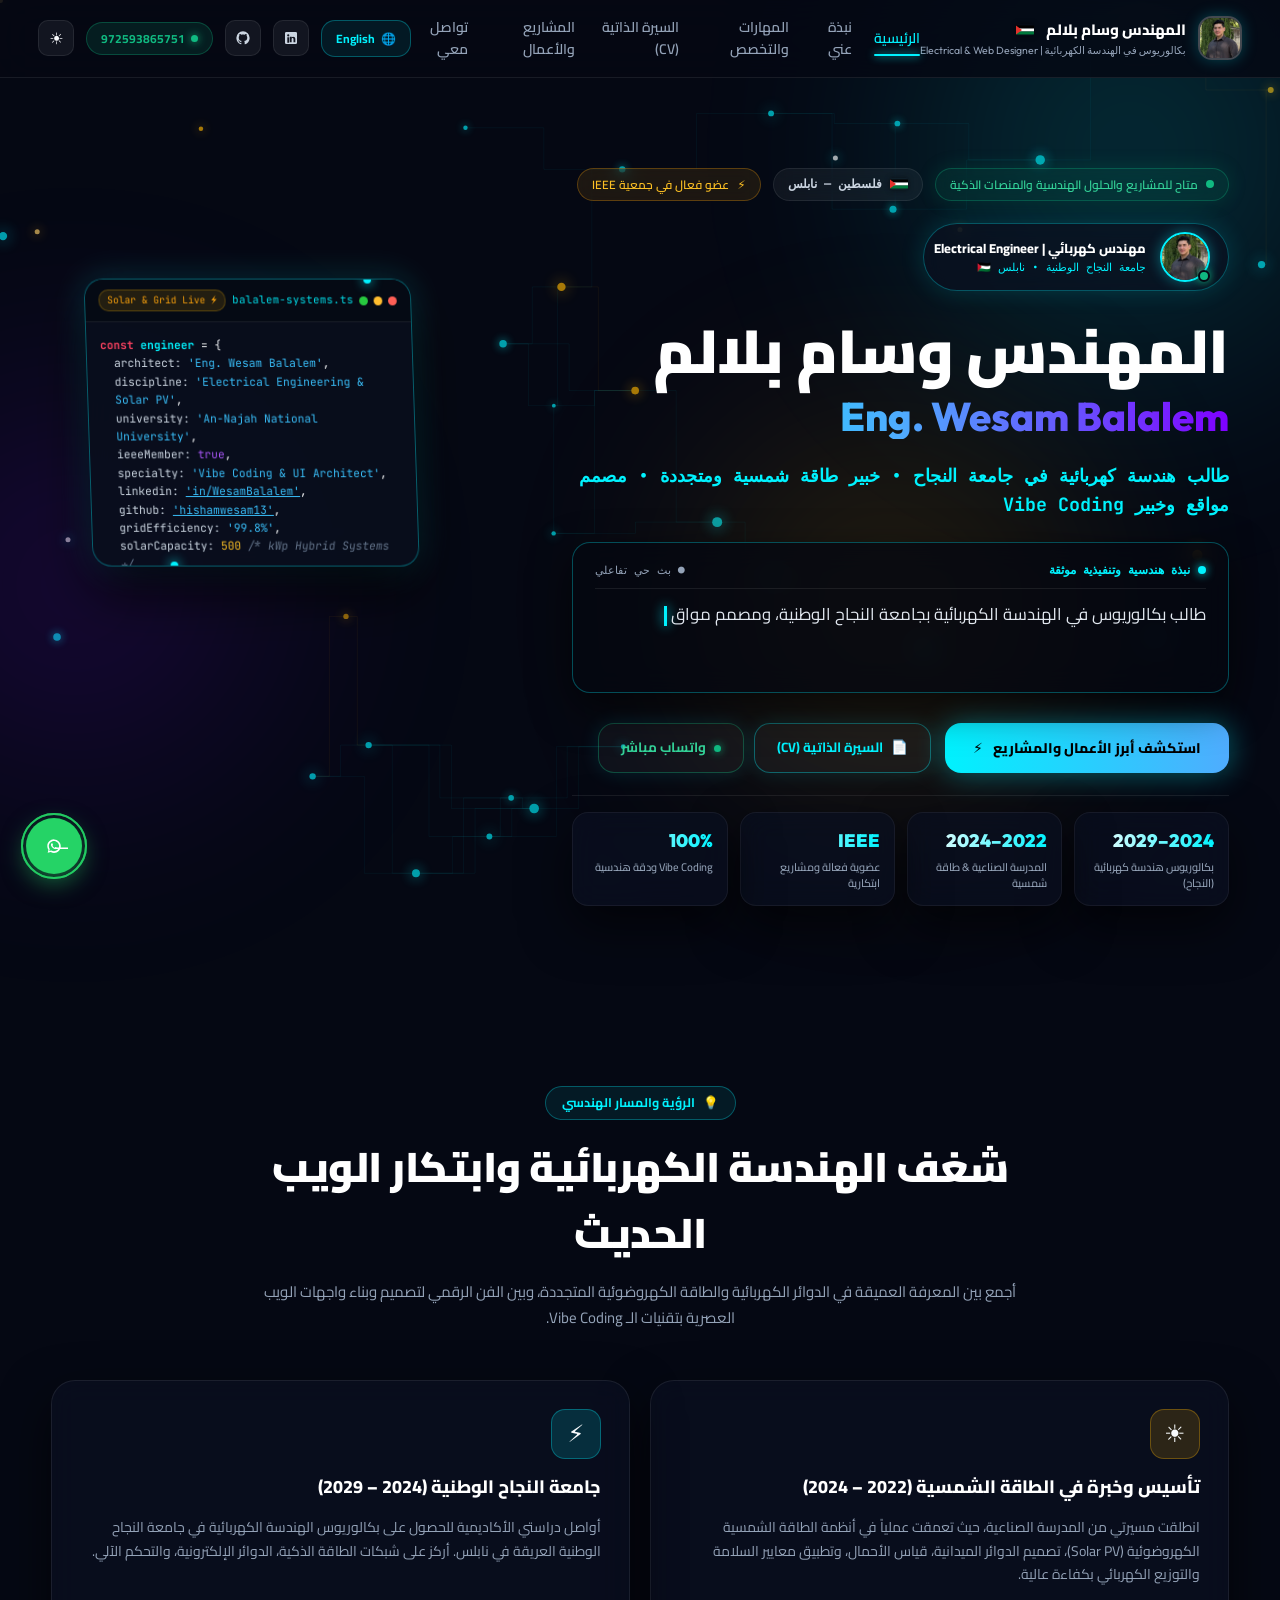
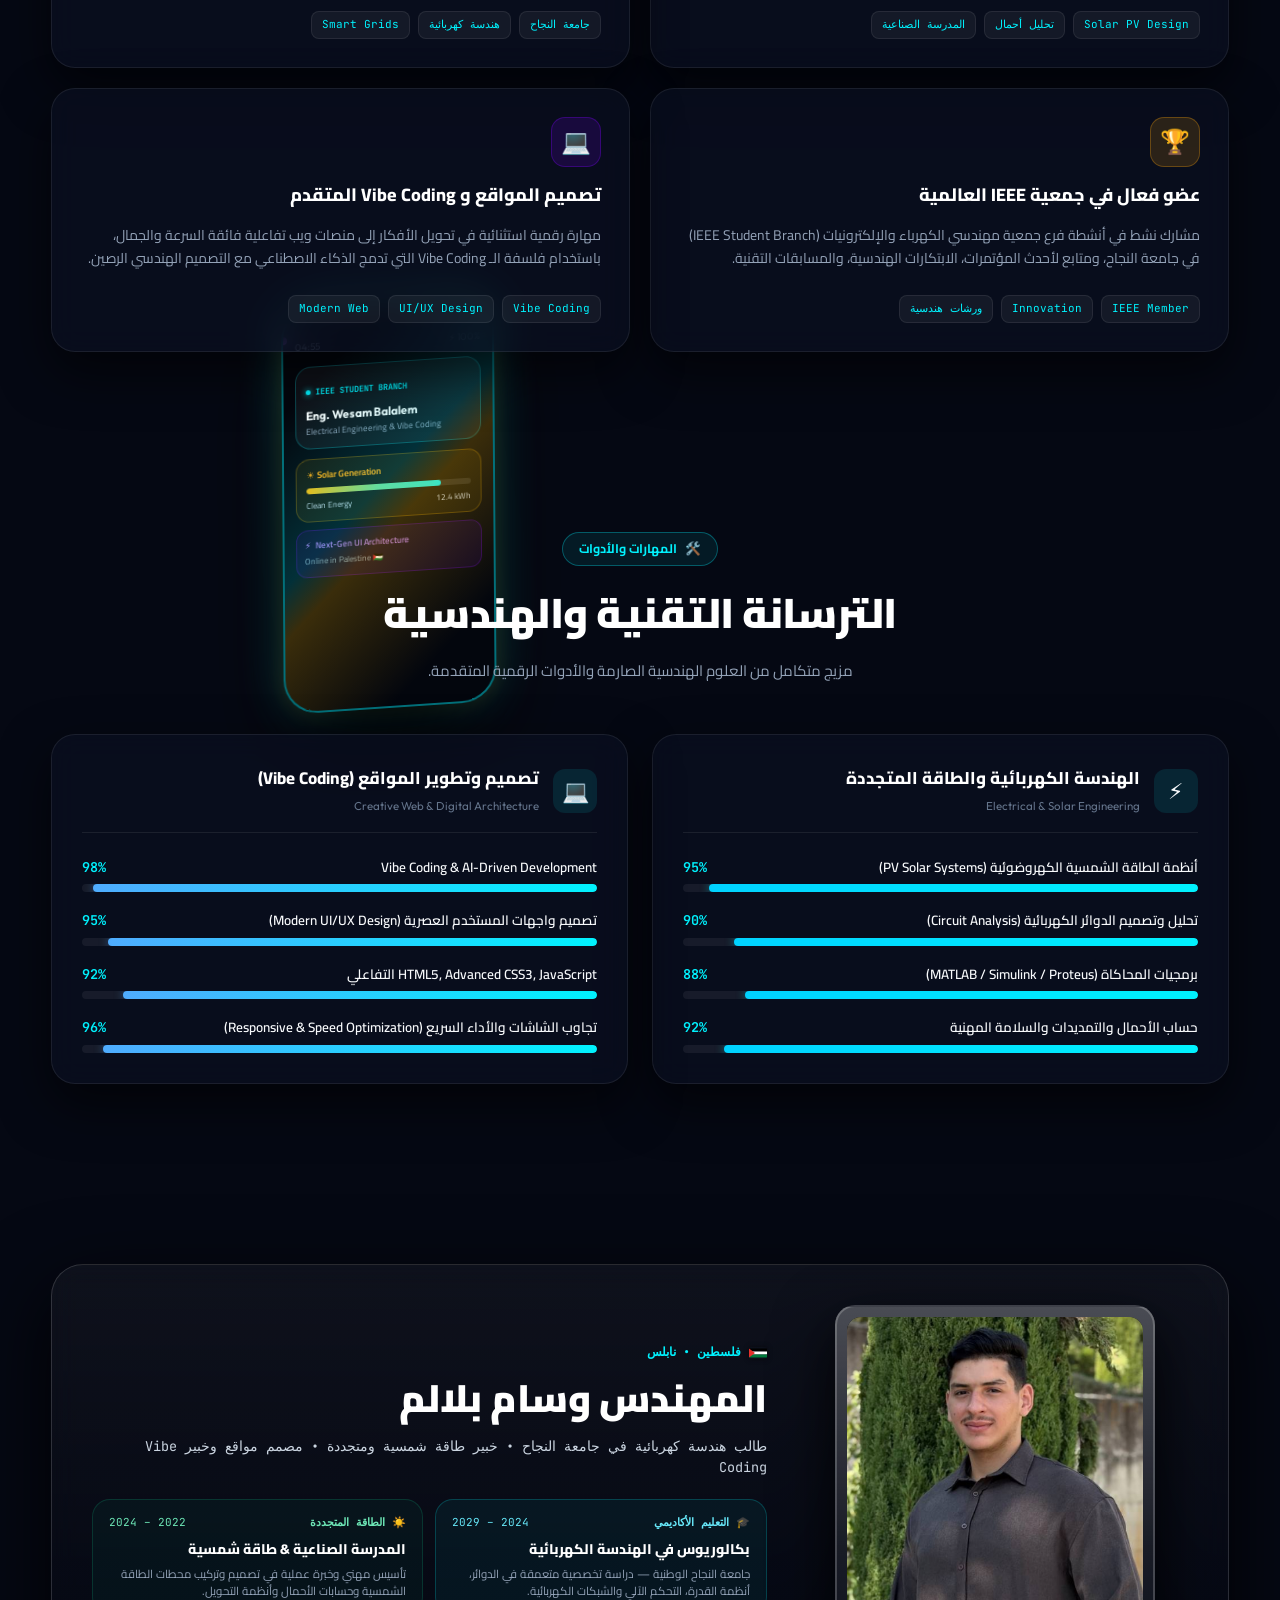
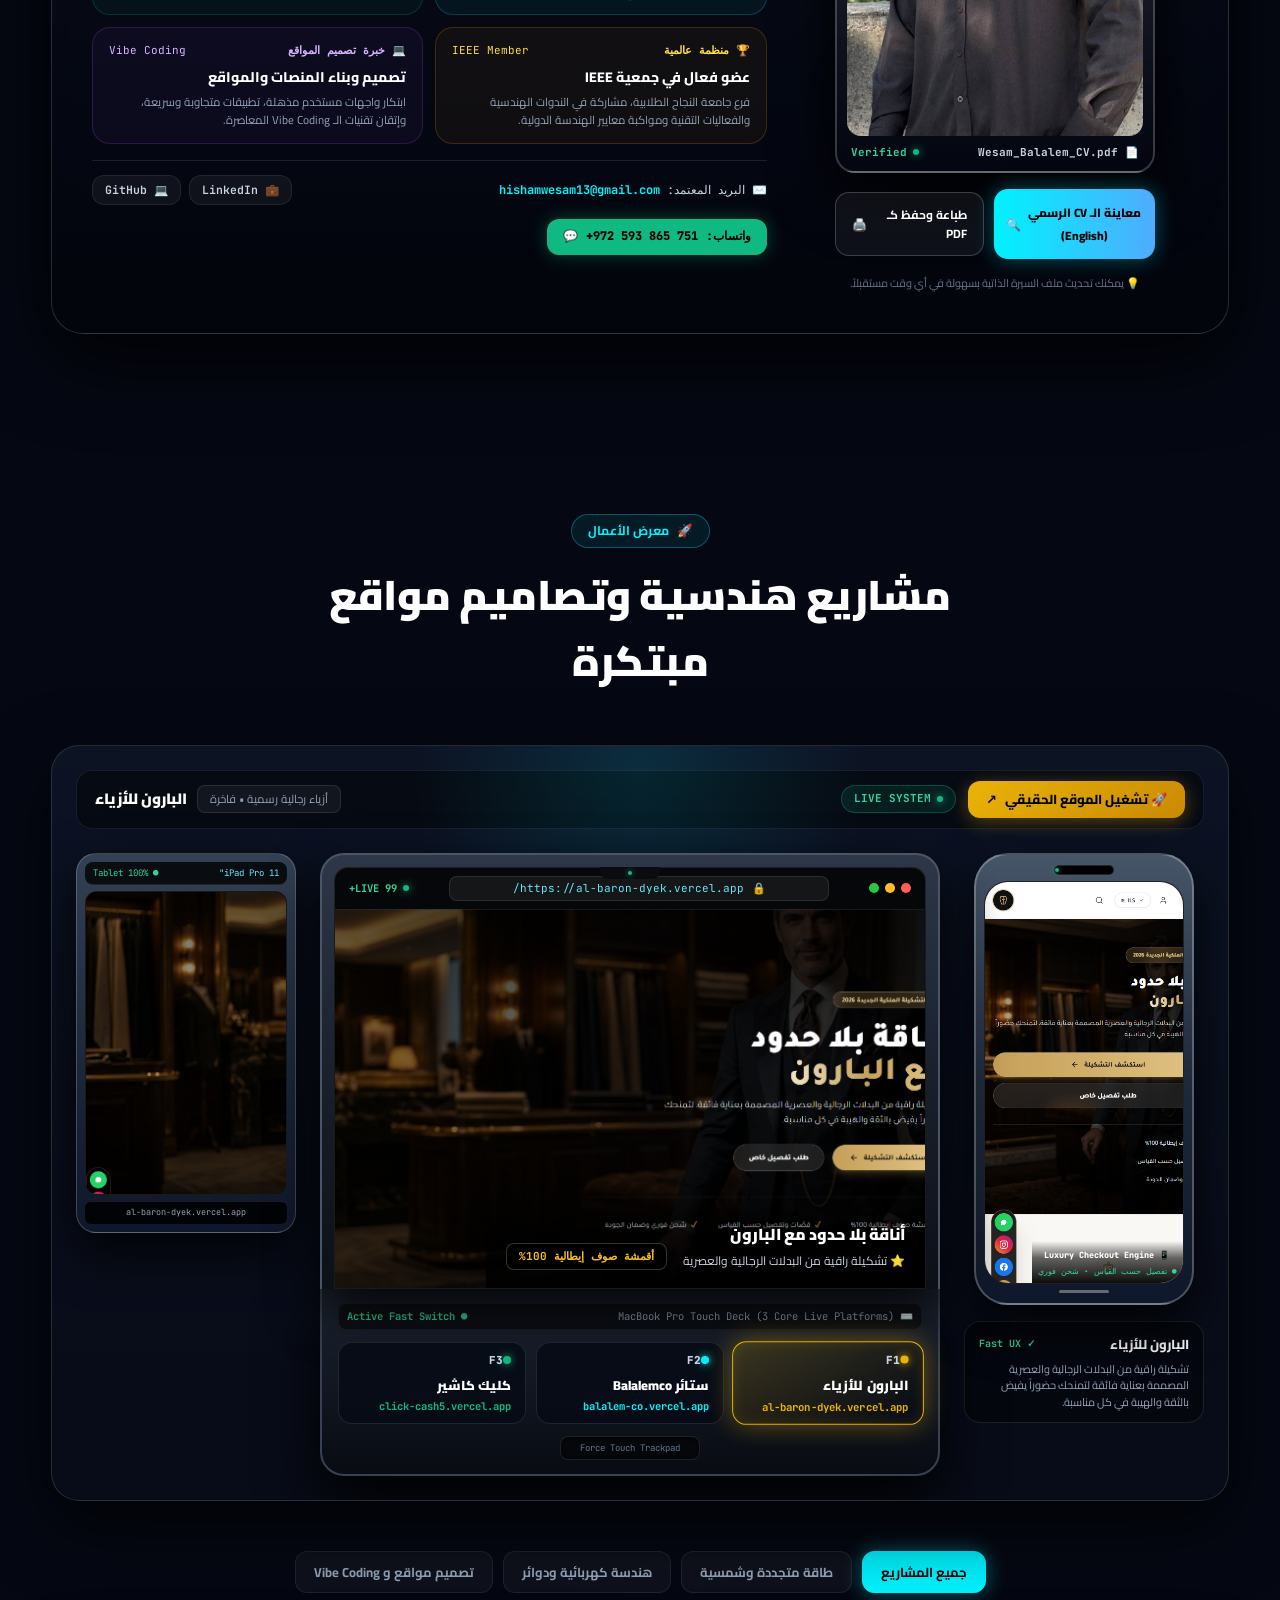
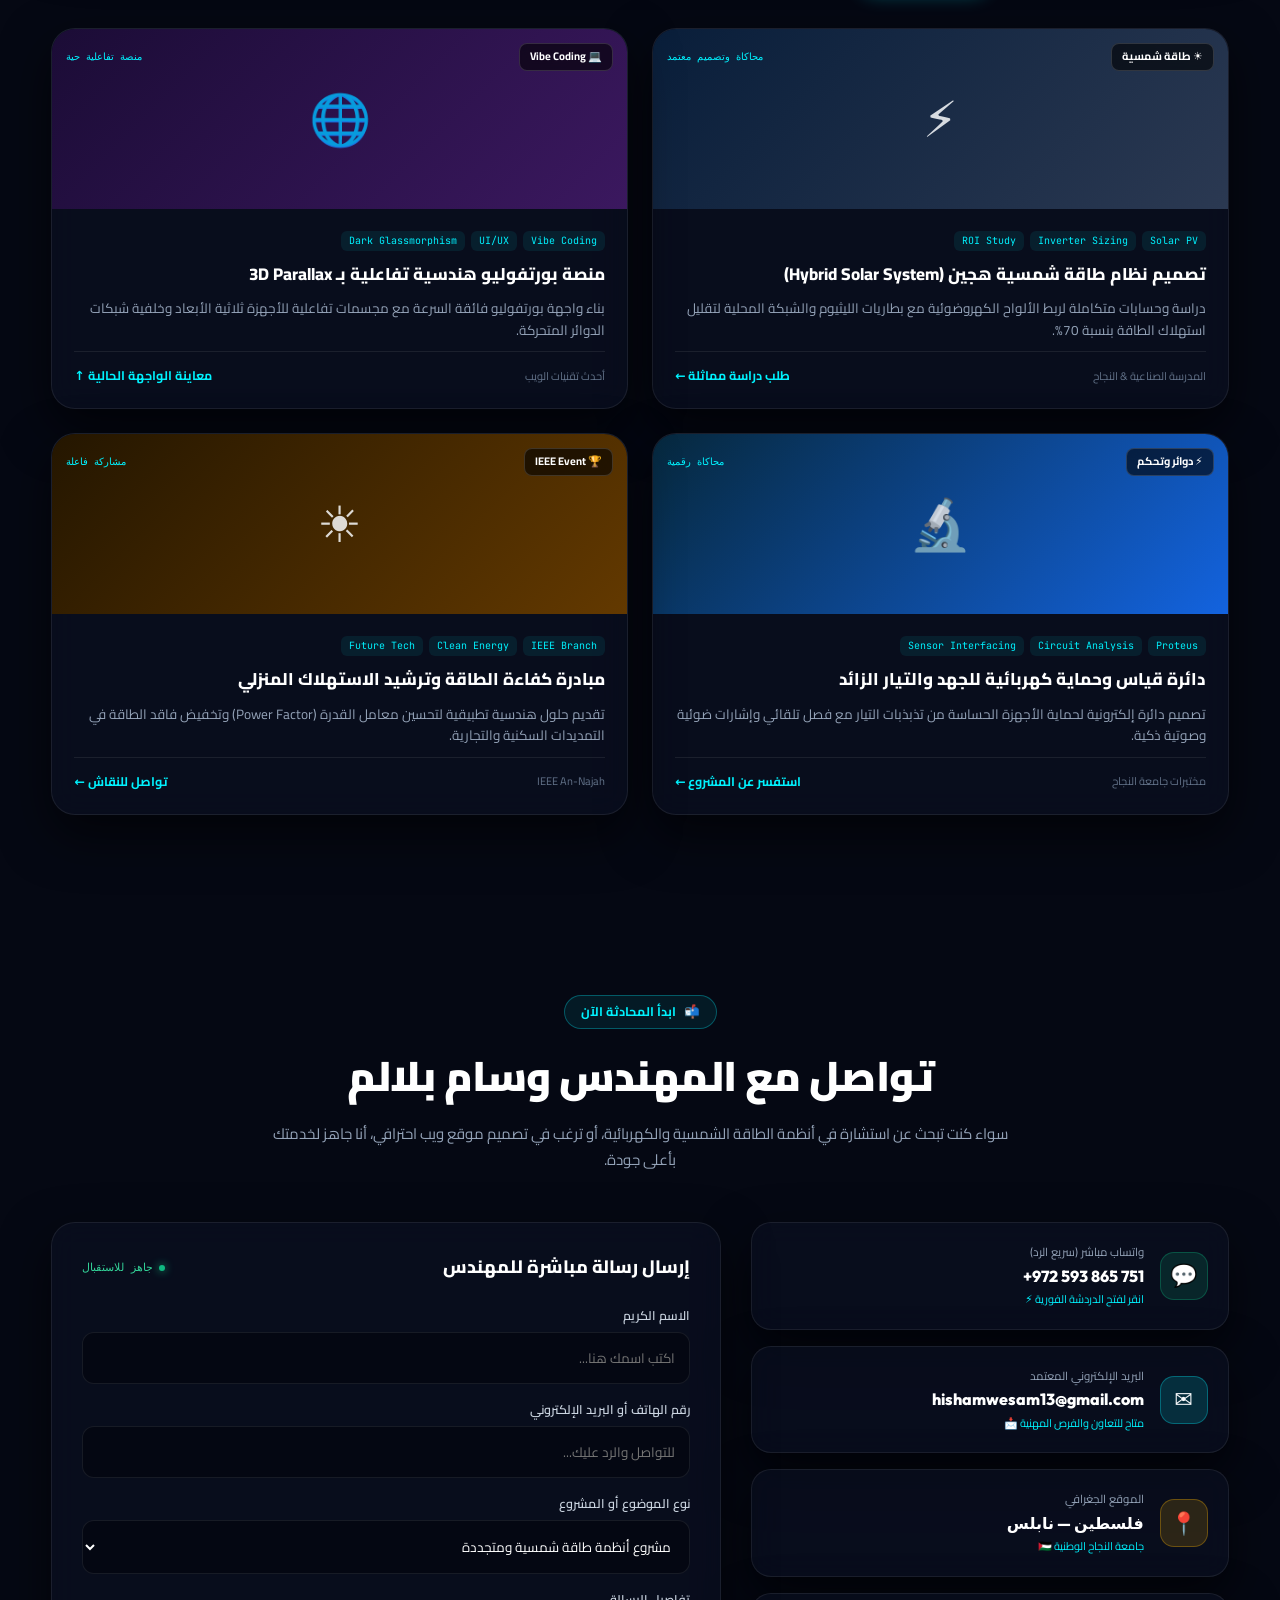
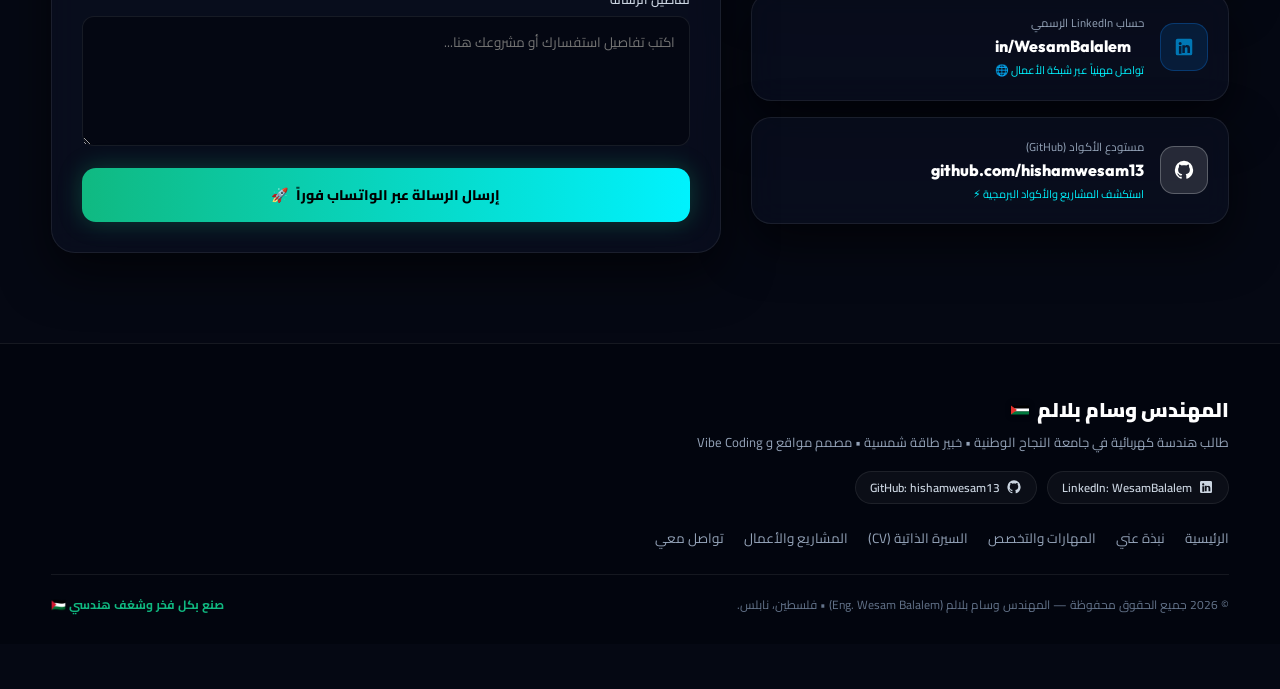
<file: index.html>
<!DOCTYPE html>
<html lang="ar" dir="rtl">
<head>
  <meta charset="UTF-8">
  <meta name="viewport" content="width=device-width, initial-scale=1.0, shrink-to-fit=no">
  <title>المهندس وسام بلالم | هندسة كهربائية وتصميم مواقع Vibe Coding</title>
  <meta name="description" content="البورتفوليو الرسمي للمهندس وسام بلالم - طالب بكالوريوس هندسة كهربائية بجامعة النجاح الوطنية، خبير طاقة شمسية ومتجددة، ومصمم مواقع ومطور Vibe Coding.">
  
  <!-- Favicon & Fonts -->
  <link rel="preconnect" href="https://fonts.googleapis.com">
  <link rel="preconnect" href="https://fonts.gstatic.com" crossorigin>
  <link href="https://fonts.googleapis.com/css2?family=Cairo:wght@300;400;500;600;700;800;900&family=Outfit:wght@400;500;600;700;800&family=JetBrains+Mono:wght@400;500;700&display=swap" rel="stylesheet">
  
  <link rel="stylesheet" href="./style.css">
</head>
<body>

  <!-- Electric Circuits & Particles Canvas Background -->
  <canvas id="circuitCanvas"></canvas>

  <!-- Ambient Glow Effects -->
  <div class="ambient-glow cyan-glow"></div>
  <div class="ambient-glow purple-glow"></div>
  <div class="ambient-glow gold-glow"></div>



  <!-- Navigation Bar -->
  <header class="navbar-wrapper">
    <nav class="navbar glass-nav">
      
      <!-- Profile Header Identical to snippet requested -->
      <a href="#hero" class="nav-brand group" data-cursor="true">
        <div class="avatar-ring">
          <img src="wesam-official.jpg?v=20260922" alt="المهندس وسام بلالم" class="brand-avatar" loading="eager">
        </div>
        <div class="brand-meta text-right">
          <div class="brand-name-wrap">
            <span class="brand-name">م. وسام بلالم</span>
            <!-- Palestine Flag (Secret 3-Click / Hold Admin Trigger) -->
            <span class="flag-trigger-wrapper" id="palestineSecretTriggerWrap" title="فلسطين (انقر 3 مرات أو اضغط مطولاً للوحة الأدمن)">
              <svg class="flag-svg secret-trigger" id="palestineSecretTrigger" viewBox="0 0 600 300" xmlns="http://www.w3.org/2000/svg" aria-label="علم فلسطين">
                <rect width="600" height="100" fill="#000000"></rect>
                <rect y="100" width="600" height="100" fill="#FFFFFF"></rect>
                <rect y="200" width="600" height="100" fill="#007A3D"></rect>
                <polygon points="0,0 200,150 0,300" fill="#E4312b"></polygon>
              </svg>
            </span>
          </div>
          <span class="brand-title">بكالوريوس في الهندسة الكهربائية | Electrical & Web Designer</span>
        </div>
      </a>

      <!-- Navigation Links -->
      <div class="nav-links">
        <a href="#hero" class="nav-link active">الرئيسية</a>
        <a href="#about" class="nav-link">نبذة عني</a>
        <a href="#skills" class="nav-link">المهارات والتخصص</a>
        <a href="#cv" class="nav-link">السيرة الذاتية (CV)</a>
        <a href="#projects" class="nav-link">المشاريع والأعمال</a>
        <a href="#contact" class="nav-link">تواصل معي</a>
      </div>

      <!-- Quick Actions -->
      <div class="nav-actions">
        <button id="langToggle" class="btn-lang" aria-label="تبديل اللغة / Switch Language" title="English / العربية">
          <span class="lang-icon">🌐</span>
          <span id="langLabel">English</span>
        </button>
        <a href="https://www.linkedin.com/in/WesamBalalem" target="_blank" rel="noopener noreferrer" class="btn-icon nav-social-btn" aria-label="LinkedIn" title="LinkedIn: WesamBalalem">
          <svg viewBox="0 0 24 24" width="16" height="16" fill="currentColor"><path d="M19 3a2 2 0 0 1 2 2v14a2 2 0 0 1-2 2H5a2 2 0 0 1-2-2V5a2 2 0 0 1 2-2h14m-.5 15.5v-5.3a3.26 3.26 0 0 0-3.26-3.26c-.85 0-1.84.52-2.28 1.3v-1.11h-2.79v8.37h2.79v-4.93c0-.77.62-1.4 1.39-1.4a1.4 1.4 0 0 1 1.4 1.4v4.93h2.75M6.46 10.9v8.37H9.2V10.9H6.46M7.83 6.44a1.64 1.64 0 1 0 0 3.28 1.64 1.64 0 0 0 0-3.28z"/></svg>
        </a>
        <a href="https://github.com/hishamwesam13" target="_blank" rel="noopener noreferrer" class="btn-icon nav-social-btn" aria-label="GitHub" title="GitHub: hishamwesam13">
          <svg viewBox="0 0 24 24" width="16" height="16" fill="currentColor"><path d="M12 2A10 10 0 0 0 2 12c0 4.42 2.87 8.17 6.84 9.5.5.08.66-.23.66-.5v-1.69c-2.77.6-3.36-1.34-3.36-1.34-.46-1.16-1.11-1.47-1.11-1.47-.91-.62.07-.6.07-.6 1 .07 1.53 1.03 1.53 1.03.87 1.52 2.34 1.07 2.91.83.1-.65.35-1.09.63-1.34-2.22-.25-4.55-1.11-4.55-4.92 0-1.11.38-2 1.03-2.71-.1-.25-.45-1.29.1-2.64 0 0 .84-.27 2.75 1.02.79-.22 1.65-.33 2.5-.33.85 0 1.71.11 2.5.33 1.91-1.29 2.75-1.02 2.75-1.02.55 1.35.2 2.39.1 2.64.65.71 1.03 1.6 1.03 2.71 0 3.82-2.34 4.66-4.57 4.91.36.31.69.92.69 1.85V21c0 .27.16.59.67.5C19.14 20.16 22 16.42 22 12A10 10 0 0 0 12 2z"/></svg>
        </a>
        <a href="https://wa.me/972593865751?text=%D9%85%D8%B1%D8%AD%D8%A8%D8%A7%D9%8B%20%D9%85%D9%87%D9%86%D8%AF%D8%B3%20%D9%88%D8%B3%D8%A7%D9%85%D8%8C%20%D8%A3%D9%88%D8%AF%20%D8%A7%D9%84%D8%AA%D9%88%D8%A7%D8%B5%D9%84%20%D9%85%D8%B9%D9%83" target="_blank" rel="noopener noreferrer" class="btn-nav-wa" title="واتساب مباشر">
          <span class="pulse-emerald"></span>
          <span class="wa-nav-text">واتساب</span>
        </a>
        <button id="themeToggle" class="btn-icon" aria-label="تبديل المظهر" title="تبديل المظهر">
          <span id="themeIcon">☀️</span>
        </button>
        <button id="mobileMenuBtn" class="mobile-toggle" aria-label="القائمة">
          <span></span><span></span><span></span>
        </button>
      </div>
    </nav>
  </header>

  <!-- Main Container -->
  <main class="site-main">

    <!-- HERO SECTION -->
    <section id="hero" class="section hero-section">
      <div class="container hero-container">
        
        <div class="hero-content">
          
          <!-- Top Badges Row -->
          <div class="badges-row">
            <div class="badge-status glass-badge">
              <span class="ping-dot"></span>
              <span>متاح للمشاريع والحلول الهندسية والمنصات الذكية</span>
            </div>
            
            <div class="badge-location glass-badge">
              <svg class="flag-svg" viewBox="0 0 600 300" xmlns="http://www.w3.org/2000/svg" aria-label="علم فلسطين">
                <rect width="600" height="100" fill="#000000"></rect>
                <rect y="100" width="600" height="100" fill="#FFFFFF"></rect>
                <rect y="200" width="600" height="100" fill="#007A3D"></rect>
                <polygon points="0,0 200,150 0,300" fill="#E4312b"></polygon>
              </svg>
              <span>فلسطين — نابلس</span>
            </div>

            <div class="badge-ieee glass-badge">
              <span class="sparkle-icon">⚡</span>
              <span>عضو فعال في جمعية IEEE</span>
            </div>
          </div>

          <!-- Hero Headings & Profile Badge -->
          <div class="hero-profile-badge">
            <div class="hero-avatar-wrap">
              <img src="wesam-official.jpg?v=20260922" alt="المهندس وسام بلالم" class="hero-avatar-img">
              <span class="hero-avatar-status" title="متاح للعمل والمشاريع"></span>
            </div>
            <div class="hero-profile-info">
              <span class="hero-profile-role">مهندس كهربائي | Electrical Engineer</span>
              <span class="hero-profile-uni">جامعة النجاح الوطنية • نابلس 🇵🇸</span>
            </div>
          </div>

          <div class="hero-titles">
            <h1 class="hero-name">
              <span class="block-ar">المهندس وسام بلالم</span>
              <span class="block-en">Eng. Wesam Balalem</span>
            </h1>
          </div>

          <!-- Subtitle -->
          <div class="hero-subtitle">
            طالب هندسة كهربائية في جامعة النجاح • خبير طاقة شمسية ومتجددة • مصمم مواقع وخبير Vibe Coding
          </div>

          <!-- Live Interactive Typing Box (Exact request) -->
          <div class="live-typing-card glass-card">
            <div class="live-card-header">
              <span class="live-title">
                <span class="live-pulse"></span>
                <span>نبذة هندسية وتنفيذية موثقة</span>
              </span>
              <span class="live-stream-badge">● بث حي تفاعلي</span>
            </div>
            <p class="live-typing-text" id="typewriterParagraph">
              <span id="typewriterContent"></span><span class="typing-cursor"></span>
            </p>
          </div>

          <!-- Action Buttons (CTA) -->
          <div class="hero-buttons">
            <a href="#projects" class="btn-primary" data-cursor="true">
              <span>استكشف أبرز الأعمال والمشاريع</span>
              <span class="btn-icon-right">⚡</span>
            </a>
            
            <div class="btn-group-secondary">
              <a href="#cv" class="btn-glass" data-cursor="true">
                <span>📄</span>
                <span>السيرة الذاتية (CV)</span>
              </a>
              
              <a href="https://wa.me/972593865751?text=%D9%85%D8%B1%D8%AD%D8%A8%D8%A7%D9%8B%20%D9%85%D9%87%D9%86%D8%AF%D8%B3%20%D9%88%D8%B3%D8%A7%D9%85%D8%8C%20%D8%A3%D9%88%D8%AF%20%D8%A7%D9%84%D8%AA%D9%88%D8%A7%D8%B5%D9%84%20%D9%85%D8%B9%D9%83" target="_blank" rel="noopener noreferrer" class="btn-glass btn-wa" data-cursor="true">
                <span class="pulse-emerald-sm"></span>
                <span>واتساب مباشر</span>
              </a>
            </div>
          </div>

          <!-- Stats Counters -->
          <div class="hero-stats-grid">
            <div class="glass-card stat-box">
              <div class="stat-number">2024–2029</div>
              <div class="stat-label">بكالوريوس هندسة كهربائية (النجاح)</div>
            </div>
            
            <div class="glass-card stat-box">
              <div class="stat-number">2022–2024</div>
              <div class="stat-label">المدرسة الصناعية & طاقة شمسية</div>
            </div>
            
            <div class="glass-card stat-box">
              <div class="stat-number">IEEE</div>
              <div class="stat-label">عضوية فعالة ومشاريع ابتكارية</div>
            </div>
            
            <div class="glass-card stat-box">
              <div class="stat-number">100%</div>
              <div class="stat-label">Vibe Coding ودقة هندسية</div>
            </div>
          </div>

        </div>

        <!-- Left Column: The Interactive 3D Side Screen (Tablet & Phone Mockups) -->
        <div class="hero-side-screen" id="heroSideScreen">
          <div class="side-screen-wrapper">
            
            <!-- Floating Tech Tablet / Code Monitor -->
            <div class="device-tablet" id="deviceTablet">
              <div class="device-tablet-inner">
                <div class="tablet-header">
                  <div class="window-dots">
                    <span class="dot dot-red"></span>
                    <span class="dot dot-yellow"></span>
                    <span class="dot dot-green"></span>
                  </div>
                  <div class="tablet-filename">balalem-systems.ts</div>
                  <div class="tablet-badge">⚡ Solar & Grid Live</div>
                </div>
                <div class="tablet-screen">
                  <div class="code-line"><span class="c-keyword">const</span> <span class="c-obj">engineer</span> = {</div>
                  <div class="code-line indent-1"><span class="c-key">architect:</span> <span class="c-str">'Eng. Wesam Balalem'</span>,</div>
                  <div class="code-line indent-1"><span class="c-key">discipline:</span> <span class="c-str">'Electrical Engineering & Solar PV'</span>,</div>
                  <div class="code-line indent-1"><span class="c-key">university:</span> <span class="c-str">'An-Najah National University'</span>,</div>
                  <div class="code-line indent-1"><span class="c-key">ieeeMember:</span> <span class="c-bool">true</span>,</div>
                  <div class="code-line indent-1"><span class="c-key">specialty:</span> <span class="c-str">'Vibe Coding & UI Architect'</span>,</div>
                  <div class="code-line indent-1"><span class="c-key">linkedin:</span> <a href="https://www.linkedin.com/in/WesamBalalem" target="_blank" rel="noopener noreferrer" style="color: #38bdf8; text-decoration: underline;"><span class="c-str">'in/WesamBalalem'</span></a>,</div>
                  <div class="code-line indent-1"><span class="c-key">github:</span> <a href="https://github.com/hishamwesam13" target="_blank" rel="noopener noreferrer" style="color: #38bdf8; text-decoration: underline;"><span class="c-str">'hishamwesam13'</span></a>,</div>
                  <div class="code-line indent-1"><span class="c-key">gridEfficiency:</span> <span class="c-str">'99.8%'</span>,</div>
                  <div class="code-line indent-1"><span class="c-key">solarCapacity:</span> <span class="c-num">500</span> <span class="c-comment">/* kWp Hybrid Systems */</span></div>
                  <div class="code-line">};</div>
                  <div class="tablet-status-pill">
                    <span class="status-indicator"></span>
                    <span>Palestine • Nablus (Active)</span>
                  </div>
                </div>
              </div>
              <!-- Circuit Connector Nodes -->
              <div class="circuit-node node-t1"></div>
              <div class="circuit-node node-t2"></div>
              <div class="circuit-line line-t1"></div>
            </div>

            <!-- Floating Sleek Smartphone -->
            <div class="device-phone" id="devicePhone">
              <div class="device-phone-inner">
                <div class="phone-notch">
                  <div class="dynamic-island">
                    <span class="sensor"></span>
                    <span class="camera"></span>
                  </div>
                </div>
                <div class="phone-screen">
                  <div class="phone-header-bar">
                    <span class="phone-clock" id="phoneClock">12:30</span>
                    <div class="phone-icons">
                      <span class="signal-icon">⚡</span>
                      <span class="battery-icon">100%</span>
                    </div>
                  </div>
                  
                  <div class="phone-widget">
                    <div class="widget-badge">
                      <span class="pulse-dot"></span>
                      <span>IEEE STUDENT BRANCH</span>
                    </div>
                    <div class="widget-title">Eng. Wesam Balalem</div>
                    <div class="widget-sub">Electrical Engineering & Vibe Coding</div>
                  </div>

                  <div class="phone-card">
                    <div class="phone-card-title">☀️ Solar Generation</div>
                    <div class="phone-meter">
                      <div class="meter-fill"></div>
                    </div>
                    <div class="meter-info">
                      <span>Clean Energy</span>
                      <span class="meter-val">12.4 kWh</span>
                    </div>
                  </div>

                  <div class="phone-card mini">
                    <div class="phone-chip">
                      <span class="chip-icon">⚡</span>
                      <span>Next-Gen UI Architecture</span>
                    </div>
                    <div class="phone-status">Online in Palestine 🇵🇸</div>
                  </div>
                </div>
              </div>
              <!-- Phone Circuit Nodes -->
              <div class="circuit-node node-p1"></div>
              <div class="circuit-line line-p1"></div>
            </div>

          </div>
        </div>

      </div>
    </section>

    <!-- ABOUT SECTION -->
    <section id="about" class="section about-section">
      <div class="container">
        
        <div class="section-header">
          <div class="section-tag">
            <span class="tag-sparkle">💡</span>
            <span>الرؤية والمسار الهندسي</span>
          </div>
          <h2 class="section-title">شغف الهندسة الكهربائية وابتكار الويب الحديث</h2>
          <p class="section-desc">أجمع بين المعرفة العميقة في الدوائر الكهربائية والطاقة الكهروضوئية المتجددة، وبين الفن الرقمي لتصميم وبناء واجهات الويب العصرية بتقنيات الـ Vibe Coding.</p>
        </div>

        <div class="about-grid">
          
          <div class="about-card glass-card">
            <div class="about-card-icon solar-icon">☀️</div>
            <h3 class="about-card-title">تأسيس وخبرة في الطاقة الشمسية (2022 – 2024)</h3>
            <p class="about-card-text">
              انطلقت مسيرتي من المدرسة الصناعية، حيث تعمقت عملياً في أنظمة الطاقة الشمسية الكهروضوئية (Solar PV)، تصميم الدوائر الميدانية، قياس الأحمال، وتطبيق معايير السلامة والتوزيع الكهربائي بكفاءة عالية.
            </p>
            <div class="card-tags">
              <span class="tag-item">Solar PV Design</span>
              <span class="tag-item">تحليل أحمال</span>
              <span class="tag-item">المدرسة الصناعية</span>
            </div>
          </div>

          <div class="about-card glass-card">
            <div class="about-card-icon ee-icon">⚡</div>
            <h3 class="about-card-title">جامعة النجاح الوطنية (2024 – 2029)</h3>
            <p class="about-card-text">
              أواصل دراستي الأكاديمية للحصول على بكالوريوس الهندسة الكهربائية في جامعة النجاح الوطنية العريقة في نابلس. أركز على شبكات الطاقة الذكية، الدوائر الإلكترونية، والتحكم الآلي.
            </p>
            <div class="card-tags">
              <span class="tag-item">جامعة النجاح</span>
              <span class="tag-item">هندسة كهربائية</span>
              <span class="tag-item">Smart Grids</span>
            </div>
          </div>

          <div class="about-card glass-card">
            <div class="about-card-icon ieee-icon">🏆</div>
            <h3 class="about-card-title">عضو فعال في جمعية IEEE العالمية</h3>
            <p class="about-card-text">
              مشارك نشط في أنشطة فرع جمعية مهندسي الكهرباء والإلكترونيات (IEEE Student Branch) في جامعة النجاح، ومتابع لأحدث المؤتمرات، الابتكارات الهندسية، والمسابقات التقنية.
            </p>
            <div class="card-tags">
              <span class="tag-item">IEEE Member</span>
              <span class="tag-item">Innovation</span>
              <span class="tag-item">ورشات هندسية</span>
            </div>
          </div>

          <div class="about-card glass-card">
            <div class="about-card-icon web-icon">💻</div>
            <h3 class="about-card-title">تصميم المواقع و Vibe Coding المتقدم</h3>
            <p class="about-card-text">
              مهارة رقمية استثنائية في تحويل الأفكار إلى منصات ويب تفاعلية فائقة السرعة والجمال، باستخدام فلسفة الـ Vibe Coding التي تدمج الذكاء الاصطناعي مع التصميم الهندسي الرصين.
            </p>
            <div class="card-tags">
              <span class="tag-item">Vibe Coding</span>
              <span class="tag-item">UI/UX Design</span>
              <span class="tag-item">Modern Web</span>
            </div>
          </div>

        </div>

      </div>
    </section>

    <!-- SKILLS MATRIX -->
    <section id="skills" class="section skills-section">
      <div class="container">
        
        <div class="section-header">
          <div class="section-tag">
            <span class="tag-sparkle">🛠️</span>
            <span>المهارات والأدوات</span>
          </div>
          <h2 class="section-title">الترسانة التقنية والهندسية</h2>
          <p class="section-desc">مزيج متكامل من العلوم الهندسية الصارمة والأدوات الرقمية المتقدمة.</p>
        </div>

        <div class="skills-wrapper-grid">
          
          <!-- Electrical & Solar Column -->
          <div class="skill-category glass-card">
            <div class="category-header">
              <span class="category-icon">⚡</span>
              <div>
                <h3 class="category-title">الهندسة الكهربائية والطاقة المتجددة</h3>
                <span class="category-subtitle">Electrical & Solar Engineering</span>
              </div>
            </div>

            <div class="skills-list">
              <div class="skill-bar-item">
                <div class="skill-info">
                  <span>أنظمة الطاقة الشمسية الكهروضوئية (PV Solar Systems)</span>
                  <span class="skill-percent">95%</span>
                </div>
                <div class="skill-progress"><div class="progress-fill fill-cyan" style="width: 95%;"></div></div>
              </div>

              <div class="skill-bar-item">
                <div class="skill-info">
                  <span>تحليل وتصميم الدوائر الكهربائية (Circuit Analysis)</span>
                  <span class="skill-percent">90%</span>
                </div>
                <div class="skill-progress"><div class="progress-fill fill-cyan" style="width: 90%;"></div></div>
              </div>

              <div class="skill-bar-item">
                <div class="skill-info">
                  <span>برمجيات المحاكاة (MATLAB / Simulink / Proteus)</span>
                  <span class="skill-percent">88%</span>
                </div>
                <div class="skill-progress"><div class="progress-fill fill-cyan" style="width: 88%;"></div></div>
              </div>

              <div class="skill-bar-item">
                <div class="skill-info">
                  <span>حساب الأحمال والتمديدات والسلامة المهنية</span>
                  <span class="skill-percent">92%</span>
                </div>
                <div class="skill-progress"><div class="progress-fill fill-cyan" style="width: 92%;"></div></div>
              </div>
            </div>
          </div>

          <!-- Web Design & Vibe Coding Column -->
          <div class="skill-category glass-card">
            <div class="category-header">
              <span class="category-icon">💻</span>
              <div>
                <h3 class="category-title">تصميم وتطوير المواقع (Vibe Coding)</h3>
                <span class="category-subtitle">Creative Web & Digital Architecture</span>
              </div>
            </div>

            <div class="skills-list">
              <div class="skill-bar-item">
                <div class="skill-info">
                  <span>Vibe Coding & AI-Driven Development</span>
                  <span class="skill-percent">98%</span>
                </div>
                <div class="skill-progress"><div class="progress-fill fill-blue" style="width: 98%;"></div></div>
              </div>

              <div class="skill-bar-item">
                <div class="skill-info">
                  <span>تصميم واجهات المستخدم العصرية (Modern UI/UX Design)</span>
                  <span class="skill-percent">95%</span>
                </div>
                <div class="skill-progress"><div class="progress-fill fill-blue" style="width: 95%;"></div></div>
              </div>

              <div class="skill-bar-item">
                <div class="skill-info">
                  <span>HTML5, Advanced CSS3, JavaScript التفاعلي</span>
                  <span class="skill-percent">92%</span>
                </div>
                <div class="skill-progress"><div class="progress-fill fill-blue" style="width: 92%;"></div></div>
              </div>

              <div class="skill-bar-item">
                <div class="skill-info">
                  <span>تجاوب الشاشات والأداء السريع (Responsive & Speed Optimization)</span>
                  <span class="skill-percent">96%</span>
                </div>
                <div class="skill-progress"><div class="progress-fill fill-blue" style="width: 96%;"></div></div>
              </div>
            </div>
          </div>

        </div>

      </div>
    </section>

    <!-- CV SECTION (Exact requested structure with Bachelor next to it) -->
    <section id="cv" class="section cv-section">
      <div class="container">
        
        <div class="cv-card-wrapper glass-card">
          <div class="cv-grid">
            
            <!-- Left CV Preview Column -->
            <div class="cv-col-preview">
              <div class="cv-mockup-card" id="openCvModalBtn" data-cursor="true" title="انقر لمعاينة السيرة الذاتية">
                <div class="cv-mockup-frame">
                  <img src="wesam-cv-live.png?v=2026" alt="Official Curriculum Vitae — Eng. Wesam Balalem" class="cv-mockup-img" loading="eager">
                  <div class="cv-hover-overlay">
                    <span class="zoom-bubble">🔍</span>
                    <span class="zoom-text">انقر للمعاينة بملء الشاشة</span>
                  </div>
                </div>
                <div class="cv-status-row">
                  <span class="cv-file-name">📄 Wesam_Balalem_CV.pdf</span>
                  <span class="cv-badge-verified">
                    <span class="ping-dot-emerald"></span>
                    <span>Verified</span>
                  </span>
                </div>
              </div>

              <!-- Action Buttons for CV -->
              <div class="cv-action-buttons">
                <button class="btn-cv-preview" id="previewCvBtn" data-cursor="true" style="flex: 1.2;">
                  <span>معاينة الـ CV الرسمي (English)</span>
                  <span>🔍</span>
                </button>
                <a href="cv.html" target="_blank" class="btn-cv-download" data-cursor="true" id="downloadCvBtn" style="flex: 1;">
                  <span>طباعة وحفظ كـ PDF</span>
                  <span>🖨️</span>
                </a>
              </div>
              <p class="cv-note-edit">💡 يمكنك تحديث ملف السيرة الذاتية بسهولة في أي وقت مستقبلاً.</p>
            </div>

            <!-- Right Details Column (Exact user requirements) -->
            <div class="cv-col-details">
              
              <div class="cv-details-header">
                <div class="cv-loc-badge">
                  <svg class="flag-svg" viewBox="0 0 600 300" xmlns="http://www.w3.org/2000/svg" aria-label="علم فلسطين">
                    <rect width="600" height="100" fill="#000000"></rect>
                    <rect y="100" width="600" height="100" fill="#FFFFFF"></rect>
                    <rect y="200" width="600" height="100" fill="#007A3D"></rect>
                    <polygon points="0,0 200,150 0,300" fill="#E4312b"></polygon>
                  </svg>
                  <span>فلسطين • نابلس</span>
                </div>
                <h3 class="cv-person-name">المهندس وسام بلالم</h3>
                <p class="cv-person-sub">طالب بكالوريوس في الهندسة الكهربائية في جامعة النجاح ومصمم مواقع وخبير Vibe Coding</p>
              </div>

              <!-- Academic & Practical Cards Grid -->
              <div class="cv-features-grid">
                
                <!-- Bachelor's Degree Card -->
                <div class="cv-feature-box box-cyan">
                  <div class="box-top">
                    <span class="box-tag">🎓 التعليم الأكاديمي</span>
                    <span class="box-period">2024 – 2029</span>
                  </div>
                  <div class="box-title">بكالوريوس في الهندسة الكهربائية</div>
                  <p class="box-desc">جامعة النجاح الوطنية — دراسة تخصصية متعمقة في الدوائر، أنظمة القدرة، التحكم الآلي والشبكات الكهربائية.</p>
                </div>

                <!-- Industrial School & Solar Energy -->
                <div class="cv-feature-box box-emerald">
                  <div class="box-top">
                    <span class="box-tag">☀️ الطاقة المتجددة</span>
                    <span class="box-period">2022 – 2024</span>
                  </div>
                  <div class="box-title">المدرسة الصناعية & طاقة شمسية</div>
                  <p class="box-desc">تأسيس مهني وخبرة عملية في تصميم وتركيب محطات الطاقة الشمسية وحسابات الأحمال وأنظمة التحويل.</p>
                </div>

                <!-- IEEE Membership -->
                <div class="cv-feature-box box-amber">
                  <div class="box-top">
                    <span class="box-tag">🏆 منظمة عالمية</span>
                    <span class="box-period">IEEE Member</span>
                  </div>
                  <div class="box-title">عضو فعال في جمعية IEEE</div>
                  <p class="box-desc">فرع جامعة النجاح الطلابية، مشاركة في الندوات الهندسية والفعاليات التقنية ومواكبة معايير الهندسة الدولية.</p>
                </div>

                <!-- Vibe Coding & Web Design -->
                <div class="cv-feature-box box-purple">
                  <div class="box-top">
                    <span class="box-tag">💻 خبرة تصميم المواقع</span>
                    <span class="box-period">Vibe Coding</span>
                  </div>
                  <div class="box-title">تصميم وبناء المنصات والمواقع</div>
                  <p class="box-desc">ابتكار واجهات مستخدم مذهلة، تطبيقات متجاوبة وسريعة، وإتقان تقنيات الـ Vibe Coding المعاصرة.</p>
                </div>

              </div>

              <!-- Footer Contact Row inside CV card -->
              <div class="cv-card-footer">
                <div class="cv-email-info">
                  <span>✉️ البريد المعتمد: </span>
                  <a href="mailto:hishamwesam13@gmail.com" class="email-link">hishamwesam13@gmail.com</a>
                </div>

                <div class="cv-social-chips">
                  <a href="https://www.linkedin.com/in/WesamBalalem" target="_blank" rel="noopener noreferrer" class="btn-cv-social" title="LinkedIn: WesamBalalem">
                    <span>💼 LinkedIn</span>
                  </a>
                  <a href="https://github.com/hishamwesam13" target="_blank" rel="noopener noreferrer" class="btn-cv-social" title="GitHub: hishamwesam13">
                    <span>💻 GitHub</span>
                  </a>
                </div>

                <a href="https://wa.me/972593865751?text=%D9%85%D8%B1%D8%AD%D8%A8%D8%A7%D9%8B%20%D9%85%D9%87%D9%86%D8%AF%D8%B3%20%D9%88%D8%B3%D8%A7%D9%85%D8%8C%20%D8%A3%D9%88%D8%AF%20%D8%A7%D9%84%D8%AA%D9%88%D8%A7%D8%B5%D9%84%20%D9%85%D8%B9%D9%83" target="_blank" rel="noopener noreferrer" class="btn-wa-chip" data-cursor="true">
                  <span>واتساب: </span>
                  <span dir="ltr" class="wa-num">+972 593 865 751</span>
                  <span>💬</span>
                </a>
              </div>

            </div>

          </div>
        </div>

      </div>
    </section>

    <!-- PROJECTS SECTION -->
    <section id="projects" class="section projects-section">
      <div class="container">
        
        <div class="section-header">
          <div class="section-tag">
            <span class="tag-sparkle">🚀</span>
            <span>معرض الأعمال</span>
          </div>
          <h2 class="section-title">مشاريع هندسية وتصاميم مواقع مبتكرة</h2>
        </div>

        <!-- INTERACTIVE MULTI-DEVICE WEB ARCHITECTURE DECK -->
        <div class="web-showcase-wrapper" id="webDeckWrapper">
          
          <!-- Top Control Header -->
          <div class="deck-top-bar">
            <div class="deck-top-left">
              <a href="https://al-baron-dyek.vercel.app/" target="_blank" rel="noopener noreferrer" class="btn-deck-launch" id="deckLaunchBtn">
                <span>🚀 تشغيل الموقع الحقيقي</span>
                <span class="launch-arrow">↗</span>
              </a>
              <span class="deck-power-badge">
                <span class="ping-dot-emerald"></span>
                <span>LIVE SYSTEM</span>
              </span>
            </div>

            <div class="deck-top-right">
              <span class="deck-site-category" id="deckCategoryBadge">أزياء رجالية رسمية • فاخرة</span>
              <span class="deck-brand-name" id="deckBrandHeader">البارون للأزياء</span>
            </div>
          </div>

          <!-- Multi-Device Grid -->
          <div class="deck-devices-grid">
            
            <!-- Left: Smartphone Frame -->
            <div class="deck-col-phone">
              <div class="phone-mockup-wrap">
                <div class="deck-phone-shell">
                  <div class="phone-island">
                    <span class="island-camera"></span>
                  </div>
                  <div class="phone-screen-area">
                    <img src="showcase/baron-mobile.png" alt="نسخة الجوال" class="phone-live-img" id="deckPhoneImg">
                    <div class="phone-screen-footer">
                      <span class="phone-engine-text" id="deckPhoneEngine">📱 Luxury Checkout Engine</span>
                      <span class="phone-location-text" id="deckPhoneLoc">● تفصيل حسب القياس • شحن فوري</span>
                    </div>
                  </div>
                  <div class="phone-home-indicator"></div>
                </div>
              </div>

              <!-- Quick Info Pill Card -->
              <div class="phone-info-card">
                <div class="info-card-header">
                  <span class="info-site-name" id="deckInfoName">البارون للأزياء</span>
                  <span class="info-badge-ux">✓ Fast UX</span>
                </div>
                <p class="info-card-desc" id="deckInfoDesc">
                  تشكيلة راقية من البدلات الرجالية والعصرية المصممة بعناية فائقة لتمنحك حضوراً يفيض بالثقة والهيبة في كل مناسبة.
                </p>
              </div>
            </div>

            <!-- Center: Laptop Display + Touch Deck -->
            <div class="deck-col-laptop">
              
              <!-- Laptop Screen -->
              <div class="laptop-screen-shell">
                <div class="laptop-notch">
                  <span class="laptop-cam-dot"></span>
                </div>
                
                <!-- Browser Bar -->
                <div class="laptop-browser-bar">
                  <div class="browser-window-dots">
                    <span class="dot dot-red"></span>
                    <span class="dot dot-yellow"></span>
                    <span class="dot dot-green"></span>
                  </div>
                  <div class="browser-url-pill">
                    <span class="url-lock">🔒</span>
                    <span class="url-text" id="deckUrlText">https://al-baron-dyek.vercel.app/</span>
                  </div>
                  <div class="browser-live-status">
                    <span class="live-dot-ping"></span>
                    <span>LIVE 99+</span>
                  </div>
                </div>

                <!-- Display Screen with Screenshot -->
                <a href="https://al-baron-dyek.vercel.app/" target="_blank" rel="noopener noreferrer" class="laptop-display-link" id="deckDisplayLink" title="انقر لفتح الموقع الحقيقي">
                  <img src="showcase/baron-desktop.png" alt="معاينة سطح المكتب" class="laptop-live-img" id="deckDesktopImg">
                  <div class="laptop-hover-launch">
                    <span class="hover-launch-chip">
                      <span>🚀 انقر لتشغيل الموقع الحقيقي في لسان جديد</span>
                      <span>↗</span>
                    </span>
                  </div>
                  <div class="laptop-screen-caption">
                    <div class="caption-texts">
                      <h4 class="caption-title" id="deckCaptionTitle">أناقة بلا حدود مع البارون</h4>
                      <p class="caption-sub" id="deckCaptionSub">⭐ تشكيلة راقية من البدلات الرجالية والعصرية</p>
                    </div>
                    <div class="caption-badge" id="deckCaptionBadge">
                      <span>أقمشة صوف إيطالية 100%</span>
                    </div>
                  </div>
                </a>
              </div>

              <!-- MacBook Pro Touch Deck (Keyboard & Switcher) -->
              <div class="touch-deck-keyboard">
                <div class="touch-deck-header">
                  <span class="deck-title-text">⌨️ MacBook Pro Touch Deck (3 Core Live Platforms)</span>
                  <span class="deck-active-switch">● Active Fast Switch</span>
                </div>

                <!-- 3 Channel Buttons (F1, F2, F3) -->
                <div class="touch-deck-buttons">
                  
                  <!-- F1: Al-Baron -->
                  <button class="deck-channel-btn active" data-site="baron" data-index="0" data-color="#eab308">
                    <div class="btn-top-row">
                      <span class="channel-led" style="background: #eab308; box-shadow: 0 0 8px #eab308;"></span>
                      <span class="channel-key">F1</span>
                    </div>
                    <div class="btn-info-block">
                      <span class="channel-name">البارون للأزياء</span>
                      <span class="channel-domain" style="color: #eab308;">al-baron-dyek.vercel.app</span>
                    </div>
                  </button>

                  <!-- F2: Balalem Co -->
                  <button class="deck-channel-btn" data-site="balalem" data-index="1" data-color="#00f2fe">
                    <div class="btn-top-row">
                      <span class="channel-led" style="background: #00f2fe; box-shadow: 0 0 8px #00f2fe;"></span>
                      <span class="channel-key">F2</span>
                    </div>
                    <div class="btn-info-block">
                      <span class="channel-name">ستائر Balalemco</span>
                      <span class="channel-domain" style="color: #00f2fe;">balalem-co.vercel.app</span>
                    </div>
                  </button>

                  <!-- F3: Click Cash -->
                  <button class="deck-channel-btn" data-site="clickcash" data-index="2" data-color="#10b981">
                    <div class="btn-top-row">
                      <span class="channel-led" style="background: #10b981; box-shadow: 0 0 8px #10b981;"></span>
                      <span class="channel-key">F3</span>
                    </div>
                    <div class="btn-info-block">
                      <span class="channel-name">كليك كاشير</span>
                      <span class="channel-domain" style="color: #10b981;">click-cash5.vercel.app</span>
                    </div>
                  </button>

                </div>

                <!-- Trackpad Element -->
                <div class="touch-deck-trackpad">Force Touch Trackpad</div>
              </div>

            </div>

            <!-- Right: iPad Pro 11" Tablet Frame -->
            <div class="deck-col-tablet">
              <a href="https://al-baron-dyek.vercel.app/" target="_blank" rel="noopener noreferrer" class="deck-tablet-shell" id="deckTabletLink" title="انقر لفتح نسخة التابلت">
                <div class="tablet-header-bar">
                  <span class="tablet-model">iPad Pro 11"</span>
                  <span class="tablet-live">● 100% Tablet</span>
                </div>
                <div class="tablet-screen-area">
                  <img src="showcase/baron-desktop.png" alt="نسخة التابلت" class="tablet-live-img" id="deckTabletImg">
                </div>
                <div class="tablet-footer-bar" id="deckTabletFooter">
                  al-baron-dyek.vercel.app
                </div>
              </a>
            </div>

          </div>

        </div>

        <!-- Filter Buttons -->
        <div class="filter-controls">
          <button class="filter-btn active" data-filter="all">جميع المشاريع</button>
          <button class="filter-btn" data-filter="solar">طاقة متجددة وشمسية</button>
          <button class="filter-btn" data-filter="electrical">هندسة كهربائية ودوائر</button>
          <button class="filter-btn" data-filter="web">تصميم مواقع و Vibe Coding</button>
        </div>

        <!-- Projects Grid -->
        <div class="projects-grid">
          
          <!-- Project 1: Solar Grid -->
          <div class="project-card glass-card" data-category="solar">
            <div class="project-preview solar-pv-bg">
              <div class="preview-overlay">
                <span class="preview-tag">☀️ طاقة شمسية</span>
                <span class="preview-status">محاكاة وتصميم معتمد</span>
              </div>
              <div class="preview-icon">⚡</div>
            </div>
            <div class="project-body">
              <div class="project-tags">
                <span>Solar PV</span>
                <span>Inverter Sizing</span>
                <span>ROI Study</span>
              </div>
              <h3 class="project-title">تصميم نظام طاقة شمسية هجين (Hybrid Solar System)</h3>
              <p class="project-desc">دراسة وحسابات متكاملة لربط الألواح الكهروضوئية مع بطاريات الليثيوم والشبكة المحلية لتقليل استهلاك الطاقة بنسبة 70%.</p>
              <div class="project-footer">
                <span class="project-meta">المدرسة الصناعية & النجاح</span>
                <a href="#contact" class="project-link">طلب دراسة مماثلة ←</a>
              </div>
            </div>
          </div>

          <!-- Project 2: Vibe Coding Website -->
          <div class="project-card glass-card" data-category="web">
            <div class="project-preview vibe-coding-bg">
              <div class="preview-overlay">
                <span class="preview-tag">💻 Vibe Coding</span>
                <span class="preview-status">منصة تفاعلية حية</span>
              </div>
              <div class="preview-icon">🌐</div>
            </div>
            <div class="project-body">
              <div class="project-tags">
                <span>Vibe Coding</span>
                <span>UI/UX</span>
                <span>Dark Glassmorphism</span>
              </div>
              <h3 class="project-title">منصة بورتفوليو هندسية تفاعلية بـ 3D Parallax</h3>
              <p class="project-desc">بناء واجهة بورتفوليو فائقة السرعة مع مجسمات تفاعلية للأجهزة ثلاثية الأبعاد وخلفية شبكات الدوائر المتحركة.</p>
              <div class="project-footer">
                <span class="project-meta">أحدث تقنيات الويب</span>
                <a href="#hero" class="project-link">معاينة الواجهة الحالية ↑</a>
              </div>
            </div>
          </div>

          <!-- Project 3: Electrical Circuit Simulation -->
          <div class="project-card glass-card" data-category="electrical">
            <div class="project-preview circuit-bg">
              <div class="preview-overlay">
                <span class="preview-tag">⚡ دوائر وتحكم</span>
                <span class="preview-status">محاكاة رقمية</span>
              </div>
              <div class="preview-icon">🔬</div>
            </div>
            <div class="project-body">
              <div class="project-tags">
                <span>Proteus</span>
                <span>Circuit Analysis</span>
                <span>Sensor Interfacing</span>
              </div>
              <h3 class="project-title">دائرة قياس وحماية كهربائية للجهد والتيار الزائد</h3>
              <p class="project-desc">تصميم دائرة إلكترونية لحماية الأجهزة الحساسة من تذبذبات التيار مع فصل تلقائي وإشارات ضوئية وصوتية ذكية.</p>
              <div class="project-footer">
                <span class="project-meta">مختبرات جامعة النجاح</span>
                <a href="#contact" class="project-link">استفسر عن المشروع ←</a>
              </div>
            </div>
          </div>

          <!-- Project 4: IEEE Workshop & Clean Tech -->
          <div class="project-card glass-card" data-category="solar">
            <div class="project-preview ieee-bg">
              <div class="preview-overlay">
                <span class="preview-tag">🏆 IEEE Event</span>
                <span class="preview-status">مشاركة فاعلة</span>
              </div>
              <div class="preview-icon">☀️</div>
            </div>
            <div class="project-body">
              <div class="project-tags">
                <span>IEEE Branch</span>
                <span>Clean Energy</span>
                <span>Future Tech</span>
              </div>
              <h3 class="project-title">مبادرة كفاءة الطاقة وترشيد الاستهلاك المنزلي</h3>
              <p class="project-desc">تقديم حلول هندسية تطبيقية لتحسين معامل القدرة (Power Factor) وتخفيض فاقد الطاقة في التمديدات السكنية والتجارية.</p>
              <div class="project-footer">
                <span class="project-meta">IEEE An-Najah</span>
                <a href="#contact" class="project-link">تواصل للنقاش ←</a>
              </div>
            </div>
          </div>

        </div>

      </div>
    </section>

    <!-- CONTACT SECTION -->
    <section id="contact" class="section contact-section">
      <div class="container">
        
        <div class="section-header">
          <div class="section-tag">
            <span class="tag-sparkle">📬</span>
            <span>ابدأ المحادثة الآن</span>
          </div>
          <h2 class="section-title">تواصل مع المهندس وسام بلالم</h2>
          <p class="section-desc">سواء كنت تبحث عن استشارة في أنظمة الطاقة الشمسية والكهربائية، أو ترغب في تصميم موقع ويب احترافي، أنا جاهز لخدمتك بأعلى جودة.</p>
        </div>

        <div class="contact-layout">
          
          <!-- Contact Cards Info -->
          <div class="contact-info-col">
            
            <a href="https://wa.me/972593865751?text=%D9%85%D8%B1%D8%AD%D8%A8%D8%A7%D9%8B%20%D9%85%D9%87%D9%86%D8%AF%D8%B3%20%D9%88%D8%B3%D8%A7%D9%85%D8%8C%20%D8%A3%D9%88%D8%AF%20%D8%A7%D9%84%D8%AA%D9%88%D8%A7%D8%B5%D9%84%20%D9%85%D8%B9%D9%83" target="_blank" rel="noopener noreferrer" class="contact-box glass-card hover-glow">
              <div class="contact-icon icon-wa">💬</div>
              <div class="contact-box-content">
                <div class="box-label">واتساب مباشر (سريع الرد)</div>
                <div class="box-value" dir="ltr">+972 593 865 751</div>
                <div class="box-hint">انقر لفتح الدردشة الفورية ⚡</div>
              </div>
            </a>

            <a href="mailto:hishamwesam13@gmail.com" class="contact-box glass-card hover-glow">
              <div class="contact-icon icon-mail">✉️</div>
              <div class="contact-box-content">
                <div class="box-label">البريد الإلكتروني المعتمد</div>
                <div class="box-value">hishamwesam13@gmail.com</div>
                <div class="box-hint">متاح للتعاون والفرص المهنية 📩</div>
              </div>
            </a>

            <div class="contact-box glass-card">
              <div class="contact-icon icon-loc">📍</div>
              <div class="contact-box-content">
                <div class="box-label">الموقع الجغرافي</div>
                <div class="box-value">فلسطين — نابلس</div>
                <div class="box-hint">جامعة النجاح الوطنية 🇵🇸</div>
              </div>
            </div>

            <!-- LinkedIn Card -->
            <a href="https://www.linkedin.com/in/WesamBalalem" target="_blank" rel="noopener noreferrer" class="contact-box glass-card hover-glow linkedin-box" id="contactLinkedinBox">
              <div class="contact-icon icon-linkedin">
                <svg viewBox="0 0 24 24" width="22" height="22" fill="currentColor">
                  <path d="M19 3a2 2 0 0 1 2 2v14a2 2 0 0 1-2 2H5a2 2 0 0 1-2-2V5a2 2 0 0 1 2-2h14m-.5 15.5v-5.3a3.26 3.26 0 0 0-3.26-3.26c-.85 0-1.84.52-2.28 1.3v-1.11h-2.79v8.37h2.79v-4.93c0-.77.62-1.4 1.39-1.4a1.4 1.4 0 0 1 1.4 1.4v4.93h2.75M6.46 10.9v8.37H9.2V10.9H6.46M7.83 6.44a1.64 1.64 0 1 0 0 3.28 1.64 1.64 0 0 0 0-3.28z"/>
                </svg>
              </div>
              <div class="contact-box-content">
                <div class="box-label" id="lblLinkedin">حساب LinkedIn الرسمي</div>
                <div class="box-value" dir="ltr">in/WesamBalalem</div>
                <div class="box-hint" id="hintLinkedin">تواصل مهنياً عبر شبكة الأعمال 🌐</div>
              </div>
            </a>

            <!-- GitHub Card -->
            <a href="https://github.com/hishamwesam13" target="_blank" rel="noopener noreferrer" class="contact-box glass-card hover-glow github-box" id="contactGithubBox">
              <div class="contact-icon icon-github">
                <svg viewBox="0 0 24 24" width="22" height="22" fill="currentColor">
                  <path d="M12 2A10 10 0 0 0 2 12c0 4.42 2.87 8.17 6.84 9.5.5.08.66-.23.66-.5v-1.69c-2.77.6-3.36-1.34-3.36-1.34-.46-1.16-1.11-1.47-1.11-1.47-.91-.62.07-.6.07-.6 1 .07 1.53 1.03 1.53 1.03.87 1.52 2.34 1.07 2.91.83.1-.65.35-1.09.63-1.34-2.22-.25-4.55-1.11-4.55-4.92 0-1.11.38-2 1.03-2.71-.1-.25-.45-1.29.1-2.64 0 0 .84-.27 2.75 1.02.79-.22 1.65-.33 2.5-.33.85 0 1.71.11 2.5.33 1.91-1.29 2.75-1.02 2.75-1.02.55 1.35.2 2.39.1 2.64.65.71 1.03 1.6 1.03 2.71 0 3.82-2.34 4.66-4.57 4.91.36.31.69.92.69 1.85V21c0 .27.16.59.67.5C19.14 20.16 22 16.42 22 12A10 10 0 0 0 12 2z"/>
                </svg>
              </div>
              <div class="contact-box-content">
                <div class="box-label" id="lblGithub">مستودع الأكواد (GitHub)</div>
                <div class="box-value" dir="ltr">github.com/hishamwesam13</div>
                <div class="box-hint" id="hintGithub">استكشف المشاريع والأكواد البرمجية ⚡</div>
              </div>
            </a>



          </div>

          <!-- Contact Form -->
          <div class="contact-form-col">
            <form id="contactForm" class="contact-form glass-card">
              <div class="form-title-row">
                <h3 class="form-title">إرسال رسالة مباشرة للمهندس</h3>
                <span class="badge-active-dot"><span class="ping-dot-emerald"></span> جاهز للاستقبال</span>
              </div>

              <div class="form-group">
                <label for="senderName" class="form-label">الاسم الكريم</label>
                <input type="text" id="senderName" class="form-input" placeholder="اكتب اسمك هنا..." required>
              </div>

              <div class="form-group">
                <label for="senderContact" class="form-label">رقم الهاتف أو البريد الإلكتروني</label>
                <input type="text" id="senderContact" class="form-input" placeholder="للتواصل والرد عليك..." required>
              </div>

              <div class="form-group">
                <label for="projectType" class="form-label">نوع الموضوع أو المشروع</label>
                <select id="projectType" class="form-select">
                  <option value="طاقة شمسية ومتجددة">مشروع أنظمة طاقة شمسية ومتجددة</option>
                  <option value="تصميم وبرمجة موقع">تصميم وتطوير موقع إلكتروني (Vibe Coding)</option>
                  <option value="استشارة كهربائية">استشارة في الهندسة الكهربائية والدوائر</option>
                  <option value="تعاون هندسي أو IEEE">تعاون أكاديمي أو أنشطة IEEE</option>
                  <option value="أخرى">أخرى</option>
                </select>
              </div>

              <div class="form-group">
                <label for="senderMsg" class="form-label">تفاصيل الرسالة</label>
                <textarea id="senderMsg" class="form-textarea" rows="4" placeholder="اكتب تفاصيل استفسارك أو مشروعك هنا..." required></textarea>
              </div>

              <button type="submit" class="btn-submit" id="submitFormBtn">
                <span>إرسال الرسالة عبر الواتساب فوراً</span>
                <span>🚀</span>
              </button>
            </form>
          </div>

        </div>

      </div>
    </section>

  </main>

  <!-- Footer -->
  <footer class="site-footer">
    <div class="container footer-container">
      
      <div class="footer-brand">
        <div class="brand-name-wrap">
          <span class="footer-title">المهندس وسام بلالم</span>
          <svg class="flag-svg" viewBox="0 0 600 300" xmlns="http://www.w3.org/2000/svg" aria-label="علم فلسطين">
            <rect width="600" height="100" fill="#000000"></rect>
            <rect y="100" width="600" height="100" fill="#FFFFFF"></rect>
            <rect y="200" width="600" height="100" fill="#007A3D"></rect>
            <polygon points="0,0 200,150 0,300" fill="#E4312b"></polygon>
          </svg>
        </div>
        <p class="footer-tagline">طالب هندسة كهربائية في جامعة النجاح الوطنية • خبير طاقة شمسية • مصمم مواقع و Vibe Coding</p>
        <div class="footer-social-links">
          <a href="https://www.linkedin.com/in/WesamBalalem" target="_blank" rel="noopener noreferrer" class="footer-social-icon" aria-label="LinkedIn" title="LinkedIn: WesamBalalem">
            <svg viewBox="0 0 24 24" width="16" height="16" fill="currentColor"><path d="M19 3a2 2 0 0 1 2 2v14a2 2 0 0 1-2 2H5a2 2 0 0 1-2-2V5a2 2 0 0 1 2-2h14m-.5 15.5v-5.3a3.26 3.26 0 0 0-3.26-3.26c-.85 0-1.84.52-2.28 1.3v-1.11h-2.79v8.37h2.79v-4.93c0-.77.62-1.4 1.39-1.4a1.4 1.4 0 0 1 1.4 1.4v4.93h2.75M6.46 10.9v8.37H9.2V10.9H6.46M7.83 6.44a1.64 1.64 0 1 0 0 3.28 1.64 1.64 0 0 0 0-3.28z"/></svg>
            <span>LinkedIn: WesamBalalem</span>
          </a>
          <a href="https://github.com/hishamwesam13" target="_blank" rel="noopener noreferrer" class="footer-social-icon" aria-label="GitHub" title="GitHub: hishamwesam13">
            <svg viewBox="0 0 24 24" width="16" height="16" fill="currentColor"><path d="M12 2A10 10 0 0 0 2 12c0 4.42 2.87 8.17 6.84 9.5.5.08.66-.23.66-.5v-1.69c-2.77.6-3.36-1.34-3.36-1.34-.46-1.16-1.11-1.47-1.11-1.47-.91-.62.07-.6.07-.6 1 .07 1.53 1.03 1.53 1.03.87 1.52 2.34 1.07 2.91.83.1-.65.35-1.09.63-1.34-2.22-.25-4.55-1.11-4.55-4.92 0-1.11.38-2 1.03-2.71-.1-.25-.45-1.29.1-2.64 0 0 .84-.27 2.75 1.02.79-.22 1.65-.33 2.5-.33.85 0 1.71.11 2.5.33 1.91-1.29 2.75-1.02 2.75-1.02.55 1.35.2 2.39.1 2.64.65.71 1.03 1.6 1.03 2.71 0 3.82-2.34 4.66-4.57 4.91.36.31.69.92.69 1.85V21c0 .27.16.59.67.5C19.14 20.16 22 16.42 22 12A10 10 0 0 0 12 2z"/></svg>
            <span>GitHub: hishamwesam13</span>
          </a>
        </div>
      </div>

      <div class="footer-links">
        <a href="#hero">الرئيسية</a>
        <a href="#about">عني</a>
        <a href="#skills">المهارات</a>
        <a href="#cv">السيرة الذاتية</a>
        <a href="#projects">المشاريع</a>
        <a href="#contact">تواصل</a>
      </div>

        <div class="footer-bottom">
          <div class="copyright">
            © <span id="currentYear">2026</span> جميع الحقوق محفوظة — المهندس وسام بلالم (Eng. Wesam Balalem) • فلسطين، نابلس.
          </div>
          <div class="palestine-pride">
            صنع بكل فخر وشغف هندسي 🇵🇸
          </div>
        </div>

    </div>
  </footer>

  <!-- Floating WhatsApp Watermark / Floating Quick Widget (as requested) -->
  <div class="floating-wa-watermark" id="floatingWaWidget">
    <a href="https://wa.me/972593865751?text=%D9%85%D8%B1%D8%AD%D8%A8%D8%A7%D9%8B%20%D9%85%D9%87%D9%86%D8%AF%D8%B3%20%D9%88%D8%B3%D8%A7%D9%85%D8%8C%20%D8%A3%D9%88%D8%AF%20%D8%A7%D9%84%D8%AA%D9%88%D8%A7%D8%B5%D9%84%20%D9%85%D8%B9%D9%83" target="_blank" rel="noopener noreferrer" class="wa-float-btn" aria-label="محادثة واتساب سريعة">
      <span class="wa-ripple"></span>
      <span class="wa-ripple ripple-2"></span>
      <div class="wa-icon-circle">
        <svg viewBox="0 0 24 24" width="28" height="28" fill="currentColor">
          <path d="M12.031 6.172c-3.181 0-5.767 2.586-5.768 5.766-.001 1.298.38 2.27 1.019 3.287l-.711 2.598 2.664-.699c.97.53 1.954.814 2.795.814 3.183 0 5.769-2.586 5.77-5.766.001-3.182-2.585-5.768-5.769-5.768zm0 10.375c-.754 0-1.634-.23-2.34-.65l-.167-.1-1.58.414.422-1.542-.11-.174c-.456-.728-.698-1.57-.697-2.457.001-2.43 1.977-4.407 4.409-4.407 2.431 0 4.408 1.977 4.409 4.407.001 2.432-1.976 4.409-4.409 4.409zm2.417-3.298c-.132-.066-.782-.386-.903-.43-.121-.044-.209-.066-.297.066-.088.132-.341.43-.418.518-.077.088-.154.099-.286.033-.132-.066-.558-.206-1.063-.656-.393-.35-.658-.782-.735-.914-.077-.132-.008-.204.058-.269.06-.059.132-.154.198-.231.066-.077.088-.132.132-.22.044-.088.022-.165-.011-.231-.033-.066-.297-.716-.407-.98-.107-.257-.216-.222-.297-.226-.077-.004-.165-.005-.253-.005s-.231.033-.352.165c-.121.132-.462.452-.462 1.102 0 .65.473 1.278.539 1.366.066.088.931 1.422 2.256 1.994.315.136.561.217.753.278.316.1.604.086.832.052.254-.038.782-.32 892-.628.11-.308.11-.572.077-.628-.033-.055-.121-.088-.253-.154z"/>
        </svg>
      </div>
      <span class="wa-tooltip">تواصل عبر الواتساب مباشرة 💬</span>
    </a>
  </div>

  <!-- FULLSCREEN CV PREVIEW MODAL -->
  <div class="cv-modal" id="cvModal" aria-hidden="true">
    <div class="cv-modal-backdrop" id="cvModalBackdrop"></div>
    <div class="cv-modal-content">
      <div class="cv-modal-header">
        <div class="cv-modal-title">
          <span>📄 Curriculum Vitae — Eng. Wesam Balalem</span>
          <span class="cv-modal-badge">English • ATS-Ready</span>
        </div>
        <div class="cv-modal-controls">
          <a href="cv.html" target="_blank" class="btn-modal-action" title="Open Fullscreen & Print PDF">
            <span>🖨️ فتح بملء الشاشة والطباعة</span>
          </a>
          <button class="btn-modal-close" id="closeCvModalBtn" aria-label="إغلاق المعاينة">✕</button>
        </div>
      </div>
      <div class="cv-modal-body" style="padding: 0; height: 80vh;">
        <iframe src="cv.html" class="cv-modal-iframe" id="cvModalIframe" title="Eng. Wesam Balalem Curriculum Vitae" style="width: 100%; height: 100%; border: none; background: #0b1120;"></iframe>
      </div>
    </div>
  </div>

  <!-- ADMIN FLOATING STATUS BAR (Appears when logged in) -->
  <div class="admin-top-bar" id="adminTopBar" style="display: none;">
    <div class="admin-bar-inner">
      <div class="admin-user-pill">
        <span class="admin-live-dot"></span>
        <span>وضع المدير نشط: <strong id="adminUserEmailDisplay">hishamwesam13@gmail.com</strong></span>
      </div>
      <div class="admin-bar-actions">
        <button id="openAdminPanelBtn" class="btn-admin-action">⚙️ لوحة التحكم والتعديل</button>
        <button id="adminLogoutBtn" class="btn-admin-logout">تسجيل الخروج ✕</button>
      </div>
    </div>
  </div>

  <!-- ADMIN LOGIN MODAL -->
  <div class="admin-modal" id="adminLoginModal" aria-hidden="true">
    <div class="admin-modal-backdrop" id="adminLoginBackdrop"></div>
    <div class="admin-modal-box glass-card">
      <div class="admin-box-header">
        <div class="admin-box-title">
          <span class="admin-badge-icon">🔒</span>
          <span>تسجيل دخول لوحة تحكم الموقع</span>
        </div>
        <button class="btn-box-close" id="closeAdminLoginBtn">✕</button>
      </div>
      <form id="adminLoginForm" class="admin-login-form">
        <div class="form-group">
          <label for="adminEmailInput" class="form-label">البريد الإلكتروني</label>
          <input type="email" id="adminEmailInput" class="form-input" placeholder="أدخل البريد الإلكتروني..." required autocomplete="off">
        </div>

        <div class="form-group">
          <label for="adminPassInput" class="form-label">كلمة المرور</label>
          <input type="password" id="adminPassInput" class="form-input" placeholder="أدخل كلمة المرور..." required autocomplete="off">
        </div>

        <div id="adminLoginError" class="admin-error-msg" style="display: none;"></div>

        <button type="submit" class="btn-submit">
          <span>تسجيل الدخول</span>
          <span>🔒</span>
        </button>
      </form>
    </div>
  </div>

  <!-- ADMIN CONTROL PANEL MODAL (THE DASHBOARD) -->
  <div class="admin-modal" id="adminDashboardModal" aria-hidden="true">
    <div class="admin-modal-backdrop" id="adminDashboardBackdrop"></div>
    <div class="admin-dashboard-box glass-card">
      <div class="admin-box-header">
        <div class="admin-box-title">
          <span class="admin-badge-icon">⚡</span>
          <span>لوحة تحكم وإدارة الموقع — المهندس وسام بلالم</span>
        </div>
        <div class="admin-header-btns">
          <button id="saveAllAdminChangesBtn" class="btn-admin-save">💾 حفظ التعديلات وتطبيقها فوراً</button>
          <button class="btn-box-close" id="closeAdminDashboardBtn">✕</button>
        </div>
      </div>

      <div class="admin-dashboard-body">
        
        <!-- Dashboard Tabs Nav -->
        <div class="admin-tabs-nav">
          <button class="admin-tab-btn active" data-tab="tab-general">👤 الهوية والنصوص</button>
          <button class="admin-tab-btn" data-tab="tab-typing">💬 البث الحي (الكتابة)</button>
          <button class="admin-tab-btn" data-tab="tab-contact">📞 الواتساب والتواصل</button>
          <button class="admin-tab-btn" data-tab="tab-academic">🎓 الدراسة والـ CV</button>
          <button class="admin-tab-btn" data-tab="tab-projects">🚀 إدارة المشاريع</button>
          <button class="admin-tab-btn" data-tab="tab-export">⚙️ تصدير / ضبط</button>
        </div>

        <!-- Tab 1: General Info & Photo -->
        <div class="admin-tab-content active" id="tab-general">
          
          <!-- Photo Management Card -->
          <div class="admin-photo-card glass-card">
            <div class="photo-card-header">
              <div class="photo-card-title-row">
                <span class="photo-icon">📸</span>
                <span class="photo-title">الصورة الشخصية الرسمية (Avatar)</span>
              </div>
              <p class="photo-sub">تنعكس صورتك تلقائياً في أعلى شاشة الموقع (Hero)، ودائرة النافبار، وملف الـ CV.</p>
            </div>
            <div class="photo-card-body">
              <div class="photo-preview-wrap">
                <img src="wesam-official.jpg?v=20260922" alt="معاينة الصورة الحالية" id="adminAvatarPreview" class="admin-avatar-preview-img">
                <span class="photo-preview-label">المعاينة الحالية</span>
              </div>
              <div class="photo-controls">
                <div class="photo-btn-row">
                  <label for="cfg_avatarFileInput" class="btn-photo-upload" data-cursor="true">
                    <span>📁 اختيار صورة من الجهاز / الهاتف</span>
                    <input type="file" id="cfg_avatarFileInput" accept="image/*" style="display: none;">
                  </label>
                  <button type="button" id="btnResetDefaultAvatar" class="btn-photo-reset" title="استعادة الصورة الأصلية الافتراضية">🔄 استعادة الأصلية</button>
                </div>
                <div class="photo-url-row">
                  <label for="cfg_avatarUrlInput" class="form-label text-xs">أو رابط صورة مباشر (URL):</label>
                  <div class="url-input-wrap">
                    <input type="text" id="cfg_avatarUrlInput" class="form-input text-xs" placeholder="مثال: wesam.jpg أو رابط https://...">
                    <button type="button" id="btnApplyAvatarUrl" class="btn-apply-url">تطبيق ↵</button>
                  </div>
                </div>
                <div id="photoUploadFeedback" class="photo-feedback" style="display: none;"></div>
              </div>
            </div>
          </div>

          <div class="admin-section-grid mt-4">
            <div class="form-group">
              <label class="form-label">الاسم بالعربية</label>
              <input type="text" id="cfg_nameAr" class="form-input" value="المهندس وسام بلالم">
            </div>
            <div class="form-group">
              <label class="form-label">الاسم بالإنجليزية</label>
              <input type="text" id="cfg_nameEn" class="form-input" value="Eng. Wesam Balalem">
            </div>
            <div class="form-group col-span-2">
              <label class="form-label">المسمى الوظيفي والعنوان الفرعي</label>
              <input type="text" id="cfg_subtitle" class="form-input" value="طالب هندسة كهربائية في جامعة النجاح • خبير طاقة شمسية ومتجددة • مصمم مواقع وخبير Vibe Coding">
            </div>
            <div class="form-group col-span-2">
              <label class="form-label">شارة الحالة في الهيدر والواجهة</label>
              <input type="text" id="cfg_statusBadge" class="form-input" value="متاح للمشاريع والحلول الهندسية والمنصات الذكية">
            </div>
          </div>
        </div>

        <!-- Tab 2: Typing Phrases -->
        <div class="admin-tab-content" id="tab-typing">
          <div class="admin-typing-settings">
            <p class="tab-instruction">هذه العبارات تظهر في الصندوق التفاعلي وتتحرك حياً بنظام الكتابة والمسح التلقائي:</p>
            <div class="form-group">
              <label class="form-label">العبارة الأولى (الرئيسية):</label>
              <textarea id="cfg_phrase1" class="form-textarea" rows="2"></textarea>
            </div>
            <div class="form-group">
              <label class="form-label">العبارة الثانية (IEEE والدوائر):</label>
              <textarea id="cfg_phrase2" class="form-textarea" rows="2"></textarea>
            </div>
            <div class="form-group">
              <label class="form-label">العبارة الثالثة (المدرسة الصناعية وجامعة النجاح):</label>
              <textarea id="cfg_phrase3" class="form-textarea" rows="2"></textarea>
            </div>
            <div class="form-group">
              <label class="form-label">العبارة الرابعة (Vibe Coding):</label>
              <textarea id="cfg_phrase4" class="form-textarea" rows="2"></textarea>
            </div>
          </div>
        </div>

        <!-- Tab 3: Contact & WhatsApp -->
        <div class="admin-tab-content" id="tab-contact">
          <div class="admin-section-grid">
            <div class="form-group">
              <label class="form-label">رقم الواتساب الرسمي (مع المقدمة بدون +)</label>
              <input type="text" id="cfg_waNumber" class="form-input" value="972593865751">
            </div>
            <div class="form-group">
              <label class="form-label">البريد الإلكتروني المعتمد</label>
              <input type="email" id="cfg_email" class="form-input" value="hishamwesam13@gmail.com">
            </div>
            <div class="form-group">
              <label class="form-label">الموقع الجغرافي</label>
              <input type="text" id="cfg_location" class="form-input" value="فلسطين — نابلس">
            </div>
            <div class="form-group">
              <label class="form-label">رابط LinkedIn الرسمي</label>
              <input type="url" id="cfg_linkedin" class="form-input" value="https://www.linkedin.com/in/WesamBalalem">
            </div>
            <div class="form-group col-span-2">
              <label class="form-label">رابط GitHub الرسمي</label>
              <input type="url" id="cfg_github" class="form-input" value="https://github.com/hishamwesam13">
            </div>
          </div>
        </div>

        <!-- Tab 4: Academic & CV -->
        <div class="admin-tab-content" id="tab-academic">
          <div class="admin-section-grid">
            <div class="form-group">
              <label class="form-label">فترة دراسة البكالوريوس بجامعة النجاح</label>
              <input type="text" id="cfg_najahYears" class="form-input" value="2024 – 2029">
            </div>
            <div class="form-group">
              <label class="form-label">فترة المدرسة الصناعية والطاقة الشمسية</label>
              <input type="text" id="cfg_industrialYears" class="form-input" value="2022 – 2024">
            </div>
            <div class="form-group col-span-2">
              <label class="form-label">نص تفاصيل البكالوريوس</label>
              <textarea id="cfg_najahDesc" class="form-textarea" rows="2">جامعة النجاح الوطنية — دراسة تخصصية متعمقة في الدوائر، أنظمة القدرة، التحكم الآلي والشبكات الكهربائية.</textarea>
            </div>
            <div class="form-group col-span-2">
              <label class="form-label">نص تفاصيل الطاقة الشمسية بالمدرسة الصناعية</label>
              <textarea id="cfg_industrialDesc" class="form-textarea" rows="2">تأسيس مهني وخبرة عملية في تصميم وتركيب محطات الطاقة الشمسية وحسابات الأحمال وأنظمة التحويل.</textarea>
            </div>
          </div>
        </div>

        <!-- Tab 5: Projects -->
        <div class="admin-tab-content" id="tab-projects">
          <div class="projects-editor-wrap">
            <p class="tab-instruction">يمكنك تعديل أي مشروع مباشرة أو تحديث بياناته وسينعكس فوراً في قسم المشاريع في الموقع.</p>
            <div class="project-edit-card glass-card p-3">
              <label class="form-label">مشروع 1: الطاقة الشمسية</label>
              <input type="text" id="cfg_p1Title" class="form-input mb-2" value="تصميم نظام طاقة شمسية هجين (Hybrid Solar System)">
              <textarea id="cfg_p1Desc" class="form-textarea" rows="2">دراسة وحسابات متكاملة لربط الألواح الكهروضوئية مع بطاريات الليثيوم والشبكة المحلية لتقليل استهلاك الطاقة بنسبة 70%.</textarea>
            </div>
            <div class="project-edit-card glass-card p-3 mt-3">
              <label class="form-label">مشروع 2: الويب و Vibe Coding</label>
              <input type="text" id="cfg_p2Title" class="form-input mb-2" value="منصة بورتفوليو هندسية تفاعلية بـ 3D Parallax">
              <textarea id="cfg_p2Desc" class="form-textarea" rows="2">بناء واجهة بورتفوليو فائقة السرعة مع مجسمات تفاعلية للأجهزة ثلاثية الأبعاد وخلفية شبكات الدوائر المتحركة.</textarea>
            </div>
          </div>
        </div>

        <!-- Tab 6: Export & Config -->
        <div class="admin-tab-content" id="tab-export">
          <div class="admin-export-area">
            <div class="export-box glass-card p-4">
              <h4 class="text-white font-bold mb-2">📥 تصدير واستيراد الإعدادات</h4>
              <p class="text-muted text-xs mb-3">يمكنك تنزيل ملف الإعدادات كاملاً بصيغة JSON لنسخ احتياطي واسترجاعه على أي جهاز آخر بنقرة واحدة.</p>
              <div class="flex gap-2">
                <button id="downloadConfigBtn" class="btn-glass text-xs">تنزيل ملف الإعدادات (JSON) 💾</button>
                <button id="resetDefaultsBtn" class="btn-glass text-rose-400 text-xs">إعادة ضبط للإعدادات الأصلية 🔄</button>
              </div>
            </div>
          </div>
        </div>

      </div>

      <div class="admin-dashboard-footer">
        <span class="admin-save-tip">💡 يتم حفظ التعديلات تلقائياً ومحلياً على جهازك وتبقى محفوظة بشكل دائم.</span>
        <button id="saveAllAdminChangesBtnBottom" class="btn-admin-save">💾 حفظ التعديلات وتطبيقها فوراً</button>
      </div>

    </div>
  </div>

  <script src="js/main.js"></script>
</body>
</html>
</file>
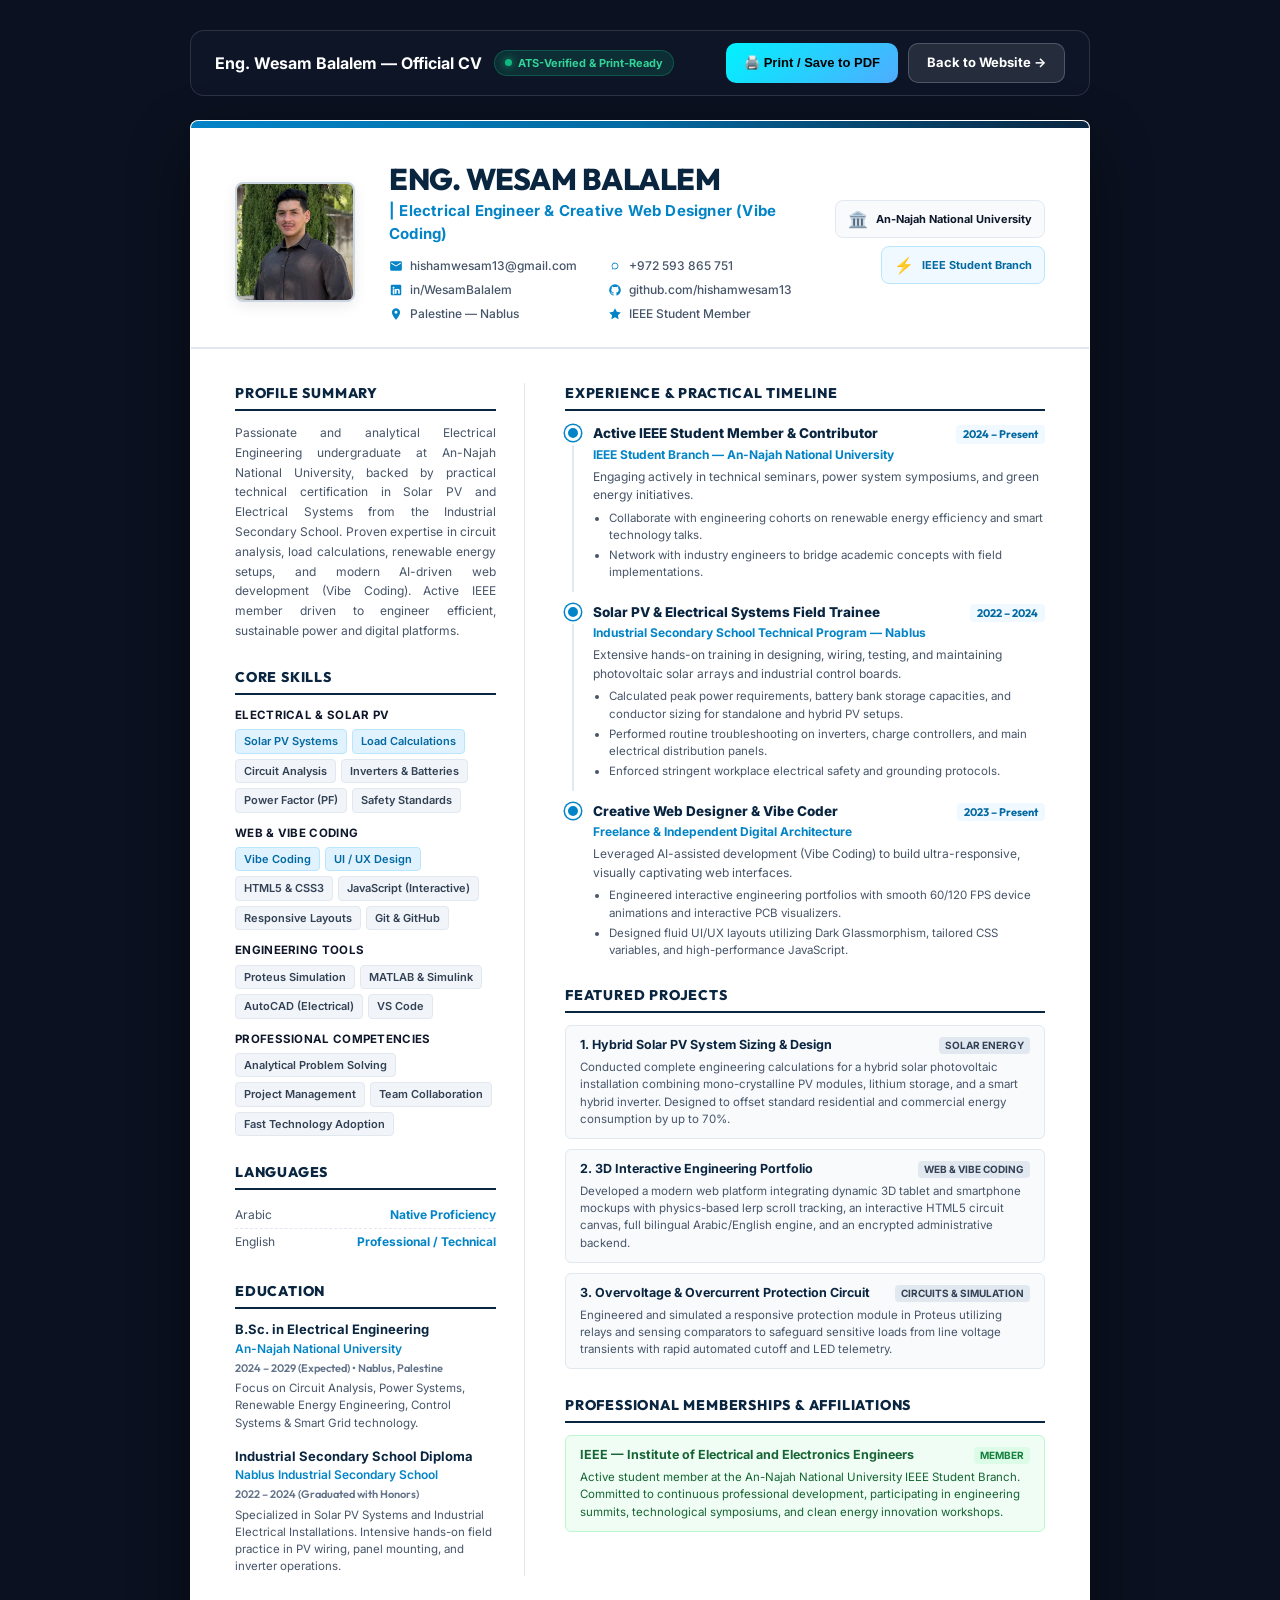
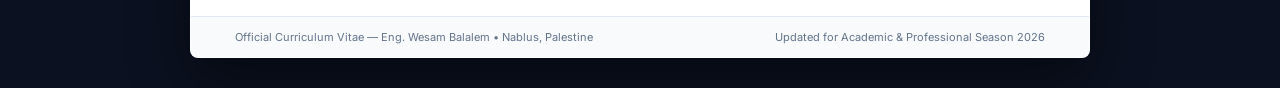
<file: cv.html>
<!DOCTYPE html>
<html lang="en" dir="ltr">
<head>
  <meta charset="UTF-8">
  <meta name="viewport" content="width=device-width, initial-scale=1.0">
  <title>Eng. Wesam Balalem | Curriculum Vitae</title>
  <meta name="description" content="Curriculum Vitae of Eng. Wesam Balalem - Electrical Engineering Student, Solar Energy Specialist & Web Designer / Vibe Coder.">
  
  <link rel="preconnect" href="https://fonts.googleapis.com">
  <link rel="preconnect" href="https://fonts.gstatic.com" crossorigin>
  <link href="https://fonts.googleapis.com/css2?family=Inter:wght@300;400;500;600;700;800;900&family=Outfit:wght@400;500;600;700;800&family=JetBrains+Mono:wght@400;500;700&display=swap" rel="stylesheet">
  
  <style>
    :root {
      --primary: #0a2540;
      --navy: #0f172a;
      --accent: #0284c7;
      --accent-light: #e0f2fe;
      --text: #1e293b;
      --text-muted: #475569;
      --text-light: #64748b;
      --border: #cbd5e1;
      --border-light: #e2e8f0;
      --bg-page: #0b1120;
      --paper-bg: #ffffff;
    }

    * {
      box-sizing: border-box;
      margin: 0;
      padding: 0;
    }

    body {
      font-family: 'Inter', -apple-system, BlinkMacSystemFont, 'Segoe UI', Roboto, sans-serif;
      background: var(--bg-page);
      color: var(--text);
      padding: 30px 16px;
      line-height: 1.5;
      -webkit-font-smoothing: antialiased;
    }

    /* Top Control Bar */
    .top-actions-bar {
      max-width: 900px;
      margin: 0 auto 24px;
      display: flex;
      justify-content: space-between;
      align-items: center;
      background: rgba(15, 23, 42, 0.85);
      backdrop-filter: blur(16px);
      padding: 12px 24px;
      border-radius: 14px;
      border: 1px solid rgba(255, 255, 255, 0.12);
      color: #fff;
    }

    .top-title-area {
      display: flex;
      align-items: center;
      gap: 12px;
    }

    .status-badge {
      display: inline-flex;
      align-items: center;
      gap: 6px;
      background: rgba(16, 185, 129, 0.15);
      border: 1px solid rgba(16, 185, 129, 0.3);
      color: #34d399;
      padding: 4px 10px;
      border-radius: 20px;
      font-size: 11px;
      font-weight: 700;
    }

    .status-dot {
      width: 7px;
      height: 7px;
      border-radius: 50%;
      background: #10b981;
      box-shadow: 0 0 8px #10b981;
    }

    .actions-buttons {
      display: flex;
      gap: 10px;
    }

    .btn-act {
      display: inline-flex;
      align-items: center;
      gap: 8px;
      padding: 9px 18px;
      border-radius: 10px;
      font-size: 13px;
      font-weight: 700;
      text-decoration: none;
      cursor: pointer;
      border: none;
      transition: all 0.2s ease;
    }

    .btn-print {
      background: linear-gradient(135deg, #00f2fe, #4facfe);
      color: #000;
    }

    .btn-print:hover {
      transform: translateY(-1px);
      box-shadow: 0 6px 20px rgba(0, 242, 254, 0.35);
    }

    .btn-back {
      background: rgba(255, 255, 255, 0.1);
      color: #fff;
      border: 1px solid rgba(255, 255, 255, 0.2);
    }

    .btn-back:hover {
      background: rgba(255, 255, 255, 0.2);
    }

    /* CV Paper Sheet (Exact A4 ratio aesthetic) */
    .cv-paper {
      max-width: 900px;
      margin: 0 auto;
      background: var(--paper-bg);
      border-radius: 8px;
      box-shadow: 0 25px 60px rgba(0, 0, 0, 0.45);
      overflow: hidden;
      border: 1px solid rgba(255, 255, 255, 0.1);
      position: relative;
    }

    /* Top Color Bar */
    .cv-paper::before {
      content: '';
      display: block;
      height: 7px;
      background: linear-gradient(90deg, #0284c7 0%, #0369a1 50%, #0a2540 100%);
    }

    /* HEADER SECTION */
    .cv-header {
      padding: 34px 44px 24px;
      border-bottom: 2px solid var(--border-light);
      display: grid;
      grid-template-columns: 130px 1fr auto;
      gap: 24px;
      align-items: center;
    }

    .avatar-box {
      width: 120px;
      height: 120px;
      border-radius: 8px;
      overflow: hidden;
      border: 2px solid var(--border);
      box-shadow: 0 4px 14px rgba(0, 0, 0, 0.08);
      background: #f1f5f9;
      flex-shrink: 0;
    }

    .avatar-box img {
      width: 100%;
      height: 100%;
      object-fit: cover;
      object-position: top;
    }

    .header-main {
      display: flex;
      flex-direction: column;
      justify-content: center;
    }

    .header-name {
      font-family: 'Outfit', 'Inter', sans-serif;
      font-size: 30px;
      font-weight: 800;
      letter-spacing: -0.5px;
      color: #0a2540;
      line-height: 1.15;
      text-transform: uppercase;
    }

    .header-title {
      font-size: 15px;
      font-weight: 700;
      color: var(--accent);
      margin-top: 4px;
      margin-bottom: 12px;
      letter-spacing: 0.2px;
    }

    .contact-grid {
      display: grid;
      grid-template-columns: repeat(2, minmax(180px, 1fr));
      gap: 6px 16px;
      font-size: 12px;
      color: var(--text-muted);
    }

    .contact-item {
      display: inline-flex;
      align-items: center;
      gap: 7px;
      text-decoration: none;
      color: var(--text-muted);
      font-weight: 500;
      transition: color 0.15s;
    }

    .contact-item:hover {
      color: var(--accent);
    }

    .contact-item svg {
      color: var(--accent);
      flex-shrink: 0;
    }

    /* Badges in Top Right (An-Najah & IEEE) */
    .header-badges {
      display: flex;
      flex-direction: column;
      gap: 8px;
      align-items: flex-end;
    }

    .org-badge {
      display: flex;
      align-items: center;
      gap: 8px;
      border: 1px solid var(--border-light);
      background: #f8fafc;
      padding: 6px 12px;
      border-radius: 8px;
      font-size: 11px;
      font-weight: 700;
      color: #0f172a;
    }

    .badge-icon {
      font-size: 16px;
    }

    .org-badge-ieee {
      background: #f0f9ff;
      border-color: #bae6fd;
      color: #0369a1;
    }

    /* MAIN BODY - 2 COLUMNS */
    .cv-body {
      display: grid;
      grid-template-columns: 290px 1fr;
      gap: 36px;
      padding: 34px 44px 40px;
    }

    /* SECTION STYLING */
    .section-block {
      margin-bottom: 26px;
    }

    .section-block:last-child {
      margin-bottom: 0;
    }

    .sec-title {
      font-family: 'Outfit', sans-serif;
      font-size: 14px;
      font-weight: 800;
      text-transform: uppercase;
      letter-spacing: 0.8px;
      color: #0a2540;
      border-bottom: 2px solid #0a2540;
      padding-bottom: 5px;
      margin-bottom: 12px;
      display: flex;
      align-items: center;
      justify-content: space-between;
    }

    /* LEFT COLUMN (SIDEBAR) */
    .cv-sidebar {
      border-right: 1px solid var(--border-light);
      padding-right: 28px;
    }

    .summary-p {
      font-size: 12px;
      line-height: 1.65;
      color: var(--text-muted);
      text-align: justify;
    }

    /* Skill Sets */
    .skill-subgroup {
      margin-bottom: 12px;
    }

    .skill-subgroup:last-child {
      margin-bottom: 0;
    }

    .skill-cat-name {
      font-size: 11.5px;
      font-weight: 700;
      color: #0f172a;
      margin-bottom: 5px;
      text-transform: uppercase;
      letter-spacing: 0.3px;
    }

    .skill-pills {
      display: flex;
      flex-wrap: wrap;
      gap: 5px;
    }

    .pill {
      font-size: 11px;
      font-weight: 600;
      background: #f1f5f9;
      color: #334155;
      padding: 3px 8px;
      border-radius: 4px;
      border: 1px solid var(--border-light);
    }

    .pill.featured {
      background: #e0f2fe;
      color: #0369a1;
      border-color: #bae6fd;
    }

    /* Languages */
    .lang-row {
      display: flex;
      justify-content: space-between;
      font-size: 12px;
      padding: 4px 0;
      border-bottom: 1px dashed var(--border-light);
      color: var(--text-muted);
    }

    .lang-row:last-child {
      border-bottom: none;
    }

    .lang-lvl {
      font-weight: 700;
      color: #0284c7;
    }

    /* Education items in left column */
    .edu-card {
      margin-bottom: 16px;
      position: relative;
    }

    .edu-card:last-child {
      margin-bottom: 0;
    }

    .edu-degree {
      font-size: 13px;
      font-weight: 700;
      color: #0a2540;
      line-height: 1.25;
    }

    .edu-inst {
      font-size: 12px;
      font-weight: 600;
      color: var(--accent);
      margin-top: 2px;
    }

    .edu-meta {
      font-size: 11px;
      font-weight: 600;
      color: var(--text-light);
      font-family: 'Outfit', sans-serif;
      margin: 2px 0 4px;
    }

    .edu-desc {
      font-size: 11.5px;
      color: var(--text-muted);
      line-height: 1.5;
    }

    /* RIGHT COLUMN (TIMELINE & PROJECTS) */
    .cv-content {
      padding-left: 4px;
    }

    /* Timeline style matching wesam-cv.jpg */
    .timeline-node {
      position: relative;
      padding-left: 28px;
      margin-bottom: 20px;
    }

    .timeline-node:last-child {
      margin-bottom: 0;
    }

    .timeline-node::before {
      content: '';
      position: absolute;
      left: 7px;
      top: 22px;
      bottom: -10px;
      width: 2px;
      background: var(--border-light);
    }

    .timeline-node:last-child::before {
      display: none;
    }

    .timeline-icon-dot {
      position: absolute;
      left: 0;
      top: 2px;
      width: 16px;
      height: 16px;
      border-radius: 50%;
      background: #0284c7;
      border: 3px solid #ffffff;
      box-shadow: 0 0 0 1.5px #0284c7;
      display: flex;
      align-items: center;
      justify-content: center;
    }

    .node-header {
      display: flex;
      justify-content: space-between;
      align-items: baseline;
      margin-bottom: 2px;
    }

    .node-role {
      font-size: 13.5px;
      font-weight: 800;
      color: #0a2540;
    }

    .node-dates {
      font-size: 11px;
      font-weight: 700;
      font-family: 'Outfit', sans-serif;
      color: #0369a1;
      background: #f0f9ff;
      padding: 1px 7px;
      border-radius: 4px;
    }

    .node-org {
      font-size: 12px;
      font-weight: 700;
      color: var(--accent);
      margin-bottom: 4px;
    }

    .node-desc {
      font-size: 12px;
      color: var(--text-muted);
      line-height: 1.55;
    }

    .node-bullets {
      margin-top: 5px;
      padding-left: 16px;
      font-size: 11.5px;
      color: var(--text-muted);
      line-height: 1.5;
    }

    .node-bullets li {
      margin-bottom: 3px;
    }

    /* Projects cards in right column */
    .proj-item {
      background: #f8fafc;
      border: 1px solid var(--border-light);
      border-radius: 6px;
      padding: 10px 14px;
      margin-bottom: 10px;
    }

    .proj-item:last-child {
      margin-bottom: 0;
    }

    .proj-head {
      display: flex;
      justify-content: space-between;
      align-items: center;
      margin-bottom: 4px;
    }

    .proj-name {
      font-size: 12.5px;
      font-weight: 700;
      color: #0a2540;
    }

    .proj-tag {
      font-size: 10px;
      font-weight: 700;
      text-transform: uppercase;
      padding: 1px 6px;
      border-radius: 4px;
      background: #e2e8f0;
      color: #334155;
    }

    .proj-desc {
      font-size: 11.5px;
      color: var(--text-muted);
      line-height: 1.5;
    }

    /* FOOTER */
    .cv-footer {
      background: #f8fafc;
      border-top: 1px solid var(--border-light);
      padding: 12px 44px;
      text-align: center;
      font-size: 11px;
      color: var(--text-light);
      display: flex;
      justify-content: space-between;
      align-items: center;
    }

    /* Paper-only mode for embeds and screenshots */
    body.paper-only, body.in-iframe {
      background: #ffffff !important;
      padding: 0 !important;
      overflow-x: hidden !important;
    }
    html.paper-mode, body.paper-only {
      scrollbar-width: none !important;
      -ms-overflow-style: none !important;
    }
    body.paper-only::-webkit-scrollbar, html.paper-mode::-webkit-scrollbar {
      display: none !important;
      width: 0 !important;
      height: 0 !important;
    }
    body.paper-only .top-actions-bar, body.in-iframe .top-actions-bar {
      display: none !important;
    }
    body.paper-only .cv-paper, body.in-iframe .cv-paper {
      box-shadow: none !important;
      border: none !important;
      border-radius: 0 !important;
      max-width: 100% !important;
    }

    /* PRINT STYLES (Clean A4 Paper with NO browser clutter) */
    @media print {
      body {
        background: #ffffff !important;
        padding: 0 !important;
        color: #000 !important;
      }

      .top-actions-bar {
        display: none !important;
      }

      .cv-paper {
        max-width: 100% !important;
        margin: 0 !important;
        box-shadow: none !important;
        border: none !important;
        border-radius: 0 !important;
      }

      .cv-paper::before {
        height: 5px !important;
        -webkit-print-color-adjust: exact !important;
        print-color-adjust: exact !important;
      }

      .cv-header {
        padding: 20px 30px 15px !important;
      }

      .cv-body {
        padding: 20px 30px 20px !important;
        gap: 25px !important;
      }

      .pill.featured, .node-dates, .org-badge-ieee, .status-badge {
        -webkit-print-color-adjust: exact !important;
        print-color-adjust: exact !important;
      }
    }

    /* Mobile Responsive */
    @media (max-width: 768px) {
      .cv-header {
        grid-template-columns: 1fr;
        text-align: center;
        padding: 24px 20px;
      }

      .avatar-box {
        margin: 0 auto;
      }

      .contact-grid {
        grid-template-columns: 1fr;
        justify-items: center;
      }

      .header-badges {
        align-items: center;
        margin-top: 10px;
      }

      .cv-body {
        grid-template-columns: 1fr;
        padding: 24px 20px;
        gap: 24px;
      }

      .cv-sidebar {
        border-right: none;
        border-bottom: 1px solid var(--border-light);
        padding-right: 0;
        padding-bottom: 24px;
      }
    }
  </style>
</head>
<body>

  <!-- Top Action Bar -->
  <div class="top-actions-bar">
    <div class="top-title-area">
      <strong>Eng. Wesam Balalem — Official CV</strong>
      <span class="status-badge">
        <span class="status-dot"></span>
        <span>ATS-Verified &amp; Print-Ready</span>
      </span>
    </div>

    <div class="actions-buttons">
      <button onclick="window.print()" class="btn-act btn-print">
        <span>🖨️ Print / Save to PDF</span>
      </button>
      <a href="index.html" class="btn-act btn-back">
        <span>Back to Website →</span>
      </a>
    </div>
  </div>

  <!-- A4 CV Sheet Container -->
  <main class="cv-paper">
    
    <!-- HEADER -->
    <header class="cv-header">
      <!-- Portrait Photo -->
      <div class="avatar-box">
        <img src="wesam-official.jpg?v=20260922" alt="Eng. Wesam Balalem">
      </div>

      <!-- Identity & Contact Details -->
      <div class="header-main">
        <h1 class="header-name">Eng. Wesam Balalem</h1>
        <div class="header-title">| Electrical Engineer &amp; Creative Web Designer (Vibe Coding)</div>

        <div class="contact-grid">
          <a href="mailto:hishamwesam13@gmail.com" class="contact-item">
            <svg width="14" height="14" fill="currentColor" viewBox="0 0 24 24"><path d="M20 4H4c-1.1 0-1.99.9-1.99 2L2 18c0 1.1.9 2 2 2h16c1.1 0 2-.9 2-2V6c0-1.1-.9-2-2-2zm0 4l-8 5-8-5V6l8 5 8-5v2z"/></svg>
            <span>hishamwesam13@gmail.com</span>
          </a>

          <a href="https://wa.me/972593865751" target="_blank" class="contact-item">
            <svg width="14" height="14" fill="currentColor" viewBox="0 0 24 24"><path d="M12.031 6.172c-3.181 0-5.767 2.586-5.768 5.766-.001 1.298.38 2.27 1.019 3.287l-.711 2.598 2.664-.699c.97.53 1.954.814 2.795.814 3.183 0 5.769-2.586 5.77-5.766.001-3.182-2.585-5.768-5.769-5.768zm0 10.375c-.754 0-1.634-.23-2.34-.65l-.167-.1-1.58.414.422-1.542-.11-.174c-.456-.728-.698-1.57-.697-2.457.001-2.43 1.977-4.407 4.409-4.407 2.431 0 4.408 1.977 4.409 4.407.001 2.432-1.976 4.409-4.409 4.409z"/></svg>
            <span>+972 593 865 751</span>
          </a>

          <a href="https://www.linkedin.com/in/WesamBalalem" target="_blank" class="contact-item">
            <svg width="14" height="14" fill="currentColor" viewBox="0 0 24 24"><path d="M19 3a2 2 0 0 1 2 2v14a2 2 0 0 1-2 2H5a2 2 0 0 1-2-2V5a2 2 0 0 1 2-2h14m-.5 15.5v-5.3a3.26 3.26 0 0 0-3.26-3.26c-.85 0-1.84.52-2.28 1.3v-1.11h-2.79v8.37h2.79v-4.93c0-.77.62-1.4 1.39-1.4a1.4 1.4 0 0 1 1.4 1.4v4.93h2.75M6.46 10.9v8.37H9.2V10.9H6.46M7.83 6.44a1.64 1.64 0 1 0 0 3.28 1.64 1.64 0 0 0 0-3.28z"/></svg>
            <span>in/WesamBalalem</span>
          </a>

          <a href="https://github.com/hishamwesam13" target="_blank" class="contact-item">
            <svg width="14" height="14" fill="currentColor" viewBox="0 0 24 24"><path d="M12 2A10 10 0 0 0 2 12c0 4.42 2.87 8.17 6.84 9.5.5.08.66-.23.66-.5v-1.69c-2.77.6-3.36-1.34-3.36-1.34-.46-1.16-1.11-1.47-1.11-1.47-.91-.62.07-.6.07-.6 1 .07 1.53 1.03 1.53 1.03.87 1.52 2.34 1.07 2.91.83.1-.65.35-1.09.63-1.34-2.22-.25-4.55-1.11-4.55-4.92 0-1.11.38-2 1.03-2.71-.1-.25-.45-1.29.1-2.64 0 0 .84-.27 2.75 1.02.79-.22 1.65-.33 2.5-.33.85 0 1.71.11 2.5.33 1.91-1.29 2.75-1.02 2.75-1.02.55 1.35.2 2.39.1 2.64.65.71 1.03 1.6 1.03 2.71 0 3.82-2.34 4.66-4.57 4.91.36.31.69.92.69 1.85V21c0 .27.16.59.67.5C19.14 20.16 22 16.42 22 12A10 10 0 0 0 12 2z"/></svg>
            <span>github.com/hishamwesam13</span>
          </a>

          <div class="contact-item">
            <svg width="14" height="14" fill="currentColor" viewBox="0 0 24 24"><path d="M12 2C8.13 2 5 5.13 5 9c0 5.25 7 13 7 13s7-7.75 7-13c0-3.87-3.13-7-7-7zm0 9.5c-1.38 0-2.5-1.12-2.5-2.5s1.12-2.5 2.5-2.5 2.5 1.12 2.5 2.5-1.12 2.5-2.5 2.5z"/></svg>
            <span>Palestine — Nablus</span>
          </div>

          <div class="contact-item">
            <svg width="14" height="14" fill="currentColor" viewBox="0 0 24 24"><path d="M12 2l3.09 6.26L22 9.27l-5 4.87 1.18 6.88L12 17.77l-6.18 3.25L7 14.14 2 9.27l6.91-1.01L12 2z"/></svg>
            <span>IEEE Student Member</span>
          </div>
        </div>
      </div>

      <!-- Top Right Badges -->
      <div class="header-badges">
        <div class="org-badge">
          <span class="badge-icon">🏛️</span>
          <span>An-Najah National University</span>
        </div>
        <div class="org-badge org-badge-ieee">
          <span class="badge-icon">⚡</span>
          <span>IEEE Student Branch</span>
        </div>
      </div>
    </header>

    <!-- BODY GRID -->
    <div class="cv-body">
      
      <!-- LEFT SIDEBAR -->
      <aside class="cv-sidebar">
        
        <!-- Profile Summary -->
        <section class="section-block">
          <h2 class="sec-title">Profile Summary</h2>
          <p class="summary-p">
            Passionate and analytical Electrical Engineering undergraduate at An-Najah National University, backed by practical technical certification in Solar PV and Electrical Systems from the Industrial Secondary School. Proven expertise in circuit analysis, load calculations, renewable energy setups, and modern AI-driven web development (Vibe Coding). Active IEEE member driven to engineer efficient, sustainable power and digital platforms.
          </p>
        </section>

        <!-- Core Skills -->
        <section class="section-block">
          <h2 class="sec-title">Core Skills</h2>

          <div class="skill-subgroup">
            <div class="skill-cat-name">Electrical &amp; Solar PV</div>
            <div class="skill-pills">
              <span class="pill featured">Solar PV Systems</span>
              <span class="pill featured">Load Calculations</span>
              <span class="pill">Circuit Analysis</span>
              <span class="pill">Inverters &amp; Batteries</span>
              <span class="pill">Power Factor (PF)</span>
              <span class="pill">Safety Standards</span>
            </div>
          </div>

          <div class="skill-subgroup">
            <div class="skill-cat-name">Web &amp; Vibe Coding</div>
            <div class="skill-pills">
              <span class="pill featured">Vibe Coding</span>
              <span class="pill featured">UI / UX Design</span>
              <span class="pill">HTML5 &amp; CSS3</span>
              <span class="pill">JavaScript (Interactive)</span>
              <span class="pill">Responsive Layouts</span>
              <span class="pill">Git &amp; GitHub</span>
            </div>
          </div>

          <div class="skill-subgroup">
            <div class="skill-cat-name">Engineering Tools</div>
            <div class="skill-pills">
              <span class="pill">Proteus Simulation</span>
              <span class="pill">MATLAB &amp; Simulink</span>
              <span class="pill">AutoCAD (Electrical)</span>
              <span class="pill">VS Code</span>
            </div>
          </div>

          <div class="skill-subgroup">
            <div class="skill-cat-name">Professional Competencies</div>
            <div class="skill-pills">
              <span class="pill">Analytical Problem Solving</span>
              <span class="pill">Project Management</span>
              <span class="pill">Team Collaboration</span>
              <span class="pill">Fast Technology Adoption</span>
            </div>
          </div>
        </section>

        <!-- Languages -->
        <section class="section-block">
          <h2 class="sec-title">Languages</h2>
          <div class="lang-row">
            <span>Arabic</span>
            <span class="lang-lvl">Native Proficiency</span>
          </div>
          <div class="lang-row">
            <span>English</span>
            <span class="lang-lvl">Professional / Technical</span>
          </div>
        </section>

        <!-- Education -->
        <section class="section-block">
          <h2 class="sec-title">Education</h2>

          <div class="edu-card">
            <div class="edu-degree">B.Sc. in Electrical Engineering</div>
            <div class="edu-inst">An-Najah National University</div>
            <div class="edu-meta">2024 – 2029 (Expected) • Nablus, Palestine</div>
            <p class="edu-desc">
              Focus on Circuit Analysis, Power Systems, Renewable Energy Engineering, Control Systems &amp; Smart Grid technology.
            </p>
          </div>

          <div class="edu-card">
            <div class="edu-degree">Industrial Secondary School Diploma</div>
            <div class="edu-inst">Nablus Industrial Secondary School</div>
            <div class="edu-meta">2022 – 2024 (Graduated with Honors)</div>
            <p class="edu-desc">
              Specialized in Solar PV Systems and Industrial Electrical Installations. Intensive hands-on field practice in PV wiring, panel mounting, and inverter operations.
            </p>
          </div>
        </section>

      </aside>

      <!-- RIGHT MAIN COLUMN -->
      <section class="cv-content">
        
        <!-- Experience / Practical Timeline -->
        <div class="section-block">
          <h2 class="sec-title">Experience &amp; Practical Timeline</h2>

          <!-- Timeline item 1: IEEE Student Branch -->
          <div class="timeline-node">
            <div class="timeline-icon-dot"></div>
            <div class="node-header">
              <span class="node-role">Active IEEE Student Member &amp; Contributor</span>
              <span class="node-dates">2024 – Present</span>
            </div>
            <div class="node-org">IEEE Student Branch — An-Najah National University</div>
            <p class="node-desc">
              Engaging actively in technical seminars, power system symposiums, and green energy initiatives.
            </p>
            <ul class="node-bullets">
              <li>Collaborate with engineering cohorts on renewable energy efficiency and smart technology talks.</li>
              <li>Network with industry engineers to bridge academic concepts with field implementations.</li>
            </ul>
          </div>

          <!-- Timeline item 2: Solar PV & Industrial Training -->
          <div class="timeline-node">
            <div class="timeline-icon-dot"></div>
            <div class="node-header">
              <span class="node-role">Solar PV &amp; Electrical Systems Field Trainee</span>
              <span class="node-dates">2022 – 2024</span>
            </div>
            <div class="node-org">Industrial Secondary School Technical Program — Nablus</div>
            <p class="node-desc">
              Extensive hands-on training in designing, wiring, testing, and maintaining photovoltaic solar arrays and industrial control boards.
            </p>
            <ul class="node-bullets">
              <li>Calculated peak power requirements, battery bank storage capacities, and conductor sizing for standalone and hybrid PV setups.</li>
              <li>Performed routine troubleshooting on inverters, charge controllers, and main electrical distribution panels.</li>
              <li>Enforced stringent workplace electrical safety and grounding protocols.</li>
            </ul>
          </div>

          <!-- Timeline item 3: Web Designer & Vibe Coding -->
          <div class="timeline-node">
            <div class="timeline-icon-dot"></div>
            <div class="node-header">
              <span class="node-role">Creative Web Designer &amp; Vibe Coder</span>
              <span class="node-dates">2023 – Present</span>
            </div>
            <div class="node-org">Freelance &amp; Independent Digital Architecture</div>
            <p class="node-desc">
              Leveraged AI-assisted development (Vibe Coding) to build ultra-responsive, visually captivating web interfaces.
            </p>
            <ul class="node-bullets">
              <li>Engineered interactive engineering portfolios with smooth 60/120 FPS device animations and interactive PCB visualizers.</li>
              <li>Designed fluid UI/UX layouts utilizing Dark Glassmorphism, tailored CSS variables, and high-performance JavaScript.</li>
            </ul>
          </div>

        </div>

        <!-- Featured Engineering Projects -->
        <div class="section-block">
          <h2 class="sec-title">Featured Projects</h2>

          <div class="proj-item">
            <div class="proj-head">
              <span class="proj-name">1. Hybrid Solar PV System Sizing &amp; Design</span>
              <span class="proj-tag">Solar Energy</span>
            </div>
            <p class="proj-desc">
              Conducted complete engineering calculations for a hybrid solar photovoltaic installation combining mono-crystalline PV modules, lithium storage, and a smart hybrid inverter. Designed to offset standard residential and commercial energy consumption by up to 70%.
            </p>
          </div>

          <div class="proj-item">
            <div class="proj-head">
              <span class="proj-name">2. 3D Interactive Engineering Portfolio</span>
              <span class="proj-tag">Web &amp; Vibe Coding</span>
            </div>
            <p class="proj-desc">
              Developed a modern web platform integrating dynamic 3D tablet and smartphone mockups with physics-based lerp scroll tracking, an interactive HTML5 circuit canvas, full bilingual Arabic/English engine, and an encrypted administrative backend.
            </p>
          </div>

          <div class="proj-item">
            <div class="proj-head">
              <span class="proj-name">3. Overvoltage &amp; Overcurrent Protection Circuit</span>
              <span class="proj-tag">Circuits &amp; Simulation</span>
            </div>
            <p class="proj-desc">
              Engineered and simulated a responsive protection module in Proteus utilizing relays and sensing comparators to safeguard sensitive loads from line voltage transients with rapid automated cutoff and LED telemetry.
            </p>
          </div>

        </div>

        <!-- IEEE & Professional Activities -->
        <div class="section-block">
          <h2 class="sec-title">Professional Memberships &amp; Affiliations</h2>
          <div class="proj-item" style="background: #f0fdf4; border-color: #bbf7d0;">
            <div class="proj-head">
              <strong style="color: #166534; font-size: 12.5px;">IEEE — Institute of Electrical and Electronics Engineers</strong>
              <span class="proj-tag" style="background: #dcfce7; color: #15803d;">Member</span>
            </div>
            <p class="proj-desc" style="color: #166534; margin-top: 4px;">
              Active student member at the An-Najah National University IEEE Student Branch. Committed to continuous professional development, participating in engineering summits, technological symposiums, and clean energy innovation workshops.
            </p>
          </div>
        </div>

      </section>

    </div>

    <!-- FOOTER -->
    <footer class="cv-footer">
      <span>Official Curriculum Vitae — Eng. Wesam Balalem • Nablus, Palestine</span>
      <span>Updated for Academic &amp; Professional Season 2026</span>
    </footer>

  </main>

  <script>
    if (window.self !== window.top || new URLSearchParams(window.location.search).has('paper')) {
      document.body.classList.add('paper-only');
      document.documentElement.classList.add('paper-mode');
    }
  </script>
</body>
</html>
</file>
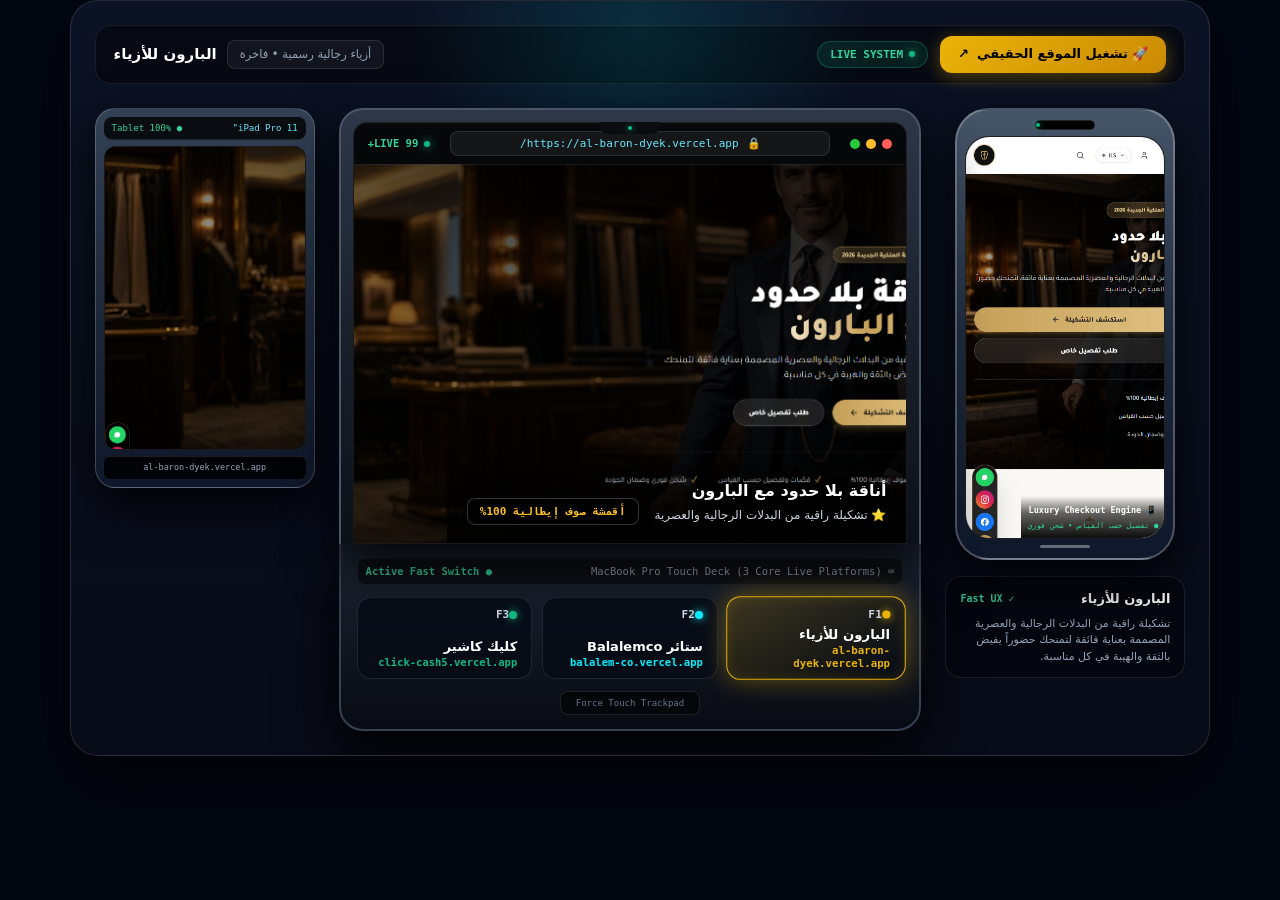
<file: test-deck.html>
<!DOCTYPE html>
<html lang="ar" dir="rtl">
<head>
  <meta charset="UTF-8">
  <link rel="stylesheet" href="style.css">
  <style>
    body { background: #030712; padding: 40px 20px; }
  </style>
</head>
<body>
  <div class="container">
    <!-- INTERACTIVE MULTI-DEVICE WEB ARCHITECTURE DECK -->
    <div class="web-showcase-wrapper" id="webDeckWrapper">
      
      <!-- Top Control Header -->
      <div class="deck-top-bar">
        <div class="deck-top-left">
          <a href="https://al-baron-dyek.vercel.app/" target="_blank" rel="noopener noreferrer" class="btn-deck-launch" id="deckLaunchBtn">
            <span>🚀 تشغيل الموقع الحقيقي</span>
            <span class="launch-arrow">↗</span>
          </a>
          <span class="deck-power-badge">
            <span class="ping-dot-emerald"></span>
            <span>LIVE SYSTEM</span>
          </span>
        </div>

        <div class="deck-top-right">
          <span class="deck-site-category" id="deckCategoryBadge">أزياء رجالية رسمية • فاخرة</span>
          <span class="deck-brand-name" id="deckBrandHeader">البارون للأزياء</span>
        </div>
      </div>

      <!-- Multi-Device Grid -->
      <div class="deck-devices-grid">
        
        <!-- Left: Smartphone Frame -->
        <div class="deck-col-phone">
          <div class="phone-mockup-wrap">
            <div class="deck-phone-shell">
              <div class="phone-island">
                <span class="island-camera"></span>
              </div>
              <div class="phone-screen-area">
                <img src="showcase/baron-mobile.png" alt="نسخة الجوال" class="phone-live-img" id="deckPhoneImg">
                <div class="phone-screen-footer">
                  <span class="phone-engine-text" id="deckPhoneEngine">📱 Luxury Checkout Engine</span>
                  <span class="phone-location-text" id="deckPhoneLoc">● تفصيل حسب القياس • شحن فوري</span>
                </div>
              </div>
              <div class="phone-home-indicator"></div>
            </div>
          </div>

          <!-- Quick Info Pill Card -->
          <div class="phone-info-card">
            <div class="info-card-header">
              <span class="info-site-name" id="deckInfoName">البارون للأزياء</span>
              <span class="info-badge-ux">✓ Fast UX</span>
            </div>
            <p class="info-card-desc" id="deckInfoDesc">
              تشكيلة راقية من البدلات الرجالية والعصرية المصممة بعناية فائقة لتمنحك حضوراً يفيض بالثقة والهيبة في كل مناسبة.
            </p>
          </div>
        </div>

        <!-- Center: Laptop Display + Touch Deck -->
        <div class="deck-col-laptop">
          
          <!-- Laptop Screen -->
          <div class="laptop-screen-shell">
            <div class="laptop-notch">
              <span class="laptop-cam-dot"></span>
            </div>
            
            <!-- Browser Bar -->
            <div class="laptop-browser-bar">
              <div class="browser-window-dots">
                <span class="dot dot-red"></span>
                <span class="dot dot-yellow"></span>
                <span class="dot dot-green"></span>
              </div>
              <div class="browser-url-pill">
                <span class="url-lock">🔒</span>
                <span class="url-text" id="deckUrlText">https://al-baron-dyek.vercel.app/</span>
              </div>
              <div class="browser-live-status">
                <span class="live-dot-ping"></span>
                <span>LIVE 99+</span>
              </div>
            </div>

            <!-- Display Screen with Screenshot -->
            <a href="https://al-baron-dyek.vercel.app/" target="_blank" rel="noopener noreferrer" class="laptop-display-link" id="deckDisplayLink" title="انقر لفتح الموقع الحقيقي">
              <img src="showcase/baron-desktop.png" alt="معاينة سطح المكتب" class="laptop-live-img" id="deckDesktopImg">
              <div class="laptop-hover-launch">
                <span class="hover-launch-chip">
                  <span>🚀 انقر لتشغيل الموقع الحقيقي في لسان جديد</span>
                  <span>↗</span>
                </span>
              </div>
              <div class="laptop-screen-caption">
                <div class="caption-texts">
                  <h4 class="caption-title" id="deckCaptionTitle">أناقة بلا حدود مع البارون</h4>
                  <p class="caption-sub" id="deckCaptionSub">⭐ تشكيلة راقية من البدلات الرجالية والعصرية</p>
                </div>
                <div class="caption-badge" id="deckCaptionBadge">
                  <span>أقمشة صوف إيطالية 100%</span>
                </div>
              </div>
            </a>
          </div>

          <!-- MacBook Pro Touch Deck (Keyboard & Switcher) -->
          <div class="touch-deck-keyboard">
            <div class="touch-deck-header">
              <span class="deck-title-text">⌨️ MacBook Pro Touch Deck (3 Core Live Platforms)</span>
              <span class="deck-active-switch">● Active Fast Switch</span>
            </div>

            <!-- 3 Channel Buttons (F1, F2, F3) -->
            <div class="touch-deck-buttons">
              
              <!-- F1: Al-Baron -->
              <button class="deck-channel-btn active" data-site="baron" data-index="0" data-color="#eab308">
                <div class="btn-top-row">
                  <span class="channel-led" style="background: #eab308; box-shadow: 0 0 8px #eab308;"></span>
                  <span class="channel-key">F1</span>
                </div>
                <div class="btn-info-block">
                  <span class="channel-name">البارون للأزياء</span>
                  <span class="channel-domain" style="color: #eab308;">al-baron-dyek.vercel.app</span>
                </div>
              </button>

              <!-- F2: Balalem Co -->
              <button class="deck-channel-btn" data-site="balalem" data-index="1" data-color="#00f2fe">
                <div class="btn-top-row">
                  <span class="channel-led" style="background: #00f2fe; box-shadow: 0 0 8px #00f2fe;"></span>
                  <span class="channel-key">F2</span>
                </div>
                <div class="btn-info-block">
                  <span class="channel-name">ستائر Balalemco</span>
                  <span class="channel-domain" style="color: #00f2fe;">balalem-co.vercel.app</span>
                </div>
              </button>

              <!-- F3: Click Cash -->
              <button class="deck-channel-btn" data-site="clickcash" data-index="2" data-color="#10b981">
                <div class="btn-top-row">
                  <span class="channel-led" style="background: #10b981; box-shadow: 0 0 8px #10b981;"></span>
                  <span class="channel-key">F3</span>
                </div>
                <div class="btn-info-block">
                  <span class="channel-name">كليك كاشير</span>
                  <span class="channel-domain" style="color: #10b981;">click-cash5.vercel.app</span>
                </div>
              </button>

            </div>

            <!-- Trackpad Element -->
            <div class="touch-deck-trackpad">Force Touch Trackpad</div>
          </div>

        </div>

        <!-- Right: iPad Pro 11" Tablet Frame -->
        <div class="deck-col-tablet">
          <a href="https://al-baron-dyek.vercel.app/" target="_blank" rel="noopener noreferrer" class="deck-tablet-shell" id="deckTabletLink" title="انقر لفتح نسخة التابلت">
            <div class="tablet-header-bar">
              <span class="tablet-model">iPad Pro 11"</span>
              <span class="tablet-live">● 100% Tablet</span>
            </div>
            <div class="tablet-screen-area">
              <img src="showcase/baron-desktop.png" alt="نسخة التابلت" class="tablet-live-img" id="deckTabletImg">
            </div>
            <div class="tablet-footer-bar" id="deckTabletFooter">
              al-baron-dyek.vercel.app
            </div>
          </a>
        </div>

      </div>

    </div>
  </div>

  <script src="js/main.js"></script>
</body>
</html>
</file>
<file: style.css>
/* ==========================================================================
   PORTFOLIO DESIGN SYSTEM — ENG. WESAM BALALEM
   Electrical Engineering & Solar Systems | Vibe Coding & Web Architecture
   ========================================================================== */

:root {
  --font-ar: 'Cairo', system-ui, -apple-system, sans-serif;
  --font-en: 'Outfit', system-ui, -apple-system, sans-serif;
  --font-code: 'JetBrains Mono', monospace;

  /* Engineering & Cyber Lighting Palette */
  --bg-dark: #050813;
  --bg-secondary: #090e20;
  --bg-card: rgba(10, 16, 32, 0.72);
  --bg-card-hover: rgba(15, 25, 48, 0.85);

  --text-main: #f8fafc;
  --text-muted: #94a3b8;
  --text-dim: #64748b;

  --accent-cyan: #00f2fe;
  --accent-blue: #4facfe;
  --accent-violet: #7f00ff;
  --accent-emerald: #10b981;
  --accent-amber: #f59e0b;
  --accent-solar: #ffb703;

  --border-glass: rgba(255, 255, 255, 0.08);
  --border-cyan: rgba(0, 242, 254, 0.3);
  --border-emerald: rgba(16, 185, 129, 0.3);

  --shadow-neon: 0 0 25px rgba(0, 242, 254, 0.25);
  --shadow-card: 0 20px 50px rgba(0, 0, 0, 0.6);

  --transition-smooth: all 0.35s cubic-bezier(0.16, 1, 0.3, 1);
}

/* Light Theme Variables */
[data-theme="light"] {
  --bg-dark: #f0f4f9;
  --bg-secondary: #e2e8f0;
  --bg-card: rgba(255, 255, 255, 0.85);
  --bg-card-hover: rgba(255, 255, 255, 0.98);

  --text-main: #090e20;
  --text-muted: #475569;
  --text-dim: #64748b;

  --border-glass: rgba(0, 0, 0, 0.08);
  --border-cyan: rgba(0, 180, 216, 0.4);
  --shadow-card: 0 15px 40px rgba(0, 0, 0, 0.08);
}

/* Base Reset & Typography */
*, *::before, *::after {
  box-sizing: border-box;
  margin: 0;
  padding: 0;
}

html {
  scroll-behavior: smooth;
  font-size: 16px;
  overflow-x: hidden !important;
  width: 100%;
  max-width: 100%;
}

body {
  font-family: var(--font-ar);
  background-color: var(--bg-dark);
  color: var(--text-main);
  line-height: 1.6;
  overflow-x: hidden !important;
  width: 100%;
  max-width: 100%;
  position: relative;
  min-height: 100vh;
}

a {
  color: inherit;
  text-decoration: none;
}

button {
  font-family: inherit;
  cursor: pointer;
  border: none;
  background: none;
}

img {
  max-width: 100%;
  display: block;
}

/* Background Canvas for Electric Traces */
#circuitCanvas {
  position: fixed;
  top: 0;
  left: 0;
  width: 100%;
  height: 100%;
  z-index: 0;
  pointer-events: none;
  opacity: 0.65;
}

/* Ambient Glow Orbs */
.ambient-glow {
  position: fixed;
  border-radius: 50%;
  filter: blur(120px);
  pointer-events: none;
  z-index: 0;
  opacity: 0.22;
}

.cyan-glow {
  width: 500px;
  height: 500px;
  background: radial-gradient(circle, var(--accent-cyan), transparent);
  top: -100px;
  right: -100px;
}

.purple-glow {
  width: 450px;
  height: 450px;
  background: radial-gradient(circle, var(--accent-violet), transparent);
  bottom: 10%;
  left: -150px;
}

.gold-glow {
  width: 400px;
  height: 400px;
  background: radial-gradient(circle, var(--accent-solar), transparent);
  top: 45%;
  right: 15%;
}

/* ==========================================================================
   3D SIDE SCREEN & FLOATING DEVICES (RESPONSIVE PC, TABLET, MOBILE)
   ========================================================================== */
.hero-side-screen {
  position: relative;
  width: 100%;
  max-width: 440px;
  height: 520px;
  margin: 0 auto;
  perspective: 1400px;
  display: flex;
  align-items: center;
  justify-content: center;
  z-index: 30;
}

.side-screen-wrapper {
  position: relative;
  width: 100%;
  height: 100%;
}

/* Tablet Code Window (Anchored in Hero) */
.device-tablet {
  position: absolute;
  top: 10px;
  left: 0;
  width: 340px;
  height: 290px;
  border-radius: 20px;
  background: rgba(8, 14, 28, 0.92);
  border: 1px solid rgba(0, 242, 254, 0.35);
  box-shadow: 0 25px 60px rgba(0, 0, 0, 0.8), 0 0 35px rgba(0, 242, 254, 0.2);
  backdrop-filter: blur(16px);
  transform: rotateY(16deg) rotateX(8deg) translateZ(30px);
  transition: transform 0.4s cubic-bezier(0.1, 0.9, 0.2, 1);
  overflow: hidden;
  z-index: 10;
}

.tablet-header {
  display: flex;
  align-items: center;
  justify-content: space-between;
  padding: 10px 14px;
  border-bottom: 1px solid rgba(255, 255, 255, 0.08);
  background: rgba(4, 8, 18, 0.7);
}

.window-dots {
  display: flex;
  gap: 6px;
}

.dot {
  width: 9px;
  height: 9px;
  border-radius: 50%;
}
.dot-red { background: #ff5f56; }
.dot-yellow { background: #ffbd2e; }
.dot-green { background: #27c93f; }

.tablet-filename {
  font-family: var(--font-code);
  font-size: 11px;
  color: var(--accent-cyan);
  opacity: 0.9;
}

.tablet-badge {
  font-size: 10px;
  font-family: var(--font-code);
  color: var(--accent-amber);
  background: rgba(255, 183, 3, 0.12);
  padding: 2px 8px;
  border-radius: 10px;
  border: 1px solid rgba(255, 183, 3, 0.25);
}

.tablet-screen {
  padding: 14px;
  font-family: var(--font-code);
  font-size: 11.5px;
  line-height: 1.6;
  direction: ltr;
  text-align: left;
}

.indent-1 { padding-left: 14px; }

.c-keyword { color: #f43f5e; font-weight: bold; }
.c-obj { color: var(--accent-cyan); font-weight: bold; }
.c-key { color: #cbd5e1; }
.c-str { color: #38bdf8; }
.c-bool { color: #a855f7; }
.c-num { color: #fbbf24; }
.c-comment { color: #64748b; font-style: italic; }

.tablet-status-pill {
  margin-top: 14px;
  display: inline-flex;
  align-items: center;
  gap: 6px;
  padding: 4px 10px;
  border-radius: 12px;
  background: rgba(16, 185, 129, 0.1);
  border: 1px solid rgba(16, 185, 129, 0.3);
  color: #34d399;
  font-size: 10px;
}

.status-indicator {
  width: 6px;
  height: 6px;
  border-radius: 50%;
  background: #10b981;
  box-shadow: 0 0 8px #10b981;
}

/* Smartphone Mockup (Dynamic scroll follower) */
.device-phone {
  position: absolute;
  top: 180px;
  right: 0;
  width: 220px;
  height: 420px;
  border-radius: 36px;
  background: #03060d;
  border: 2.5px solid rgba(0, 242, 254, 0.45);
  box-shadow: 0 35px 85px rgba(0, 0, 0, 0.95), 0 0 45px rgba(0, 242, 254, 0.35), 0 0 20px rgba(255, 183, 3, 0.25);
  transform: rotateY(-14deg) rotateX(12deg) translateZ(60px);
  overflow: hidden;
  z-index: 50;
  will-change: transform;
}

/* Striking Holographic Moving Light Sheen across screen */
.device-phone::before {
  content: '';
  position: absolute;
  top: -60%;
  left: -60%;
  width: 220%;
  height: 220%;
  background: linear-gradient(
    135deg,
    transparent 35%,
    rgba(0, 242, 254, 0.18) 48%,
    rgba(255, 183, 3, 0.22) 52%,
    transparent 65%
  );
  pointer-events: none;
  animation: phoneLightSheen 4.5s ease-in-out infinite;
  z-index: 10;
}

@keyframes phoneLightSheen {
  0% { transform: translateY(-90%) rotate(25deg); opacity: 0; }
  15% { opacity: 0.9; }
  55% { opacity: 0.9; }
  100% { transform: translateY(90%) rotate(25deg); opacity: 0; }
}

.device-phone-inner {
  height: 100%;
  display: flex;
  flex-direction: column;
  padding: 8px 12px;
  direction: ltr;
  position: relative;
  z-index: 2;
}

.phone-notch {
  display: flex;
  justify-content: center;
  margin-bottom: 8px;
}

.dynamic-island {
  width: 75px;
  height: 18px;
  background: #000;
  border-radius: 12px;
  display: flex;
  align-items: center;
  justify-content: space-between;
  padding: 0 10px;
  box-shadow: inset 0 0 4px rgba(255,255,255,0.1);
}

.sensor { width: 6px; height: 6px; border-radius: 50%; background: #111; }
.camera { width: 7px; height: 7px; border-radius: 50%; background: #182234; }

.phone-header-bar {
  display: flex;
  justify-content: space-between;
  align-items: center;
  font-family: var(--font-en);
  font-size: 10px;
  color: #94a3b8;
  margin-bottom: 12px;
}

.phone-widget {
  background: rgba(255, 255, 255, 0.05);
  border: 1px solid rgba(0, 242, 254, 0.25);
  border-radius: 16px;
  padding: 10px;
  margin-bottom: 10px;
  text-align: left;
}

.widget-badge {
  display: inline-flex;
  align-items: center;
  gap: 5px;
  font-size: 8.5px;
  color: var(--accent-cyan);
  font-family: var(--font-code);
  font-weight: bold;
}

.pulse-dot {
  width: 5px;
  height: 5px;
  border-radius: 50%;
  background: var(--accent-cyan);
  box-shadow: 0 0 6px var(--accent-cyan);
}

.widget-title {
  font-family: var(--font-en);
  font-weight: 700;
  font-size: 12px;
  color: #fff;
  margin-top: 4px;
}

.widget-sub {
  font-size: 9px;
  color: #94a3b8;
}

.phone-card {
  background: rgba(255, 183, 3, 0.08);
  border: 1px solid rgba(255, 183, 3, 0.25);
  border-radius: 14px;
  padding: 8px 10px;
  margin-bottom: 8px;
  text-align: left;
}

.phone-card-title {
  font-size: 9.5px;
  font-weight: bold;
  color: var(--accent-amber);
}

.phone-meter {
  height: 6px;
  background: rgba(255,255,255,0.1);
  border-radius: 4px;
  margin: 6px 0;
  overflow: hidden;
}

.meter-fill {
  width: 82%;
  height: 100%;
  background: linear-gradient(90deg, #ffb703, #00f2fe);
  border-radius: 4px;
}

.meter-info {
  display: flex;
  justify-content: space-between;
  font-size: 8.5px;
  color: #cbd5e1;
}

.phone-card.mini {
  background: rgba(127, 0, 255, 0.09);
  border: 1px solid rgba(127, 0, 255, 0.25);
  border-radius: 12px;
  padding: 8px;
}

.phone-chip {
  display: flex;
  align-items: center;
  gap: 5px;
  font-size: 9px;
  color: #c084fc;
  font-weight: 600;
}

.phone-status {
  font-size: 8.5px;
  color: #94a3b8;
  margin-top: 3px;
}

/* Connecting Glowing Circuit Nodes */
.circuit-node {
  position: absolute;
  width: 8px;
  height: 8px;
  border-radius: 50%;
  background: var(--accent-cyan);
  box-shadow: 0 0 12px var(--accent-cyan);
}
.node-t1 { top: -4px; right: 40px; }
.node-t2 { bottom: -4px; left: 80px; }
.node-p1 { top: 30px; left: -4px; background: #a855f7; box-shadow: 0 0 12px #a855f7; }

/* ==========================================================================
   COMMON GLASS & UTILITY STYLES
   ========================================================================== */
.container {
  width: 92%;
  max-width: 1240px;
  margin: 0 auto;
  position: relative;
  z-index: 1;
}

.glass-card {
  background: var(--bg-card);
  backdrop-filter: blur(14px);
  -webkit-backdrop-filter: blur(14px);
  border: 1px solid var(--border-glass);
  box-shadow: var(--shadow-card);
  border-radius: 20px;
  transition: var(--transition-smooth);
}

.glass-card:hover {
  border-color: var(--border-cyan);
  box-shadow: 0 20px 45px rgba(0, 242, 254, 0.15);
}

.flag-trigger-wrapper {
  display: inline-flex;
  align-items: center;
  justify-content: center;
  padding: 6px 6px;
  margin: -6px -2px;
  cursor: pointer;
  position: relative;
  z-index: 15;
  border-radius: 6px;
  touch-action: manipulation;
  -webkit-tap-highlight-color: transparent;
  user-select: none;
  transition: transform 0.15s ease;
}

.flag-trigger-wrapper:hover {
  transform: scale(1.15);
}

.flag-svg {
  display: inline-block;
  width: 18px;
  height: 12px;
  border-radius: 2px;
  box-shadow: 0 0 5px rgba(0,0,0,0.5);
  vertical-align: middle;
  pointer-events: auto;
  transition: transform 0.18s ease, filter 0.18s ease;
}

.flag-svg.flag-tap-pulse,
.flag-trigger-wrapper.flag-tap-pulse {
  transform: scale(1.4) !important;
  filter: drop-shadow(0 0 8px var(--accent-cyan));
}

/* ==========================================================================
   NAVBAR (EXACT REQUESTED PRESTIGE)
   ========================================================================== */
.navbar-wrapper {
  position: sticky;
  top: 0;
  z-index: 100;
  padding: 12px 0;
  backdrop-filter: blur(20px);
  -webkit-backdrop-filter: blur(20px);
  background: rgba(5, 8, 19, 0.8);
  border-bottom: 1px solid var(--border-glass);
}

.navbar {
  display: flex;
  align-items: center;
  justify-content: space-between;
  width: 94%;
  max-width: 1280px;
  margin: 0 auto;
}

.nav-brand {
  display: flex;
  align-items: center;
  gap: 12px;
  flex-shrink: 0;
}

.avatar-ring {
  position: relative;
  width: 44px;
  height: 44px;
  border-radius: 14px;
  overflow: hidden;
  border: 2px solid rgba(255, 255, 255, 0.25);
  box-shadow: 0 0 15px rgba(0, 242, 254, 0.25);
  transition: var(--transition-smooth);
}

.nav-brand:hover .avatar-ring {
  border-color: var(--accent-cyan);
  transform: scale(1.05);
}

.brand-avatar {
  width: 100%;
  height: 100%;
  object-fit: cover;
  object-position: top;
}

.brand-meta {
  display: flex;
  flex-direction: column;
}

.brand-name-wrap {
  display: flex;
  align-items: center;
  gap: 8px;
}

.brand-name {
  font-weight: 800;
  font-size: 15px;
  color: #fff;
  transition: color 0.3s;
}

.nav-brand:hover .brand-name {
  color: var(--accent-cyan);
}

.brand-title {
  font-size: 10.5px;
  color: var(--text-muted);
  font-family: var(--font-en);
}

.nav-links {
  display: flex;
  align-items: center;
  gap: 22px;
}

.nav-link {
  font-size: 14px;
  font-weight: 600;
  color: var(--text-muted);
  transition: var(--transition-smooth);
  position: relative;
  padding: 4px 0;
}

.nav-link:hover, .nav-link.active {
  color: var(--accent-cyan);
}

.nav-link.active::after {
  content: '';
  position: absolute;
  bottom: -2px;
  right: 0;
  width: 100%;
  height: 2px;
  background: var(--accent-cyan);
  border-radius: 2px;
  box-shadow: 0 0 8px var(--accent-cyan);
}

.nav-actions {
  display: flex;
  align-items: center;
  gap: 12px;
}

.btn-lang {
  display: inline-flex;
  align-items: center;
  gap: 6px;
  padding: 6px 14px;
  border-radius: 14px;
  background: rgba(0, 242, 254, 0.08);
  border: 1px solid var(--border-cyan);
  color: var(--accent-cyan);
  font-size: 12px;
  font-weight: 700;
  cursor: pointer;
  transition: var(--transition-smooth);
}

.btn-lang:hover {
  background: var(--accent-cyan);
  color: #000;
  transform: translateY(-2px);
  box-shadow: 0 0 15px rgba(0, 242, 254, 0.4);
}

.btn-nav-wa {
  display: inline-flex;
  align-items: center;
  gap: 6px;
  padding: 6px 14px;
  border-radius: 20px;
  background: rgba(16, 185, 129, 0.12);
  border: 1px solid var(--border-emerald);
  color: var(--accent-emerald);
  font-size: 12px;
  font-weight: 700;
  transition: var(--transition-smooth);
}

.btn-nav-wa:hover {
  background: rgba(16, 185, 129, 0.25);
  transform: translateY(-2px);
}

.pulse-emerald {
  width: 7px;
  height: 7px;
  border-radius: 50%;
  background: var(--accent-emerald);
  box-shadow: 0 0 8px var(--accent-emerald);
}

.btn-icon {
  width: 36px;
  height: 36px;
  border-radius: 10px;
  background: rgba(255, 255, 255, 0.06);
  border: 1px solid var(--border-glass);
  color: var(--text-main);
  display: flex;
  align-items: center;
  justify-content: center;
  font-size: 16px;
  transition: var(--transition-smooth);
}

.btn-icon:hover {
  background: rgba(255, 255, 255, 0.12);
  border-color: var(--accent-cyan);
}

.mobile-toggle {
  display: none;
  flex-direction: column;
  gap: 5px;
  padding: 6px;
}

.mobile-toggle span {
  width: 22px;
  height: 2px;
  background: #fff;
  border-radius: 2px;
  transition: 0.3s;
}

/* ==========================================================================
   HERO SECTION
   ========================================================================== */
.hero-section {
  padding: 60px 0 80px;
  min-height: calc(100vh - 80px);
  display: flex;
  align-items: center;
}

.hero-container {
  display: grid;
  grid-template-columns: 1.15fr 0.85fr;
  gap: 36px;
  align-items: center;
}

.hero-content {
  max-width: 820px;
  margin-right: 0;
  display: flex;
  flex-direction: column;
  gap: 22px;
}

.badges-row {
  display: flex;
  flex-wrap: wrap;
  align-items: center;
  gap: 12px;
}

.glass-badge {
  display: inline-flex;
  align-items: center;
  gap: 8px;
  padding: 6px 14px;
  border-radius: 9999px;
  backdrop-filter: blur(10px);
  font-size: 12px;
  font-weight: 600;
}

.badge-status {
  background: rgba(16, 185, 129, 0.1);
  border: 1px solid var(--border-emerald);
  color: #34d399;
  box-shadow: 0 0 20px rgba(16, 185, 129, 0.15);
}

.ping-dot {
  width: 8px;
  height: 8px;
  border-radius: 50%;
  background: var(--accent-emerald);
  animation: pulsePing 1.8s infinite;
}

@keyframes pulsePing {
  0% { transform: scale(0.9); box-shadow: 0 0 0 0 rgba(16, 185, 129, 0.7); }
  70% { transform: scale(1.1); box-shadow: 0 0 0 10px rgba(16, 185, 129, 0); }
  100% { transform: scale(0.9); box-shadow: 0 0 0 0 rgba(16, 185, 129, 0); }
}

.badge-location {
  background: rgba(255, 255, 255, 0.05);
  border: 1px solid var(--border-glass);
  color: #cbd5e1;
  font-family: var(--font-code);
}

.badge-ieee {
  background: rgba(245, 158, 11, 0.1);
  border: 1px solid rgba(245, 158, 11, 0.3);
  color: #fbbf24;
}

/* Hero Engineer Profile Badge */
.hero-profile-badge {
  display: inline-flex;
  align-items: center;
  gap: 14px;
  padding: 8px 18px 8px 10px;
  border-radius: 9999px;
  background: rgba(10, 16, 32, 0.7);
  border: 1px solid rgba(0, 242, 254, 0.3);
  box-shadow: 0 0 25px rgba(0, 242, 254, 0.15);
  width: fit-content;
  backdrop-filter: blur(12px);
  transition: var(--transition-smooth);
}

.hero-profile-badge:hover {
  border-color: var(--accent-cyan);
  transform: translateY(-2px);
  box-shadow: 0 0 30px rgba(0, 242, 254, 0.3);
}

.hero-avatar-wrap {
  position: relative;
  width: 50px;
  height: 50px;
  border-radius: 50%;
  flex-shrink: 0;
}

.hero-avatar-img {
  width: 100%;
  height: 100%;
  border-radius: 50%;
  object-fit: cover;
  object-position: top;
  border: 2px solid var(--accent-cyan);
  box-shadow: 0 0 14px rgba(0, 242, 254, 0.4);
}

.hero-avatar-status {
  position: absolute;
  bottom: 0;
  right: 0;
  width: 12px;
  height: 12px;
  border-radius: 50%;
  background: #10b981;
  border: 2px solid #050813;
  box-shadow: 0 0 8px #10b981;
}

.hero-profile-info {
  display: flex;
  flex-direction: column;
  text-align: right;
}

.hero-profile-role {
  font-size: 13px;
  font-weight: 800;
  color: #fff;
}

.hero-profile-uni {
  font-size: 11px;
  color: var(--accent-cyan);
  font-family: var(--font-code);
}

.hero-titles {
  margin-top: 4px;
}

.hero-name {
  font-weight: 900;
  line-height: 1.15;
}

.block-ar {
  display: block;
  font-size: clamp(2.2rem, 5vw, 3.8rem);
  color: #ffffff;
  letter-spacing: -0.5px;
}

.block-en {
  display: block;
  font-family: var(--font-en);
  font-size: clamp(1.6rem, 3.5vw, 2.5rem);
  font-weight: 800;
  margin-top: 6px;
  background: linear-gradient(90deg, var(--accent-cyan), var(--accent-blue), var(--accent-violet));
  -webkit-background-clip: text;
  -webkit-text-fill-color: transparent;
}

.hero-subtitle {
  font-size: clamp(0.95rem, 1.8vw, 1.15rem);
  font-weight: 700;
  color: var(--accent-cyan);
  font-family: var(--font-code);
}

/* Exact Live Typing Card Requested by User */
.live-typing-card {
  padding: 18px 22px;
  border-radius: 18px;
  border: 1px solid rgba(0, 242, 254, 0.3);
  background: rgba(4, 7, 16, 0.75);
  box-shadow: 0 15px 40px rgba(0, 0, 0, 0.6);
}

.live-card-header {
  display: flex;
  align-items: center;
  justify-content: space-between;
  padding-bottom: 8px;
  margin-bottom: 10px;
  border-bottom: 1px solid rgba(255, 255, 255, 0.08);
  font-family: var(--font-code);
  font-size: 12px;
}

.live-title {
  color: var(--accent-cyan);
  font-weight: bold;
  display: flex;
  align-items: center;
  gap: 8px;
}

.live-pulse {
  width: 8px;
  height: 8px;
  border-radius: 50%;
  background: var(--accent-cyan);
  box-shadow: 0 0 10px var(--accent-cyan);
  animation: pulseGlow 1.5s infinite;
}

@keyframes pulseGlow {
  0%, 100% { opacity: 1; }
  50% { opacity: 0.3; }
}

.live-stream-badge {
  color: #94a3b8;
  font-size: 11px;
}

.live-typing-text {
  color: #e2e8f0;
  font-size: clamp(0.95rem, 1.6vw, 1.05rem);
  line-height: 1.8;
  font-weight: 400;
  min-height: 75px;
}

.typing-cursor {
  display: inline-block;
  width: 3px;
  height: 1.2em;
  background-color: var(--accent-cyan);
  margin-right: 4px;
  vertical-align: middle;
  box-shadow: 0 0 12px #00f2fe;
  animation: blinkCursor 0.8s infinite;
}

@keyframes blinkCursor {
  0%, 100% { opacity: 1; }
  50% { opacity: 0; }
}

/* Hero Action Buttons */
.hero-buttons {
  display: flex;
  flex-wrap: wrap;
  align-items: center;
  gap: 14px;
  padding-top: 8px;
}

.btn-primary {
  display: inline-flex;
  align-items: center;
  justify-content: center;
  gap: 10px;
  padding: 14px 28px;
  border-radius: 16px;
  font-weight: 800;
  font-size: 14px;
  color: #000;
  background: linear-gradient(90deg, var(--accent-cyan), var(--accent-blue), var(--accent-cyan));
  background-size: 200% auto;
  box-shadow: 0 0 30px rgba(0, 242, 254, 0.4);
  transition: var(--transition-smooth);
}

.btn-primary:hover {
  transform: translateY(-3px) scale(1.03);
  box-shadow: 0 0 45px rgba(0, 242, 254, 0.6);
  background-position: right center;
}

.btn-group-secondary {
  display: flex;
  align-items: center;
  gap: 10px;
}

.btn-glass {
  display: inline-flex;
  align-items: center;
  justify-content: center;
  gap: 8px;
  padding: 13px 22px;
  border-radius: 16px;
  font-weight: 700;
  font-size: 13.5px;
  color: var(--accent-cyan);
  background: rgba(255, 255, 255, 0.04);
  border: 1px solid rgba(0, 242, 254, 0.35);
  box-shadow: 0 0 20px rgba(0, 242, 254, 0.12);
  transition: var(--transition-smooth);
}

.btn-glass:hover {
  background: rgba(0, 242, 254, 0.15);
  transform: translateY(-2px);
}

.btn-glass.btn-wa {
  color: #34d399;
  border-color: rgba(16, 185, 129, 0.35);
}

.btn-glass.btn-wa:hover {
  background: rgba(16, 185, 129, 0.15);
}

.pulse-emerald-sm {
  width: 7px;
  height: 7px;
  border-radius: 50%;
  background: var(--accent-emerald);
  box-shadow: 0 0 8px var(--accent-emerald);
}

/* Stats Grid */
.hero-stats-grid {
  display: grid;
  grid-template-columns: repeat(4, 1fr);
  gap: 12px;
  padding-top: 16px;
  border-top: 1px solid rgba(255, 255, 255, 0.08);
}

.stat-box {
  padding: 14px;
  border-radius: 16px;
  border: 1px solid rgba(255, 255, 255, 0.06);
}

.stat-number {
  font-size: 18px;
  font-weight: 900;
  font-family: var(--font-en);
  background: linear-gradient(90deg, #fff, var(--accent-cyan));
  -webkit-background-clip: text;
  -webkit-text-fill-color: transparent;
}

.stat-label {
  font-size: 11px;
  color: var(--text-muted);
  font-weight: 500;
  margin-top: 4px;
  line-height: 1.4;
}

/* ==========================================================================
   SECTIONS GENERAL
   ========================================================================== */
.section {
  padding: 90px 0;
  position: relative;
}

.section-header {
  text-align: center;
  max-width: 760px;
  margin: 0 auto 50px;
}

.section-tag {
  display: inline-flex;
  align-items: center;
  gap: 8px;
  padding: 6px 16px;
  border-radius: 9999px;
  background: rgba(0, 242, 254, 0.08);
  border: 1px solid var(--border-cyan);
  color: var(--accent-cyan);
  font-size: 12.5px;
  font-weight: 700;
  margin-bottom: 14px;
}

.section-title {
  font-size: clamp(1.8rem, 3.5vw, 2.6rem);
  font-weight: 900;
  color: #fff;
  letter-spacing: -0.5px;
  margin-bottom: 12px;
}

.section-desc {
  font-size: 15px;
  color: var(--text-muted);
  line-height: 1.7;
}

/* ==========================================================================
   ABOUT CARDS
   ========================================================================== */
.about-grid {
  display: grid;
  grid-template-columns: repeat(2, 1fr);
  gap: 20px;
}

.about-card {
  padding: 28px;
  border-radius: 24px;
  display: flex;
  flex-direction: column;
  gap: 14px;
}

.about-card-icon {
  width: 50px;
  height: 50px;
  border-radius: 14px;
  display: flex;
  align-items: center;
  justify-content: center;
  font-size: 24px;
}

.solar-icon { background: rgba(255, 183, 3, 0.15); border: 1px solid rgba(255, 183, 3, 0.3); }
.ee-icon { background: rgba(0, 242, 254, 0.15); border: 1px solid rgba(0, 242, 254, 0.3); }
.ieee-icon { background: rgba(245, 158, 11, 0.15); border: 1px solid rgba(245, 158, 11, 0.3); }
.web-icon { background: rgba(127, 0, 255, 0.15); border: 1px solid rgba(127, 0, 255, 0.3); }

.about-card-title {
  font-size: 18px;
  font-weight: 800;
  color: #fff;
}

.about-card-text {
  font-size: 14px;
  color: var(--text-muted);
  line-height: 1.7;
}

.card-tags {
  display: flex;
  flex-wrap: wrap;
  gap: 8px;
  margin-top: auto;
  padding-top: 10px;
}

.tag-item {
  font-size: 11px;
  padding: 4px 10px;
  border-radius: 8px;
  background: rgba(255, 255, 255, 0.05);
  border: 1px solid var(--border-glass);
  color: var(--accent-cyan);
  font-family: var(--font-code);
}

/* ==========================================================================
   SKILLS MATRIX
   ========================================================================== */
.skills-wrapper-grid {
  display: grid;
  grid-template-columns: repeat(2, 1fr);
  gap: 24px;
}

.skill-category {
  padding: 30px;
  border-radius: 24px;
}

.category-header {
  display: flex;
  align-items: center;
  gap: 14px;
  margin-bottom: 24px;
  padding-bottom: 14px;
  border-bottom: 1px solid var(--border-glass);
}

.category-icon {
  width: 44px;
  height: 44px;
  border-radius: 12px;
  background: rgba(0, 242, 254, 0.1);
  display: flex;
  align-items: center;
  justify-content: center;
  font-size: 22px;
}

.category-title {
  font-size: 17px;
  font-weight: 800;
  color: #fff;
}

.category-subtitle {
  font-size: 11.5px;
  color: var(--text-dim);
  font-family: var(--font-en);
}

.skills-list {
  display: flex;
  flex-direction: column;
  gap: 18px;
}

.skill-info {
  display: flex;
  justify-content: space-between;
  font-size: 13.5px;
  font-weight: 600;
  margin-bottom: 6px;
}

.skill-percent {
  font-family: var(--font-code);
  color: var(--accent-cyan);
}

.skill-progress {
  height: 8px;
  background: rgba(255, 255, 255, 0.06);
  border-radius: 6px;
  overflow: hidden;
}

.progress-fill {
  height: 100%;
  border-radius: 6px;
  transition: width 1.2s cubic-bezier(0.1, 0.8, 0.2, 1);
}

.fill-cyan {
  background: linear-gradient(90deg, #00d2ff, #00f2fe);
  box-shadow: 0 0 10px rgba(0, 242, 254, 0.5);
}

.fill-blue {
  background: linear-gradient(90deg, #4facfe, #00f2fe);
  box-shadow: 0 0 10px rgba(79, 172, 254, 0.5);
}

/* ==========================================================================
   CV SECTION (EXACT REQUESTED STRUCTURE)
   ========================================================================== */
.cv-card-wrapper {
  padding: 40px;
  border-radius: 32px;
  background: linear-gradient(180deg, rgba(255, 255, 255, 0.04) 0%, rgba(5, 8, 19, 0.85) 60%, rgba(3, 5, 12, 0.95) 100%);
  border: 1px solid rgba(255, 255, 255, 0.15);
  box-shadow: 0 25px 80px rgba(0, 0, 0, 0.85);
}

.cv-grid {
  display: grid;
  grid-template-columns: 4fr 7fr;
  gap: 36px;
  align-items: center;
}

.cv-col-preview {
  display: flex;
  flex-direction: column;
  align-items: center;
  gap: 16px;
}

.cv-mockup-card {
  width: 100%;
  max-width: 320px;
  border-radius: 20px;
  padding: 10px;
  background: linear-gradient(180deg, rgba(255, 255, 255, 0.25) 0%, rgba(255, 255, 255, 0.08) 50%, transparent 100%);
  border: 2px solid rgba(255, 255, 255, 0.2);
  box-shadow: 0 20px 60px rgba(0, 0, 0, 0.9);
  cursor: pointer;
  transition: var(--transition-smooth);
}

.cv-mockup-card:hover {
  transform: scale(1.03);
  border-color: var(--accent-cyan);
}

.cv-mockup-frame {
  position: relative;
  aspect-ratio: 1 / 1.414;
  border-radius: 14px;
  overflow: hidden;
  background: #060a12;
}

.cv-mockup-img {
  width: 100%;
  height: 100%;
  object-fit: cover;
  object-position: top;
  transition: transform 0.5s ease;
}

.cv-mockup-card:hover .cv-mockup-img {
  transform: scale(1.05);
}

.cv-hover-overlay {
  position: absolute;
  inset: 0;
  background: rgba(0, 0, 0, 0.65);
  backdrop-filter: blur(2px);
  opacity: 0;
  transition: opacity 0.3s;
  display: flex;
  flex-direction: column;
  align-items: center;
  justify-content: center;
  gap: 10px;
}

.cv-mockup-card:hover .cv-hover-overlay {
  opacity: 1;
}

.zoom-bubble {
  width: 48px;
  height: 48px;
  border-radius: 50%;
  background: var(--accent-cyan);
  color: #000;
  display: flex;
  align-items: center;
  justify-content: center;
  font-size: 20px;
  box-shadow: 0 0 25px rgba(0, 242, 254, 0.8);
}

.zoom-text {
  font-size: 12px;
  font-weight: 700;
  color: #fff;
  padding: 6px 14px;
  border-radius: 20px;
  background: rgba(255, 255, 255, 0.15);
  border: 1px solid rgba(255, 255, 255, 0.3);
}

.cv-status-row {
  display: flex;
  align-items: center;
  justify-content: space-between;
  padding: 8px 4px 0;
  font-family: var(--font-code);
  font-size: 11px;
}

.cv-file-name {
  color: #cbd5e1;
  font-weight: bold;
}

.cv-badge-verified {
  color: #34d399;
  font-weight: bold;
  display: flex;
  align-items: center;
  gap: 6px;
}

.ping-dot-emerald {
  width: 6px;
  height: 6px;
  border-radius: 50%;
  background: var(--accent-emerald);
  box-shadow: 0 0 8px var(--accent-emerald);
}

.cv-action-buttons {
  display: flex;
  align-items: center;
  gap: 10px;
  width: 100%;
  max-width: 320px;
}

.btn-cv-preview {
  flex: 1;
  padding: 12px;
  border-radius: 14px;
  font-weight: 800;
  font-size: 12px;
  color: #000;
  background: linear-gradient(90deg, var(--accent-cyan), var(--accent-blue));
  box-shadow: 0 0 20px rgba(0, 242, 254, 0.35);
  display: flex;
  align-items: center;
  justify-content: center;
  gap: 6px;
  transition: var(--transition-smooth);
}

.btn-cv-preview:hover {
  transform: scale(1.04);
}

.btn-cv-download {
  padding: 12px 16px;
  border-radius: 14px;
  font-weight: 700;
  font-size: 12px;
  color: #fff;
  background: rgba(255, 255, 255, 0.05);
  border: 1px solid rgba(255, 255, 255, 0.2);
  display: flex;
  align-items: center;
  justify-content: center;
  gap: 6px;
  transition: var(--transition-smooth);
}

.btn-cv-download:hover {
  border-color: var(--accent-cyan);
  color: var(--accent-cyan);
}

.cv-note-edit {
  font-size: 11px;
  color: var(--text-dim);
  text-align: center;
}

/* CV Right Details */
.cv-col-details {
  display: flex;
  flex-direction: column;
  gap: 16px;
}

.cv-details-header {
  display: flex;
  flex-direction: column;
  gap: 6px;
}

.cv-loc-badge {
  display: inline-flex;
  align-items: center;
  gap: 8px;
  font-family: var(--font-code);
  font-size: 12px;
  color: var(--accent-cyan);
  font-weight: bold;
}

.cv-person-name {
  font-size: clamp(1.8rem, 3vw, 2.5rem);
  font-weight: 900;
  color: #fff;
}

.cv-person-sub {
  font-size: 13.5px;
  color: #cbd5e1;
  font-family: var(--font-code);
}

.cv-features-grid {
  display: grid;
  grid-template-columns: repeat(2, 1fr);
  gap: 12px;
  padding-top: 4px;
}

.cv-feature-box {
  padding: 14px 16px;
  border-radius: 18px;
  display: flex;
  flex-direction: column;
  gap: 6px;
}

.box-cyan {
  background: rgba(0, 242, 254, 0.05);
  border: 1px solid rgba(0, 242, 254, 0.2);
}
.box-emerald {
  background: rgba(16, 185, 129, 0.05);
  border: 1px solid rgba(16, 185, 129, 0.2);
}
.box-amber {
  background: rgba(245, 158, 11, 0.05);
  border: 1px solid rgba(245, 158, 11, 0.2);
}
.box-purple {
  background: rgba(168, 85, 247, 0.05);
  border: 1px solid rgba(168, 85, 247, 0.2);
}

.box-top {
  display: flex;
  align-items: center;
  justify-content: space-between;
  font-family: var(--font-code);
  font-size: 11px;
}

.box-cyan .box-top { color: #67e8f9; }
.box-emerald .box-top { color: #6ee7b7; }
.box-amber .box-top { color: #fde047; }
.box-purple .box-top { color: #d8b4fe; }

.box-tag { font-weight: bold; }

.box-title {
  font-size: 14px;
  font-weight: 800;
  color: #fff;
}

.box-desc {
  font-size: 11.5px;
  color: #94a3b8;
  line-height: 1.5;
}

.cv-card-footer {
  display: flex;
  flex-wrap: wrap;
  align-items: center;
  justify-content: space-between;
  gap: 14px;
  padding-top: 14px;
  border-top: 1px solid rgba(255, 255, 255, 0.1);
  font-family: var(--font-code);
  font-size: 12px;
}

.cv-email-info {
  color: #cbd5e1;
}

.email-link {
  color: var(--accent-cyan);
  font-weight: bold;
}

.btn-wa-chip {
  padding: 8px 16px;
  border-radius: 12px;
  background: #10b981;
  color: #000;
  font-weight: 800;
  display: inline-flex;
  align-items: center;
  gap: 8px;
  box-shadow: 0 0 18px rgba(16, 185, 129, 0.35);
  transition: var(--transition-smooth);
}

.btn-wa-chip:hover {
  transform: scale(1.05);
}

/* ==========================================================================
   INTERACTIVE LIVE WEB ARCHITECTURE DECK (MULTI-DEVICE SHOWCASE)
   ========================================================================== */
.web-showcase-wrapper {
  margin-bottom: 50px;
  padding: 24px;
  border-radius: 28px;
  background: linear-gradient(180deg, rgba(15, 23, 42, 0.75) 0%, rgba(8, 12, 24, 0.95) 100%);
  border: 1px solid rgba(255, 255, 255, 0.12);
  box-shadow: 0 25px 70px rgba(0, 0, 0, 0.7);
  position: relative;
  overflow: hidden;
}

.web-showcase-wrapper::before {
  content: '';
  position: absolute;
  top: -100px;
  left: 50%;
  transform: translateX(-50%);
  width: 600px;
  height: 250px;
  background: radial-gradient(circle, rgba(0, 242, 254, 0.12) 0%, transparent 70%);
  pointer-events: none;
}

/* Top Deck Bar */
.deck-top-bar {
  display: flex;
  align-items: center;
  justify-content: space-between;
  flex-wrap: wrap;
  gap: 12px;
  padding: 10px 18px;
  border-radius: 16px;
  background: rgba(0, 0, 0, 0.45);
  border: 1px solid rgba(255, 255, 255, 0.08);
  margin-bottom: 24px;
}

.deck-top-left {
  display: flex;
  align-items: center;
  gap: 12px;
}

.btn-deck-launch {
  display: inline-flex;
  align-items: center;
  gap: 8px;
  padding: 8px 18px;
  border-radius: 12px;
  background: linear-gradient(135deg, #eab308, #ca8a04);
  color: #000;
  font-weight: 800;
  font-size: 13px;
  text-decoration: none;
  box-shadow: 0 4px 18px rgba(234, 179, 8, 0.35);
  transition: all 0.3s ease;
}

.btn-deck-launch:hover {
  transform: translateY(-2px);
  box-shadow: 0 6px 25px rgba(234, 179, 8, 0.5);
}

.deck-power-badge {
  display: inline-flex;
  align-items: center;
  gap: 6px;
  padding: 4px 12px;
  border-radius: 20px;
  background: rgba(16, 185, 129, 0.12);
  border: 1px solid rgba(16, 185, 129, 0.3);
  color: #34d399;
  font-size: 11px;
  font-weight: 700;
  font-family: var(--font-code);
}

.deck-top-right {
  display: flex;
  align-items: center;
  gap: 10px;
}

.deck-site-category {
  font-size: 11.5px;
  color: #94a3b8;
  padding: 4px 12px;
  border-radius: 8px;
  background: rgba(255, 255, 255, 0.05);
  border: 1px solid rgba(255, 255, 255, 0.1);
}

.deck-brand-name {
  font-size: 15px;
  font-weight: 900;
  color: #fff;
}

/* Grid Layout */
.deck-devices-grid {
  display: grid;
  grid-template-columns: 240px 1fr 220px;
  gap: 24px;
  align-items: start;
}

/* Phone Mockup Column */
.deck-col-phone {
  display: flex;
  flex-direction: column;
  gap: 16px;
  align-items: center;
}

.phone-mockup-wrap {
  width: 100%;
  max-width: 220px;
}

.deck-phone-shell {
  width: 100%;
  aspect-ratio: 9 / 18.5;
  border-radius: 34px;
  padding: 8px;
  background: linear-gradient(180deg, #475569 0%, #1e293b 50%, #0f172a 100%);
  border: 2px solid rgba(255, 255, 255, 0.25);
  box-shadow: 0 20px 50px rgba(0, 0, 0, 0.85);
  display: flex;
  flex-direction: column;
  justify-content: space-between;
  position: relative;
  transition: transform 0.4s ease;
}

.deck-phone-shell:hover {
  transform: translateY(-4px) scale(1.02);
}

.phone-island {
  width: 60px;
  height: 10px;
  margin: 2px auto 6px;
  border-radius: 10px;
  background: #000;
  border: 1px solid rgba(255, 255, 255, 0.15);
  display: flex;
  align-items: center;
  justify-content: flex-end;
  padding-right: 6px;
  gap: 4px;
  z-index: 10;
}

.island-camera {
  width: 4px;
  height: 4px;
  border-radius: 50%;
  background: #10b981;
  box-shadow: 0 0 6px #10b981;
}

.phone-screen-area {
  flex: 1;
  width: 100%;
  border-radius: 24px;
  overflow: hidden;
  background: #050811;
  position: relative;
  border: 1px solid rgba(255, 255, 255, 0.1);
}

.phone-live-img {
  width: 100%;
  height: 100%;
  object-fit: cover;
  object-position: top;
  transition: opacity 0.4s ease, transform 0.6s ease;
}

.phone-screen-footer {
  position: absolute;
  bottom: 0;
  inset-x: 0;
  background: linear-gradient(0deg, rgba(0, 0, 0, 0.95) 0%, rgba(0, 0, 0, 0.6) 60%, transparent 100%);
  padding: 8px 6px 6px;
  text-align: center;
  z-index: 5;
}

.phone-engine-text {
  display: block;
  font-size: 8.5px;
  font-family: var(--font-code);
  font-weight: 800;
  color: #fff;
}

.phone-location-text {
  display: block;
  font-size: 7.5px;
  font-family: var(--font-code);
  color: #34d399;
  margin-top: 2px;
}

.phone-home-indicator {
  width: 50px;
  height: 3px;
  background: rgba(255, 255, 255, 0.35);
  border-radius: 3px;
  margin: 6px auto 2px;
}

.phone-info-card {
  width: 100%;
  padding: 12px 14px;
  border-radius: 16px;
  background: rgba(0, 0, 0, 0.4);
  border: 1px solid rgba(255, 255, 255, 0.1);
  display: flex;
  flex-direction: column;
  gap: 6px;
  text-align: right;
}

.info-card-header {
  display: flex;
  align-items: center;
  justify-content: space-between;
}

.info-site-name {
  font-size: 13px;
  font-weight: 800;
  color: #fff;
}

.info-badge-ux {
  font-size: 10px;
  font-family: var(--font-code);
  font-weight: 700;
  color: #34d399;
}

.info-card-desc {
  font-size: 11px;
  color: #94a3b8;
  line-height: 1.5;
}

/* Center Laptop Column */
.deck-col-laptop {
  display: flex;
  flex-direction: column;
  gap: 0;
}

.laptop-screen-shell {
  border-radius: 24px 24px 0 0;
  padding: 12px 12px 0;
  background: linear-gradient(180deg, #2e3748 0%, #1a202c 50%, #0c1017 100%);
  border: 2px solid #4a5568;
  border-bottom: none;
  box-shadow: 0 20px 50px rgba(0, 0, 0, 0.9);
  position: relative;
}

.laptop-notch {
  position: absolute;
  top: 12px;
  left: 50%;
  transform: translateX(-50%);
  width: 60px;
  height: 12px;
  background: #0a0c10;
  border-radius: 0 0 8px 8px;
  display: flex;
  align-items: center;
  justify-content: center;
  z-index: 25;
}

.laptop-cam-dot {
  width: 4px;
  height: 4px;
  border-radius: 50%;
  background: #10b981;
  box-shadow: 0 0 6px #10b981;
}

.laptop-browser-bar {
  display: flex;
  align-items: center;
  justify-content: space-between;
  gap: 10px;
  padding: 8px 14px;
  border-radius: 14px 14px 0 0;
  background: rgba(0, 0, 0, 0.85);
  backdrop-filter: blur(10px);
  border: 1px solid rgba(255, 255, 255, 0.1);
  border-bottom: none;
  position: relative;
  z-index: 20;
}

.browser-window-dots {
  display: flex;
  align-items: center;
  gap: 6px;
}

.browser-window-dots .dot {
  width: 10px;
  height: 10px;
  border-radius: 50%;
}
.dot-red { background: #ff5f56; }
.dot-yellow { background: #ffbd2e; }
.dot-green { background: #27c93f; }

.browser-url-pill {
  flex: 1;
  max-width: 380px;
  padding: 3px 12px;
  border-radius: 8px;
  background: rgba(255, 255, 255, 0.06);
  border: 1px solid rgba(255, 255, 255, 0.1);
  font-family: var(--font-code);
  font-size: 11px;
  color: #67e8f9;
  display: flex;
  align-items: center;
  justify-content: center;
  gap: 8px;
  overflow: hidden;
  text-overflow: ellipsis;
  white-space: nowrap;
}

.browser-live-status {
  display: flex;
  align-items: center;
  gap: 6px;
  font-size: 10.5px;
  font-family: var(--font-code);
  font-weight: 700;
  color: #34d399;
}

.live-dot-ping {
  width: 6px;
  height: 6px;
  border-radius: 50%;
  background: #10b981;
  box-shadow: 0 0 8px #10b981;
}

.laptop-display-link {
  display: block;
  position: relative;
  height: 380px;
  overflow: hidden;
  border: 1px solid rgba(255, 255, 255, 0.1);
  border-top: none;
  background: #000;
  text-decoration: none;
  cursor: pointer;
}

.laptop-live-img {
  width: 100%;
  height: 100%;
  object-fit: cover;
  object-position: top;
  transition: transform 0.6s ease, opacity 0.4s ease;
}

.laptop-display-link:hover .laptop-live-img {
  transform: scale(1.03);
}

.laptop-hover-launch {
  position: absolute;
  inset: 0;
  background: rgba(0, 0, 0, 0.45);
  backdrop-filter: blur(2px);
  opacity: 0;
  transition: opacity 0.3s ease;
  display: flex;
  align-items: center;
  justify-content: center;
  z-index: 15;
}

.laptop-display-link:hover .laptop-hover-launch {
  opacity: 1;
}

.hover-launch-chip {
  display: inline-flex;
  align-items: center;
  gap: 8px;
  padding: 10px 20px;
  border-radius: 14px;
  background: rgba(10, 16, 32, 0.85);
  border: 1px solid rgba(255, 255, 255, 0.3);
  box-shadow: 0 10px 35px rgba(0, 0, 0, 0.8);
  color: #fff;
  font-size: 13px;
  font-weight: 800;
}

.laptop-screen-caption {
  position: absolute;
  inset-x: 0;
  bottom: 0;
  padding: 18px 20px;
  background: linear-gradient(0deg, rgba(0, 0, 0, 0.95) 0%, rgba(0, 0, 0, 0.6) 60%, transparent 100%);
  display: flex;
  align-items: flex-end;
  justify-content: space-between;
  gap: 16px;
  z-index: 10;
  text-align: right;
}

.caption-title {
  font-size: 16px;
  font-weight: 900;
  color: #fff;
  text-shadow: 0 2px 10px rgba(0, 0, 0, 0.8);
}

.caption-sub {
  font-size: 12px;
  color: #cbd5e1;
  margin-top: 3px;
}

.caption-badge {
  padding: 4px 12px;
  border-radius: 8px;
  background: rgba(0, 0, 0, 0.7);
  border: 1px solid rgba(255, 255, 255, 0.2);
  color: #fbbf24;
  font-size: 11px;
  font-weight: 700;
  font-family: var(--font-code);
  white-space: nowrap;
}

/* Touch Deck Keyboard */
.touch-deck-keyboard {
  padding: 14px 16px;
  border-radius: 0 0 24px 24px;
  background: linear-gradient(180deg, #1e2533 0%, #121722 50%, #080b12 100%);
  border: 2px solid #374151;
  border-top: none;
  box-shadow: 0 25px 60px rgba(0, 0, 0, 0.95);
  display: flex;
  flex-direction: column;
  gap: 12px;
}

.touch-deck-header {
  display: flex;
  align-items: center;
  justify-content: space-between;
  padding: 4px 8px;
  border-radius: 8px;
  background: rgba(0, 0, 0, 0.5);
  border: 1px solid rgba(255, 255, 255, 0.06);
  font-size: 10.5px;
  font-family: var(--font-code);
}

.deck-title-text {
  color: #94a3b8;
}

.deck-active-switch {
  color: #34d399;
  font-weight: 700;
}

/* Channel Buttons Row */
.touch-deck-buttons {
  display: grid;
  grid-template-columns: repeat(3, 1fr);
  gap: 10px;
}

.deck-channel-btn {
  padding: 10px 14px;
  border-radius: 14px;
  background: rgba(5, 10, 20, 0.75);
  border: 1.5px solid rgba(255, 255, 255, 0.1);
  color: #fff;
  cursor: pointer;
  text-align: right;
  transition: all 0.25s ease;
  display: flex;
  flex-direction: column;
  justify-content: space-between;
  gap: 6px;
}

.deck-channel-btn:hover {
  background: rgba(15, 23, 42, 0.9);
  border-color: rgba(255, 255, 255, 0.25);
  transform: translateY(-2px);
}

.deck-channel-btn.active {
  background: linear-gradient(145deg, rgba(234, 179, 8, 0.18), rgba(5, 10, 20, 0.95));
  border-color: #eab308;
  box-shadow: 0 0 25px rgba(234, 179, 8, 0.4), inset 0 0 12px rgba(234, 179, 8, 0.15);
  transform: scale(1.02);
}

.btn-top-row {
  display: flex;
  align-items: center;
  justify-content: space-between;
}

.channel-led {
  width: 8px;
  height: 8px;
  border-radius: 50%;
  box-shadow: 0 0 8px currentColor;
}

.channel-key {
  font-size: 11px;
  font-weight: 800;
  font-family: var(--font-code);
  color: #cbd5e1;
}

.btn-info-block {
  display: flex;
  flex-direction: column;
  gap: 2px;
}

.channel-name {
  font-size: 13px;
  font-weight: 900;
  color: #fff;
}

.channel-domain {
  font-size: 10.5px;
  font-family: var(--font-code);
  font-weight: 700;
}

/* Trackpad */
.touch-deck-trackpad {
  width: 140px;
  height: 24px;
  margin: 0 auto;
  border-radius: 8px;
  background: rgba(0, 0, 0, 0.5);
  border: 1px solid rgba(255, 255, 255, 0.1);
  display: flex;
  align-items: center;
  justify-content: center;
  font-size: 9px;
  font-family: var(--font-code);
  color: #64748b;
  box-shadow: inset 0 2px 4px rgba(0, 0, 0, 0.6);
}

/* Right Tablet Column */
.deck-col-tablet {
  display: flex;
  justify-content: center;
}

.deck-tablet-shell {
  width: 100%;
  max-width: 220px;
  height: 380px;
  border-radius: 20px;
  padding: 8px;
  background: linear-gradient(180deg, #334155 0%, #1e293b 50%, #0f172a 100%);
  border: 1.5px solid rgba(255, 255, 255, 0.2);
  box-shadow: 0 20px 50px rgba(0, 0, 0, 0.85);
  display: flex;
  flex-direction: column;
  justify-content: space-between;
  text-decoration: none;
  cursor: pointer;
  transition: transform 0.4s ease;
}

.deck-tablet-shell:hover {
  transform: translateY(-4px) scale(1.02);
}

.tablet-header-bar {
  display: flex;
  align-items: center;
  justify-content: space-between;
  padding: 4px 8px;
  border-radius: 8px;
  background: rgba(0, 0, 0, 0.8);
  border-bottom: 1px solid rgba(255, 255, 255, 0.1);
  font-size: 9px;
  font-family: var(--font-code);
}

.tablet-model {
  color: #67e8f9;
}

.tablet-live {
  color: #34d399;
}

.tablet-screen-area {
  flex: 1;
  width: 100%;
  border-radius: 12px;
  overflow: hidden;
  background: #000;
  margin: 6px 0;
  border: 1px solid rgba(255, 255, 255, 0.1);
}

.tablet-live-img {
  width: 100%;
  height: 100%;
  object-fit: cover;
  object-position: top left;
  transition: opacity 0.4s ease;
}

.tablet-footer-bar {
  padding: 4px 6px;
  border-radius: 6px;
  background: rgba(0, 0, 0, 0.85);
  text-align: center;
  font-size: 8.5px;
  font-family: var(--font-code);
  color: #94a3b8;
  border-top: 1px solid rgba(255, 255, 255, 0.1);
}

/* Responsive adjustments */
@media (max-width: 1100px) {
  .deck-devices-grid {
    grid-template-columns: 1fr;
    gap: 20px;
  }
  .deck-col-phone, .deck-col-tablet {
    max-width: 320px;
    margin: 0 auto;
  }
}

/* ==========================================================================
   PROJECTS SECTION
   ========================================================================== */
.filter-controls {
  display: flex;
  flex-wrap: wrap;
  justify-content: center;
  gap: 10px;
  margin-bottom: 35px;
}

.filter-btn {
  padding: 8px 18px;
  border-radius: 12px;
  font-size: 13px;
  font-weight: 700;
  color: var(--text-muted);
  background: rgba(255, 255, 255, 0.04);
  border: 1px solid var(--border-glass);
  transition: var(--transition-smooth);
}

.filter-btn.active, .filter-btn:hover {
  color: #000;
  background: var(--accent-cyan);
  border-color: var(--accent-cyan);
  box-shadow: 0 0 20px rgba(0, 242, 254, 0.4);
}

.projects-grid {
  display: grid;
  grid-template-columns: repeat(2, 1fr);
  gap: 24px;
}

.project-card {
  border-radius: 24px;
  overflow: hidden;
  display: flex;
  flex-direction: column;
}

.project-preview {
  height: 180px;
  position: relative;
  display: flex;
  align-items: center;
  justify-content: center;
  overflow: hidden;
}

.solar-pv-bg {
  background: linear-gradient(135deg, #091e3a 0%, #2b3952 100%);
}

.vibe-coding-bg {
  background: linear-gradient(135deg, #1b0c36 0%, #3b185f 100%);
}

.circuit-bg {
  background: linear-gradient(135deg, #06283d 0%, #1363df 100%);
}

.ieee-bg {
  background: linear-gradient(135deg, #241600 0%, #633900 100%);
}

.preview-overlay {
  position: absolute;
  top: 14px;
  left: 14px;
  right: 14px;
  display: flex;
  justify-content: space-between;
  align-items: center;
  z-index: 2;
}

.preview-tag {
  font-size: 11px;
  font-weight: 700;
  color: #fff;
  padding: 4px 10px;
  border-radius: 8px;
  background: rgba(0, 0, 0, 0.6);
  backdrop-filter: blur(6px);
  border: 1px solid rgba(255, 255, 255, 0.15);
}

.preview-status {
  font-size: 10px;
  color: var(--accent-cyan);
  font-family: var(--font-code);
}

.preview-icon {
  font-size: 50px;
  opacity: 0.85;
  transition: transform 0.4s ease;
}

.project-card:hover .preview-icon {
  transform: scale(1.15) rotate(5deg);
}

.project-body {
  padding: 22px;
  display: flex;
  flex-direction: column;
  gap: 10px;
  flex: 1;
}

.project-tags {
  display: flex;
  flex-wrap: wrap;
  gap: 6px;
}

.project-tags span {
  font-size: 10px;
  font-family: var(--font-code);
  color: var(--accent-cyan);
  background: rgba(0, 242, 254, 0.08);
  padding: 2px 8px;
  border-radius: 6px;
}

.project-title {
  font-size: 17px;
  font-weight: 800;
  color: #fff;
}

.project-desc {
  font-size: 13.5px;
  color: var(--text-muted);
  line-height: 1.6;
}

.project-footer {
  display: flex;
  align-items: center;
  justify-content: space-between;
  margin-top: auto;
  padding-top: 14px;
  border-top: 1px solid var(--border-glass);
}

.project-meta {
  font-size: 11px;
  color: var(--text-dim);
}

.project-link {
  font-size: 12.5px;
  font-weight: 700;
  color: var(--accent-cyan);
  transition: transform 0.2s;
}

.project-link:hover {
  transform: translateX(-4px);
}

/* ==========================================================================
   CONTACT SECTION
   ========================================================================== */
.contact-layout {
  display: grid;
  grid-template-columns: 5fr 7fr;
  gap: 30px;
}

.contact-info-col {
  display: flex;
  flex-direction: column;
  gap: 16px;
}

.contact-box {
  padding: 20px;
  border-radius: 20px;
  display: flex;
  align-items: center;
  gap: 16px;
  transition: var(--transition-smooth);
}

.contact-box.hover-glow:hover {
  border-color: var(--accent-cyan);
  transform: translateY(-3px);
}

.contact-icon {
  width: 48px;
  height: 48px;
  border-radius: 14px;
  display: flex;
  align-items: center;
  justify-content: center;
  font-size: 22px;
}

.icon-wa { background: rgba(16, 185, 129, 0.15); border: 1px solid rgba(16, 185, 129, 0.3); }
.icon-mail { background: rgba(0, 242, 254, 0.15); border: 1px solid rgba(0, 242, 254, 0.3); }
.icon-loc { background: rgba(255, 183, 3, 0.15); border: 1px solid rgba(255, 183, 3, 0.3); }
.icon-linkedin { background: rgba(10, 102, 194, 0.18); border: 1px solid rgba(10, 102, 194, 0.4); color: #0077b5; }
.icon-github { background: rgba(255, 255, 255, 0.12); border: 1px solid rgba(255, 255, 255, 0.25); color: #fff; }

.linkedin-box:hover {
  border-color: #0077b5 !important;
  box-shadow: 0 15px 35px rgba(0, 119, 181, 0.3) !important;
}

.github-box:hover {
  border-color: rgba(255, 255, 255, 0.6) !important;
  box-shadow: 0 15px 35px rgba(255, 255, 255, 0.15) !important;
}

.cv-social-chips {
  display: flex;
  align-items: center;
  gap: 8px;
}

.btn-cv-social {
  display: inline-flex;
  align-items: center;
  gap: 5px;
  padding: 5px 12px;
  border-radius: 12px;
  background: rgba(255, 255, 255, 0.05);
  border: 1px solid var(--border-glass);
  color: #cbd5e1;
  font-size: 11.5px;
  font-weight: 600;
  transition: var(--transition-smooth);
}

.btn-cv-social:hover {
  background: rgba(0, 242, 254, 0.15);
  border-color: var(--accent-cyan);
  color: #fff;
  transform: translateY(-2px);
}

.footer-social-links {
  display: flex;
  flex-wrap: wrap;
  align-items: center;
  gap: 10px;
  margin-top: 12px;
}

.footer-social-icon {
  display: inline-flex;
  align-items: center;
  gap: 6px;
  padding: 6px 14px;
  border-radius: 20px;
  background: rgba(255, 255, 255, 0.04);
  border: 1px solid var(--border-glass);
  color: #cbd5e1;
  font-size: 12px;
  font-weight: 600;
  transition: var(--transition-smooth);
}

.footer-social-icon:hover {
  background: rgba(0, 242, 254, 0.15);
  border-color: var(--accent-cyan);
  color: #fff;
  transform: translateY(-2px);
}

.nav-social-btn {
  color: #cbd5e1;
}

.nav-social-btn:hover {
  color: #fff;
  border-color: var(--accent-cyan);
  transform: translateY(-2px);
}

.box-label {
  font-size: 11.5px;
  color: var(--text-muted);
}

.box-value {
  font-size: 16px;
  font-weight: 800;
  color: #fff;
  margin: 2px 0;
  font-family: var(--font-en);
}

.box-hint {
  font-size: 11px;
  color: var(--accent-cyan);
}

.social-future-box {
  padding: 20px;
  border-radius: 20px;
  margin-top: 4px;
}

.future-title {
  font-size: 13px;
  font-weight: 700;
  color: #fff;
  margin-bottom: 12px;
}

.social-links-grid {
  display: flex;
  flex-wrap: wrap;
  gap: 10px;
}

.social-btn {
  display: inline-flex;
  align-items: center;
  gap: 6px;
  padding: 8px 14px;
  border-radius: 10px;
  background: rgba(255, 255, 255, 0.05);
  border: 1px solid var(--border-glass);
  font-size: 12px;
  font-weight: 600;
  color: #cbd5e1;
  transition: var(--transition-smooth);
}

.social-btn:hover {
  background: rgba(0, 242, 254, 0.12);
  border-color: var(--accent-cyan);
  color: var(--accent-cyan);
}

.future-note {
  font-size: 10.5px;
  color: var(--text-dim);
  margin-top: 10px;
  font-style: italic;
}

/* Contact Form */
.contact-form {
  padding: 30px;
  border-radius: 24px;
  display: flex;
  flex-direction: column;
  gap: 16px;
}

.form-title-row {
  display: flex;
  align-items: center;
  justify-content: space-between;
  margin-bottom: 8px;
}

.form-title {
  font-size: 18px;
  font-weight: 800;
  color: #fff;
}

.badge-active-dot {
  font-size: 11px;
  color: #34d399;
  font-family: var(--font-code);
  display: flex;
  align-items: center;
  gap: 6px;
}

.form-group {
  display: flex;
  flex-direction: column;
  gap: 6px;
}

.form-label {
  font-size: 12.5px;
  font-weight: 600;
  color: #cbd5e1;
}

.form-input, .form-select, .form-textarea {
  width: 100%;
  padding: 12px 14px;
  border-radius: 12px;
  background: rgba(4, 7, 16, 0.7);
  border: 1px solid var(--border-glass);
  color: #fff;
  font-family: inherit;
  font-size: 13.5px;
  outline: none;
  transition: var(--transition-smooth);
}

.form-input:focus, .form-select:focus, .form-textarea:focus {
  border-color: var(--accent-cyan);
  box-shadow: 0 0 15px rgba(0, 242, 254, 0.25);
  background: rgba(6, 11, 24, 0.9);
}

.form-select option {
  background: #090e20;
  color: #fff;
}

.btn-submit {
  padding: 14px;
  border-radius: 14px;
  font-weight: 800;
  font-size: 14px;
  color: #000;
  background: linear-gradient(90deg, #10b981, #00f2fe);
  display: flex;
  align-items: center;
  justify-content: center;
  gap: 8px;
  box-shadow: 0 0 25px rgba(16, 185, 129, 0.3);
  transition: var(--transition-smooth);
  margin-top: 6px;
}

.btn-submit:hover {
  transform: translateY(-2px);
  box-shadow: 0 0 35px rgba(0, 242, 254, 0.5);
}

/* ==========================================================================
   FLOATING WHATSAPP WATERMARK WIDGET (REQUESTED)
   ========================================================================== */
.floating-wa-watermark {
  position: fixed;
  bottom: 25px;
  left: 25px;
  z-index: 999;
}

.wa-float-btn {
  position: relative;
  width: 58px;
  height: 58px;
  border-radius: 50%;
  display: flex;
  align-items: center;
  justify-content: center;
  color: #fff;
  transition: transform 0.3s cubic-bezier(0.175, 0.885, 0.32, 1.275);
}

.wa-float-btn:hover {
  transform: scale(1.1);
}

.wa-icon-circle {
  position: relative;
  z-index: 2;
  width: 56px;
  height: 56px;
  border-radius: 50%;
  background: #25d366;
  display: flex;
  align-items: center;
  justify-content: center;
  box-shadow: 0 8px 25px rgba(37, 211, 102, 0.5);
}

.wa-ripple {
  position: absolute;
  top: -4px;
  left: -4px;
  right: -4px;
  bottom: -4px;
  border-radius: 50%;
  border: 2px solid #25d366;
  opacity: 0.8;
  animation: waRippleAnim 2s infinite ease-out;
}

.ripple-2 {
  animation-delay: 1s;
}

@keyframes waRippleAnim {
  0% { transform: scale(0.9); opacity: 0.8; }
  100% { transform: scale(1.6); opacity: 0; }
}

.wa-tooltip {
  position: absolute;
  right: 68px;
  background: rgba(10, 16, 32, 0.95);
  backdrop-filter: blur(10px);
  border: 1px solid rgba(37, 211, 102, 0.4);
  color: #fff;
  padding: 6px 14px;
  border-radius: 12px;
  font-size: 12px;
  font-weight: 700;
  white-space: nowrap;
  pointer-events: none;
  opacity: 0;
  transform: translateX(10px);
  transition: all 0.3s ease;
  box-shadow: 0 10px 25px rgba(0,0,0,0.5);
}

.wa-float-btn:hover .wa-tooltip {
  opacity: 1;
  transform: translateX(0);
}

/* ==========================================================================
   CV FULLSCREEN MODAL
   ========================================================================== */
.cv-modal {
  position: fixed;
  inset: 0;
  z-index: 1000;
  display: flex;
  align-items: center;
  justify-content: center;
  opacity: 0;
  pointer-events: none;
  transition: opacity 0.3s ease;
}

.cv-modal.active {
  opacity: 1;
  pointer-events: auto;
}

.cv-modal-backdrop {
  position: absolute;
  inset: 0;
  background: rgba(0, 0, 0, 0.85);
  backdrop-filter: blur(10px);
}

.cv-modal-content {
  position: relative;
  z-index: 2;
  width: 95%;
  max-width: 960px;
  max-height: 94vh;
  background: #090e20;
  border: 1px solid var(--border-cyan);
  border-radius: 20px;
  box-shadow: 0 25px 80px rgba(0, 0, 0, 0.9);
  display: flex;
  flex-direction: column;
  overflow: hidden;
  transform: scale(0.92);
  transition: transform 0.3s cubic-bezier(0.16, 1, 0.3, 1);
}

.cv-modal.active .cv-modal-content {
  transform: scale(1);
}

.cv-modal-header {
  display: flex;
  align-items: center;
  justify-content: space-between;
  padding: 16px 20px;
  border-bottom: 1px solid var(--border-glass);
  background: rgba(4, 7, 16, 0.8);
}

.cv-modal-title {
  display: flex;
  align-items: center;
  gap: 10px;
  font-size: 14px;
  font-weight: 800;
  color: #fff;
}

.cv-modal-badge {
  font-size: 10px;
  padding: 2px 8px;
  border-radius: 8px;
  background: rgba(0, 242, 254, 0.15);
  color: var(--accent-cyan);
  font-family: var(--font-en);
}

.cv-modal-controls {
  display: flex;
  align-items: center;
  gap: 10px;
}

.btn-modal-action {
  padding: 6px 14px;
  border-radius: 8px;
  background: var(--accent-cyan);
  color: #000;
  font-size: 12px;
  font-weight: 800;
  display: flex;
  align-items: center;
  gap: 6px;
}

.btn-modal-close {
  width: 32px;
  height: 32px;
  border-radius: 8px;
  background: rgba(255, 255, 255, 0.1);
  color: #fff;
  font-size: 14px;
  display: flex;
  align-items: center;
  justify-content: center;
  transition: 0.2s;
}

.btn-modal-close:hover {
  background: #f43f5e;
}

.cv-modal-body {
  padding: 16px;
  overflow-y: auto;
  display: flex;
  justify-content: center;
}

.cv-modal-img {
  max-width: 100%;
  height: auto;
  border-radius: 12px;
  box-shadow: 0 10px 30px rgba(0, 0, 0, 0.5);
}

/* ==========================================================================
   FOOTER
   ========================================================================== */
.site-footer {
  padding: 50px 0 30px;
  border-top: 1px solid var(--border-glass);
  background: rgba(3, 6, 14, 0.95);
}

.footer-container {
  display: flex;
  flex-direction: column;
  gap: 24px;
}

.footer-brand {
  display: flex;
  flex-direction: column;
  gap: 6px;
}

.footer-title {
  font-size: 20px;
  font-weight: 900;
  color: #fff;
}

.footer-tagline {
  font-size: 13px;
  color: var(--text-muted);
}

.footer-links {
  display: flex;
  flex-wrap: wrap;
  gap: 20px;
}

.footer-links a {
  font-size: 13.5px;
  color: var(--text-muted);
  transition: color 0.2s;
}

.footer-links a:hover {
  color: var(--accent-cyan);
}

.footer-bottom {
  display: flex;
  flex-wrap: wrap;
  align-items: center;
  justify-content: space-between;
  padding-top: 20px;
  border-top: 1px solid var(--border-glass);
  font-size: 12px;
  color: var(--text-dim);
}

.palestine-pride {
  color: var(--accent-emerald);
  font-weight: 700;
}

/* ==========================================================================
   RESPONSIVE DESIGN
   ========================================================================== */
@media (max-width: 900px) {
  .ambient-glow {
    display: none !important;
  }

  .hero-container {
    display: flex;
    flex-direction: column;
    align-items: center;
    text-align: center;
    gap: 24px;
    padding: 0 16px;
    width: 100%;
    max-width: 100%;
    overflow: hidden;
  }

  .hero-content {
    width: 100%;
    max-width: 580px;
    display: flex;
    flex-direction: column;
    align-items: center;
    gap: 16px;
    margin: 0 auto;
  }

  .badges-row {
    justify-content: center;
    flex-wrap: wrap;
    gap: 8px;
  }

  .hero-profile-badge {
    margin: 0 auto;
  }

  .hero-titles {
    text-align: center;
  }

  .hero-name {
    font-size: 32px;
    line-height: 1.25;
  }

  .hero-subtitle {
    text-align: center;
    font-size: 14px;
    line-height: 1.6;
    max-width: 100%;
  }

  .live-typing-card {
    width: 100%;
    text-align: right;
  }

  .hero-buttons {
    width: 100%;
    display: flex;
    flex-direction: column;
    gap: 12px;
  }

  .hero-buttons .btn-primary,
  .hero-buttons .btn-glass {
    width: 100%;
    justify-content: center;
  }

  .btn-group-secondary {
    display: flex;
    gap: 10px;
    width: 100%;
  }

  .btn-group-secondary .btn-glass {
    flex: 1;
  }

  .hero-stats-grid {
    width: 100%;
    grid-template-columns: repeat(2, 1fr);
    gap: 12px;
  }

  /* 3D Side Screen: Centered, perfectly framed cyber showcase stage */
  .hero-side-screen {
    width: 100%;
    max-width: 320px;
    height: 290px;
    margin: 15px auto;
    position: relative;
    perspective: none !important;
    display: flex;
    justify-content: center;
    align-items: center;
    overflow: hidden;
    border-radius: 24px;
    background: rgba(8, 14, 28, 0.65);
    border: 1px solid rgba(0, 242, 254, 0.25);
    box-shadow: 0 15px 40px rgba(0, 0, 0, 0.75), inset 0 0 25px rgba(0, 242, 254, 0.08);
  }

  .device-tablet {
    transform: none !important;
    width: 185px;
    height: 155px;
    position: absolute;
    left: 8px;
    top: 18px;
    z-index: 5;
  }

  .tablet-header {
    padding: 6px 10px;
  }
  .tablet-filename {
    font-size: 9px;
  }
  .tablet-badge {
    font-size: 8px;
    padding: 1px 5px;
  }
  .tablet-screen {
    padding: 8px 10px;
    font-size: 8.5px;
    line-height: 1.35;
  }
  .indent-1 {
    padding-left: 8px;
  }
  .tablet-status-pill {
    margin-top: 6px;
    padding: 2px 6px;
    font-size: 7.5px;
  }

  .device-phone {
    transform: none !important;
    width: 120px;
    height: 235px;
    position: absolute;
    right: 12px;
    top: 18px;
    z-index: 10;
    box-shadow: 0 15px 40px rgba(0, 0, 0, 0.9);
  }

  .dynamic-island {
    width: 48px;
    height: 12px;
    padding: 0 6px;
  }
  .phone-header-bar {
    font-size: 7.5px;
    margin-bottom: 5px;
  }
  .phone-widget {
    padding: 5px;
    margin-bottom: 5px;
    border-radius: 8px;
  }
  .widget-badge {
    font-size: 6.5px;
  }
  .widget-title {
    font-size: 8.5px;
  }
  .widget-sub {
    font-size: 7px;
  }
  .phone-card {
    padding: 5px;
    margin-bottom: 5px;
    border-radius: 8px;
  }
  .phone-card-title {
    font-size: 7.5px;
  }
  .phone-meter {
    height: 3.5px;
    margin: 3px 0;
  }
  .meter-info {
    font-size: 6.5px;
  }
  .phone-card.mini {
    padding: 4px 5px;
  }
  .phone-chip {
    font-size: 6.5px;
  }
  .phone-status {
    font-size: 6.5px;
  }

  .about-grid, .skills-wrapper-grid, .projects-grid, .contact-layout {
    grid-template-columns: 1fr;
    gap: 20px;
  }
  
  .cv-grid {
    grid-template-columns: 1fr;
  }

  .cv-col-preview {
    margin-bottom: 20px;
  }
}

@media (max-width: 768px) {
  .navbar {
    width: 96%;
    gap: 8px;
  }

  .nav-brand {
    gap: 8px;
    flex-shrink: 1;
    min-width: 0;
  }

  .avatar-ring {
    width: 36px;
    height: 36px;
    border-radius: 10px;
    flex-shrink: 0;
  }

  .brand-name {
    font-size: 13.5px;
    white-space: nowrap;
  }

  .brand-title {
    display: none !important;
  }

  .nav-actions {
    gap: 6px;
    flex-shrink: 0;
  }

  .btn-nav-wa {
    display: none !important;
  }

  .nav-social-btn {
    display: none !important;
  }

  .wa-nav-text {
    display: none !important;
  }

  .btn-lang {
    padding: 4px 8px;
    font-size: 11px;
    border-radius: 10px;
  }

  .btn-icon {
    width: 32px;
    height: 32px;
    font-size: 13px;
    border-radius: 8px;
  }

  .touch-deck-buttons {
    grid-template-columns: 1fr;
    gap: 8px;
  }

  .touch-deck-header {
    flex-direction: column;
    align-items: flex-start;
    gap: 4px;
  }

  .cv-action-buttons {
    flex-direction: column;
    width: 100%;
    max-width: 100%;
  }

  .btn-cv-preview, .btn-cv-download {
    width: 100%;
  }

  .nav-links {
    display: none;
    position: absolute;
    top: 100%;
    left: 0;
    right: 0;
    background: rgba(5, 8, 19, 0.98);
    flex-direction: column;
    padding: 20px;
    border-bottom: 1px solid var(--border-glass);
  }

  .nav-links.show-mobile {
    display: flex;
  }

  .mobile-toggle {
    display: flex;
  }

  .cv-features-grid {
    grid-template-columns: 1fr;
  }

  .hero-buttons {
    flex-direction: column;
    align-items: stretch;
  }

  .btn-group-secondary {
    flex-direction: column;
    align-items: stretch;
  }

  .cv-card-wrapper {
    padding: 24px 18px;
  }

  .container {
    width: 95%;
    max-width: 100%;
    padding-left: 6px;
    padding-right: 6px;
    box-sizing: border-box;
  }

  .floating-wa-watermark {
    bottom: 20px;
    left: 20px;
  }
}

@media (max-width: 480px) {
  .hero-name {
    font-size: 26px;
  }

  .hero-subtitle {
    font-size: 12.5px;
  }

  .glass-badge {
    padding: 5px 10px;
    font-size: 11px;
    text-align: center;
    max-width: 100%;
  }

  .btn-group-secondary {
    flex-direction: column;
  }

  .hero-stats-grid {
    grid-template-columns: repeat(2, 1fr);
    gap: 8px;
  }

  .hero-side-screen {
    max-width: min(290px, 88vw);
    height: 255px;
    perspective: none !important;
  }

  .device-tablet {
    transform: none !important;
    width: 155px;
    height: 135px;
    left: 6px;
    top: 14px;
  }

  .device-phone {
    transform: none !important;
    width: 108px;
    height: 215px;
    right: 8px;
    top: 14px;
  }
}

/* ==========================================================================
   ADMIN PORTAL & CONTROL PANEL STYLES
   ========================================================================== */
.footer-admin-wrap {
  display: inline-flex;
}

.admin-portal-link {
  font-size: 11.5px;
  color: var(--text-dim);
  font-family: var(--font-code);
  display: inline-flex;
  align-items: center;
  gap: 6px;
  padding: 4px 10px;
  border-radius: 8px;
  background: rgba(255, 255, 255, 0.04);
  border: 1px solid var(--border-glass);
  transition: var(--transition-smooth);
}

.admin-portal-link:hover {
  color: var(--accent-cyan);
  border-color: var(--accent-cyan);
  background: rgba(0, 242, 254, 0.1);
}

/* Admin Sticky Top Bar */
.admin-top-bar {
  position: fixed;
  top: 0;
  left: 0;
  right: 0;
  z-index: 10000;
  background: rgba(6, 12, 24, 0.95);
  backdrop-filter: blur(16px);
  border-bottom: 2px solid var(--accent-cyan);
  box-shadow: 0 4px 25px rgba(0, 242, 254, 0.35);
  padding: 8px 0;
  animation: slideDownBar 0.3s ease;
}

@keyframes slideDownBar {
  from { transform: translateY(-100%); }
  to { transform: translateY(0); }
}

.admin-bar-inner {
  width: 94%;
  max-width: 1280px;
  margin: 0 auto;
  display: flex;
  align-items: center;
  justify-content: space-between;
  font-size: 12px;
}

.admin-user-pill {
  display: flex;
  align-items: center;
  gap: 8px;
  color: #fff;
}

.admin-live-dot {
  width: 8px;
  height: 8px;
  border-radius: 50%;
  background: var(--accent-cyan);
  box-shadow: 0 0 10px var(--accent-cyan);
  animation: pulseGlow 1.2s infinite;
}

.admin-bar-actions {
  display: flex;
  align-items: center;
  gap: 10px;
}

.btn-admin-action {
  padding: 5px 14px;
  border-radius: 8px;
  background: var(--accent-cyan);
  color: #000;
  font-weight: 800;
  font-size: 11.5px;
  transition: 0.2s;
}

.btn-admin-action:hover {
  box-shadow: 0 0 15px var(--accent-cyan);
  transform: scale(1.03);
}

.btn-admin-logout {
  padding: 5px 12px;
  border-radius: 8px;
  background: rgba(244, 63, 94, 0.15);
  color: #fb7185;
  border: 1px solid rgba(244, 63, 94, 0.3);
  font-size: 11.5px;
  font-weight: 700;
}

.btn-admin-logout:hover {
  background: #f43f5e;
  color: #fff;
}

/* Admin Modals */
.admin-modal {
  position: fixed;
  inset: 0;
  z-index: 10001;
  display: flex;
  align-items: center;
  justify-content: center;
  opacity: 0;
  pointer-events: none;
  transition: opacity 0.3s ease;
}

.admin-modal.active {
  opacity: 1;
  pointer-events: auto;
}

.admin-modal-backdrop {
  position: absolute;
  inset: 0;
  background: rgba(2, 4, 10, 0.88);
  backdrop-filter: blur(12px);
}

.admin-modal-box {
  position: relative;
  z-index: 2;
  width: 90%;
  max-width: 440px;
  padding: 26px;
  border-radius: 22px;
  background: #090e20;
  border: 1px solid var(--border-cyan);
  box-shadow: 0 25px 80px rgba(0, 0, 0, 0.95);
  text-align: right;
}

.admin-dashboard-box {
  position: relative;
  z-index: 2;
  width: 92%;
  max-width: 860px;
  max-height: 90vh;
  display: flex;
  flex-direction: column;
  border-radius: 24px;
  background: #080d1d;
  border: 1px solid var(--border-cyan);
  box-shadow: 0 25px 90px rgba(0, 0, 0, 0.95);
  overflow: hidden;
  text-align: right;
}

.admin-box-header {
  display: flex;
  align-items: center;
  justify-content: space-between;
  padding: 16px 22px;
  border-bottom: 1px solid var(--border-glass);
  background: rgba(4, 7, 16, 0.7);
}

.admin-box-title {
  display: flex;
  align-items: center;
  gap: 10px;
  font-size: 15px;
  font-weight: 800;
  color: #fff;
}

.admin-badge-icon {
  font-size: 18px;
}

.admin-header-btns {
  display: flex;
  align-items: center;
  gap: 10px;
}

.btn-admin-save {
  padding: 8px 18px;
  border-radius: 10px;
  background: linear-gradient(90deg, var(--accent-emerald), var(--accent-cyan));
  color: #000;
  font-weight: 800;
  font-size: 12.5px;
  box-shadow: 0 0 18px rgba(16, 185, 129, 0.35);
  transition: var(--transition-smooth);
}

.btn-admin-save:hover {
  transform: scale(1.04);
  box-shadow: 0 0 25px rgba(0, 242, 254, 0.5);
}

.btn-box-close {
  width: 32px;
  height: 32px;
  border-radius: 8px;
  background: rgba(255, 255, 255, 0.1);
  color: #fff;
  display: flex;
  align-items: center;
  justify-content: center;
  font-size: 14px;
  transition: 0.2s;
}

.btn-box-close:hover {
  background: #f43f5e;
}

.admin-login-desc {
  font-size: 12.5px;
  color: var(--text-muted);
  line-height: 1.6;
  margin-bottom: 16px;
}

.admin-login-form {
  display: flex;
  flex-direction: column;
  gap: 14px;
}

.admin-error-msg {
  font-size: 12px;
  color: #fb7185;
  background: rgba(244, 63, 94, 0.15);
  padding: 8px 12px;
  border-radius: 8px;
  border: 1px solid rgba(244, 63, 94, 0.3);
}

/* Admin Tabs */
.admin-tabs-nav {
  display: flex;
  flex-wrap: wrap;
  gap: 8px;
  padding: 12px 22px;
  background: rgba(255, 255, 255, 0.02);
  border-bottom: 1px solid var(--border-glass);
}

.admin-tab-btn {
  padding: 7px 14px;
  border-radius: 10px;
  font-size: 12px;
  font-weight: 700;
  color: var(--text-muted);
  background: rgba(255, 255, 255, 0.04);
  border: 1px solid var(--border-glass);
  transition: 0.2s;
}

.admin-tab-btn.active, .admin-tab-btn:hover {
  color: #000;
  background: var(--accent-cyan);
  border-color: var(--accent-cyan);
}

.admin-dashboard-body {
  overflow-y: auto;
  flex: 1;
  padding: 18px 22px;
}

.admin-tab-content {
  display: none;
}

.admin-tab-content.active {
  display: block;
}

/* Admin Photo Management Styles */
.admin-photo-card {
  padding: 16px 20px;
  margin-bottom: 20px;
  background: rgba(12, 20, 42, 0.75);
  border: 1px solid rgba(0, 242, 254, 0.25);
  border-radius: 18px;
}

.photo-card-header {
  margin-bottom: 14px;
}

.photo-card-title-row {
  display: flex;
  align-items: center;
  gap: 8px;
  font-size: 14px;
  font-weight: 800;
  color: #fff;
  margin-bottom: 4px;
}

.photo-sub {
  font-size: 12px;
  color: var(--text-muted);
}

.photo-card-body {
  display: flex;
  align-items: center;
  gap: 20px;
  flex-wrap: wrap;
}

.photo-preview-wrap {
  display: flex;
  flex-direction: column;
  align-items: center;
  gap: 6px;
}

.admin-avatar-preview-img {
  width: 80px;
  height: 80px;
  border-radius: 20px;
  object-fit: cover;
  object-position: top;
  border: 2px solid var(--accent-cyan);
  box-shadow: 0 0 20px rgba(0, 242, 254, 0.35);
}

.photo-preview-label {
  font-size: 10px;
  color: var(--text-dim);
}

.photo-controls {
  flex: 1;
  min-width: 240px;
  display: flex;
  flex-direction: column;
  gap: 10px;
}

.photo-btn-row {
  display: flex;
  align-items: center;
  gap: 10px;
  flex-wrap: wrap;
}

.btn-photo-upload {
  display: inline-flex;
  align-items: center;
  gap: 8px;
  padding: 8px 16px;
  border-radius: 10px;
  background: linear-gradient(135deg, rgba(0, 242, 254, 0.2), rgba(79, 172, 254, 0.2));
  border: 1px solid var(--border-cyan);
  color: #fff;
  font-size: 12px;
  font-weight: 700;
  cursor: pointer;
  transition: var(--transition-smooth);
}

.btn-photo-upload:hover {
  background: var(--accent-cyan);
  color: #000;
  transform: scale(1.02);
}

.btn-photo-reset {
  padding: 8px 14px;
  border-radius: 10px;
  background: rgba(255, 255, 255, 0.06);
  border: 1px solid rgba(255, 255, 255, 0.15);
  color: var(--text-muted);
  font-size: 11.5px;
  font-weight: 600;
  cursor: pointer;
  transition: 0.2s;
}

.btn-photo-reset:hover {
  background: rgba(244, 63, 94, 0.2);
  color: #fb7185;
  border-color: rgba(244, 63, 94, 0.4);
}

.photo-url-row {
  display: flex;
  flex-direction: column;
  gap: 4px;
}

.url-input-wrap {
  display: flex;
  gap: 8px;
}

.url-input-wrap .form-input {
  flex: 1;
}

.btn-apply-url {
  padding: 6px 14px;
  border-radius: 8px;
  background: rgba(0, 242, 254, 0.15);
  border: 1px solid var(--border-cyan);
  color: var(--accent-cyan);
  font-size: 11.5px;
  font-weight: 700;
  cursor: pointer;
}

.btn-apply-url:hover {
  background: var(--accent-cyan);
  color: #000;
}

.admin-section-grid {
  display: grid;
  grid-template-columns: repeat(2, 1fr);
  gap: 16px;
}

.col-span-2 {
  grid-column: span 2;
}

.tab-instruction {
  font-size: 12.5px;
  color: var(--accent-cyan);
  margin-bottom: 14px;
  font-weight: 600;
}

.admin-dashboard-footer {
  display: flex;
  align-items: center;
  justify-content: space-between;
  padding: 14px 22px;
  border-top: 1px solid var(--border-glass);
  background: rgba(4, 7, 16, 0.7);
}

.admin-save-tip {
  font-size: 11px;
  color: var(--text-dim);
}

/* Floating Quick Edit Trigger Button */
.floating-quick-edit-btn {
  position: fixed;
  top: 50%;
  right: 18px;
  transform: translateY(-50%);
  z-index: 9990;
  display: flex;
  align-items: center;
  gap: 8px;
  padding: 10px 18px;
  border-radius: 9999px;
  background: rgba(6, 12, 26, 0.92);
  border: 1.5px solid var(--accent-cyan);
  color: #fff;
  font-size: 12.5px;
  font-weight: 800;
  box-shadow: 0 4px 25px rgba(0, 242, 254, 0.35);
  backdrop-filter: blur(12px);
  cursor: pointer;
  transition: var(--transition-smooth);
}

.floating-quick-edit-btn:hover {
  background: var(--accent-cyan);
  color: #000;
  transform: translateY(-50%) scale(1.08);
  box-shadow: 0 0 35px rgba(0, 242, 254, 0.6);
}

@media (max-width: 768px) {
  .floating-quick-edit-btn {
    top: auto;
    bottom: 22px;
    right: 20px;
    transform: none;
    padding: 8px 14px;
    font-size: 11.5px;
  }
  .floating-quick-edit-btn:hover {
    transform: scale(1.05);
  }
}

/* In-Page Visual Inline Editing Glow (When Active) */
body.visual-edit-active [data-editable="true"] {
  outline: 2px dashed var(--accent-cyan) !important;
  outline-offset: 4px;
  background: rgba(0, 242, 254, 0.06);
  cursor: text;
  border-radius: 6px;
  transition: background 0.2s;
}

body.visual-edit-active [data-editable="true"]:hover {
  background: rgba(0, 242, 254, 0.15);
}

/* ==========================================================================
   BILINGUAL LTR OVERRIDES (ENGLISH MODE)
   ========================================================================== */
html[dir="ltr"] body {
  font-family: var(--font-en), var(--font-ar), sans-serif;
  text-align: left;
}

html[dir="ltr"] .text-right {
  text-align: left;
}

html[dir="ltr"] .brand-meta {
  text-align: left;
}

html[dir="ltr"] .hero-content {
  text-align: left;
}

html[dir="ltr"] .hero-subtitle {
  text-align: left;
}

html[dir="ltr"] .live-typing-card {
  text-align: left;
}

html[dir="ltr"] .stat-label {
  text-align: left;
}

html[dir="ltr"] .about-card-text {
  text-align: left;
}

html[dir="ltr"] .category-title {
  text-align: left;
}

html[dir="ltr"] .category-subtitle {
  text-align: left;
}

html[dir="ltr"] .skill-info {
  direction: ltr;
}

html[dir="ltr"] .box-desc {
  text-align: left;
}

html[dir="ltr"] .project-desc {
  text-align: left;
}

html[dir="ltr"] .contact-box-content {
  text-align: left;
}

html[dir="ltr"] .form-label {
  text-align: left;
}

html[dir="ltr"] .form-title-row {
  text-align: left;
}

html[dir="ltr"] .footer-tagline {
  text-align: left;
}

html[dir="ltr"] .copyright {
  text-align: left;
}

html[dir="ltr"] .nav-link.active::after {
  right: auto;
  left: 0;
}
</file>
